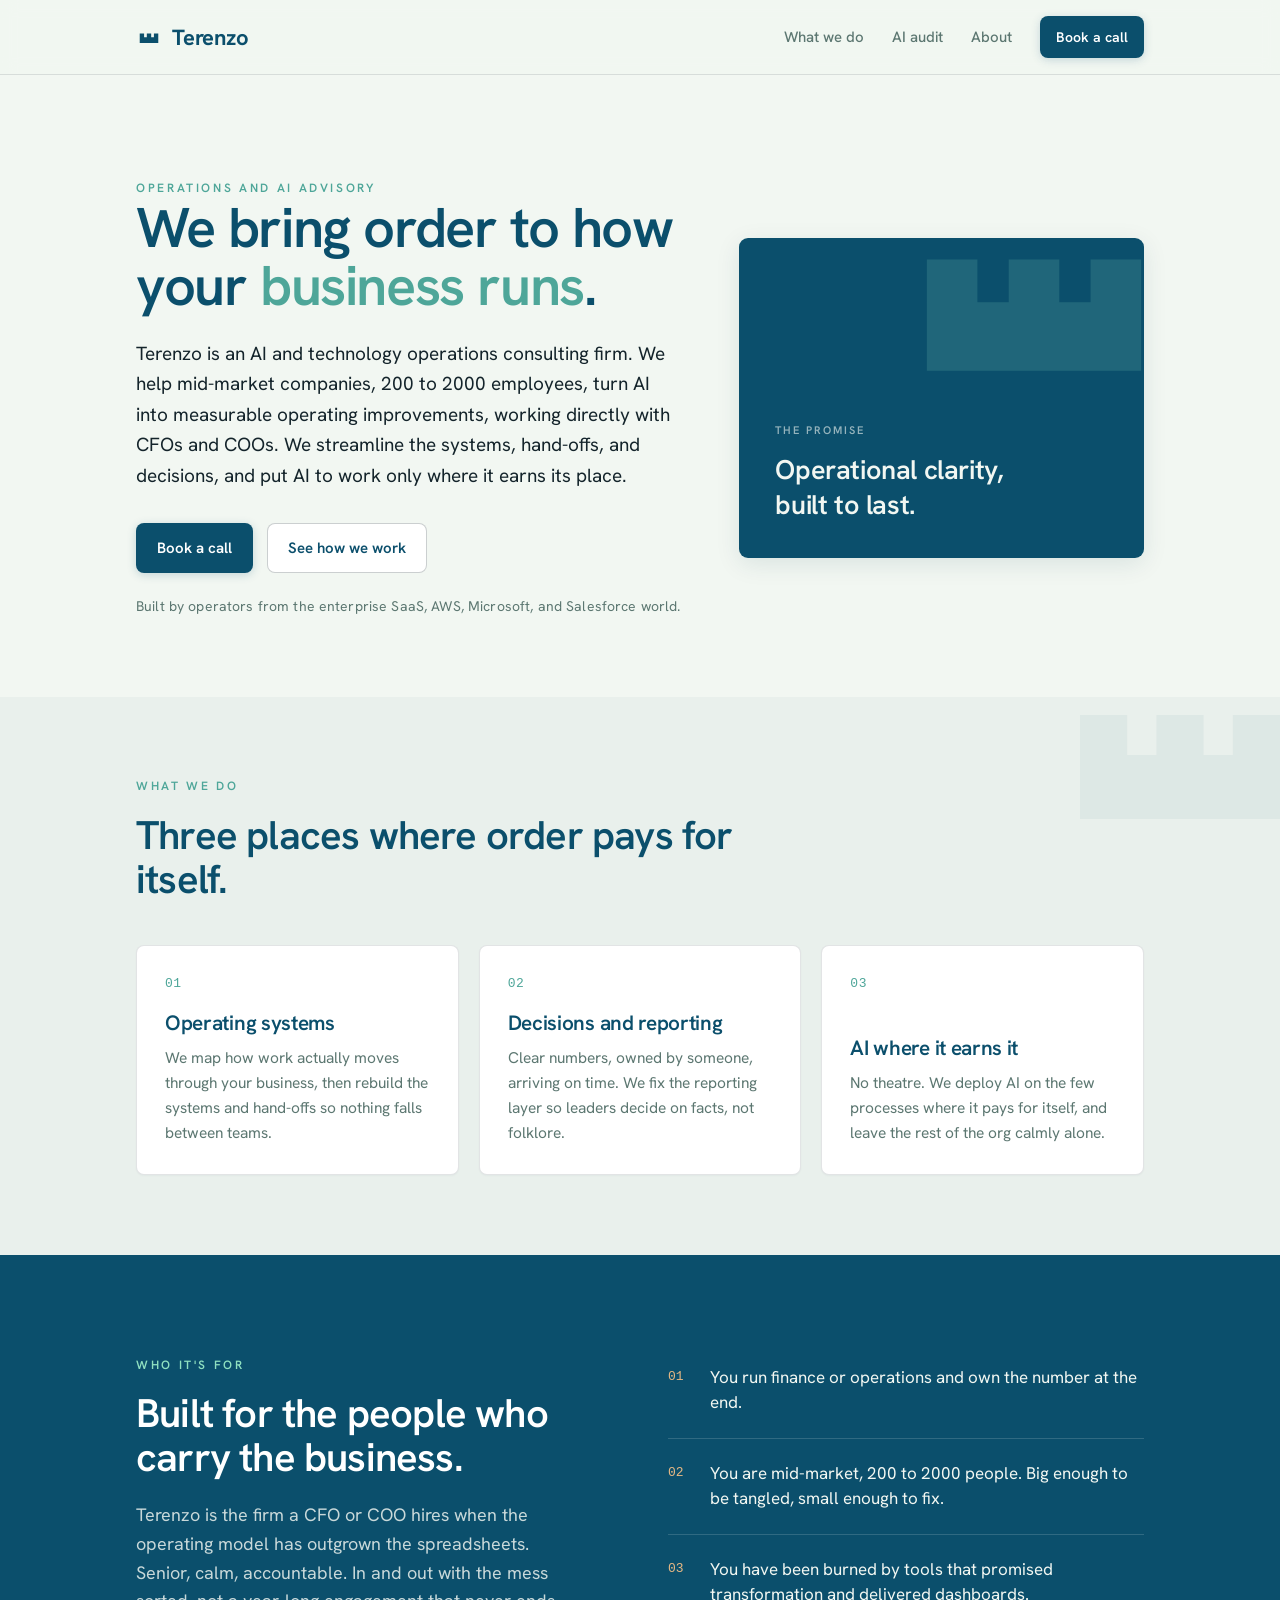
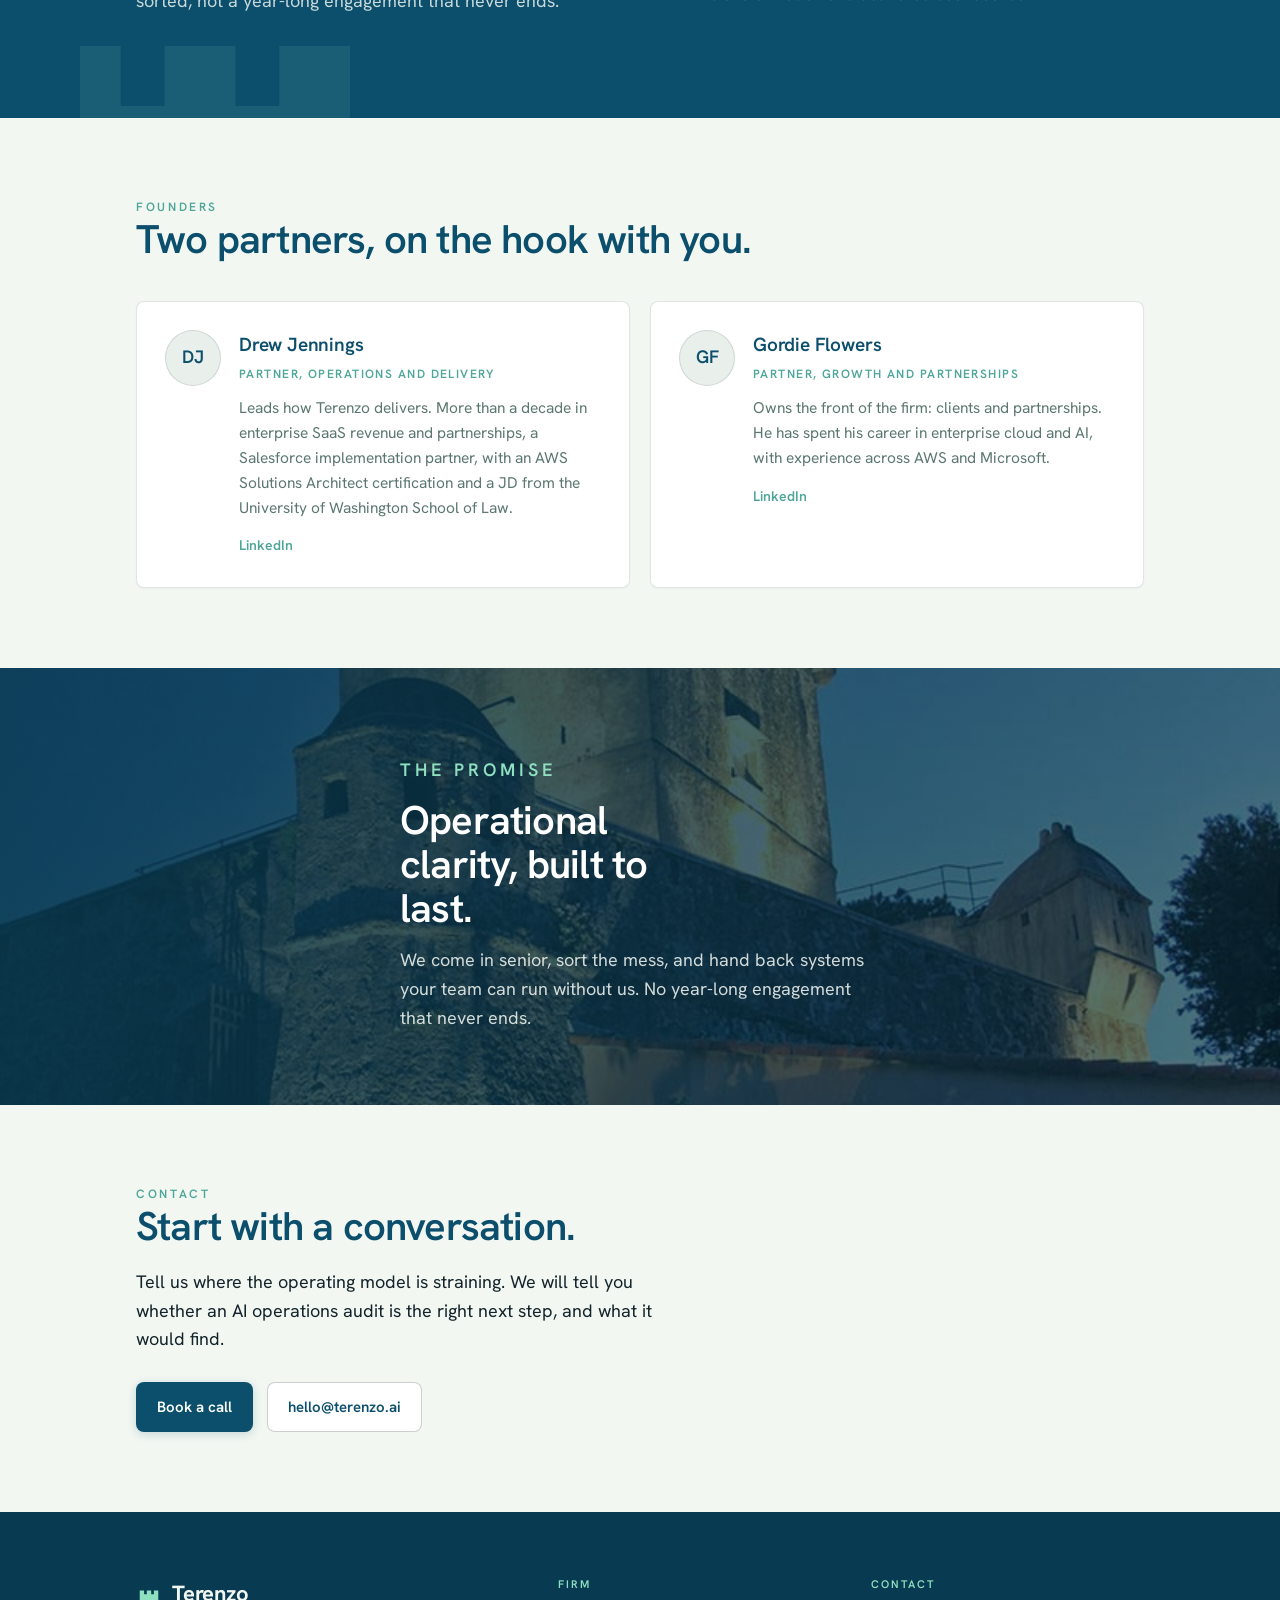
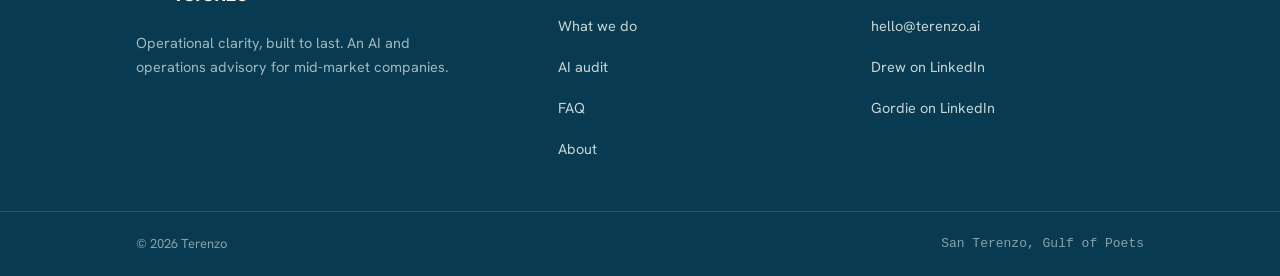
<file: index.html>
<!DOCTYPE html>
<html lang="en">
<head>
<meta charset="UTF-8" />
<meta name="viewport" content="width=device-width, initial-scale=1" />
<title>Terenzo | AI and operations consulting for mid-market companies</title>
<meta name="description" content="Terenzo is an AI and technology operations consulting firm that helps mid-market companies (200 to 2000 employees) turn AI tools into measurable operating improvements, working directly with CFOs and COOs." />
<link rel="canonical" href="https://terenzo.ai/" />
<link rel="icon" type="image/svg+xml" href="assets/terenzo-mark.svg" />
<meta property="og:type" content="website" />
<meta property="og:title" content="Terenzo | AI and operations consulting for mid-market companies" />
<meta property="og:description" content="An AI and operations advisory for mid-market companies. We bring order to how your business runs." />
<meta property="og:url" content="https://terenzo.ai/" />
<meta property="og:image" content="https://terenzo.ai/assets/castello-san-terenzo-best.jpg" />
<link rel="stylesheet" href="styles.css" />
<script type="application/ld+json">
{
  "@context": "https://schema.org",
  "@type": "ProfessionalService",
  "name": "Terenzo",
  "url": "https://terenzo.ai",
  "description": "Terenzo is an AI and technology operations consulting firm that helps mid-market companies (200 to 2000 employees) turn AI tools into measurable operating improvements, working directly with CFOs and COOs.",
  "areaServed": { "@type": "Country", "name": "United States" },
  "founder": [
    { "@type": "Person", "name": "Drew Jennings", "sameAs": ["https://www.linkedin.com/in/drewje/"] },
    { "@type": "Person", "name": "Gordie Flowers", "sameAs": ["https://www.linkedin.com/in/gordieflowers/"] }
  ],
  "serviceType": ["AI operations consulting", "AI audit", "Operations advisory"],
  "knowsAbout": ["AI operations", "operations consulting", "AI audit", "mid-market operations", "CFO", "COO"]
}
</script>
</head>
<body>

<header class="nav">
  <div class="wrap">
    <a class="brand" href="#top" aria-label="Terenzo home">
      <svg class="mark" viewBox="0 0 70 44" fill="currentColor" aria-hidden="true"><path d="M10 38 L10 12 L21.79 12 L21.79 22 L29.10 22 L29.10 12 L40.90 12 L40.90 22 L48.21 22 L48.21 12 L60 12 L60 38 Z"></path></svg>
      <span class="wordmark">Terenzo</span>
    </a>
    <nav>
      <a href="#what">What we do</a>
      <a href="ai-audit.html">AI audit</a>
      <a href="about.html">About</a>
      <a class="btn btn-primary btn-sm" href="#contact">Book a call</a>
    </nav>
  </div>
</header>

<main>
  <!-- Hero -->
  <section id="top" class="wrap hero">
    <div>
      <p class="eyebrow">Operations and AI advisory</p>
      <h1>We bring order to how your <span class="hl">business runs</span>.</h1>
      <p class="lead">Terenzo is an AI and technology operations consulting firm. We help
        mid-market companies, 200 to 2000 employees, turn AI into measurable operating
        improvements, working directly with CFOs and COOs. We streamline the systems,
        hand-offs, and decisions, and put AI to work only where it earns its place.</p>
      <div class="actions">
        <a class="btn btn-primary" href="#contact">Book a call</a>
        <a class="btn btn-secondary" href="#what">See how we work</a>
      </div>
      <p class="cred">Built by operators from the enterprise SaaS, AWS, Microsoft, and Salesforce world.</p>
    </div>
    <aside class="promise">
      <svg class="watermark" viewBox="0 0 70 44" fill="currentColor" aria-hidden="true"><path d="M10 38 L10 12 L21.79 12 L21.79 22 L29.10 22 L29.10 12 L40.90 12 L40.90 22 L48.21 22 L48.21 12 L60 12 L60 38 Z"></path></svg>
      <p class="kicker">The promise</p>
      <p class="line">Operational clarity,<br />built to last.</p>
    </aside>
  </section>

  <!-- What we do -->
  <section id="what" class="tint relative">
    <svg class="wm" style="top:-30px;right:-40px" viewBox="0 0 70 44" fill="currentColor" aria-hidden="true"><path d="M10 38 L10 12 L21.79 12 L21.79 22 L29.10 22 L29.10 12 L40.90 12 L40.90 22 L48.21 22 L48.21 12 L60 12 L60 38 Z"></path></svg>
    <div class="wrap">
      <div class="section-head">
        <p class="eyebrow">What we do</p>
        <h2>Three places where order pays for itself.</h2>
      </div>
      <div class="cards">
        <article class="card">
          <p class="num">01</p>
          <h3>Operating systems</h3>
          <p>We map how work actually moves through your business, then rebuild the systems
            and hand-offs so nothing falls between teams.</p>
        </article>
        <article class="card">
          <p class="num">02</p>
          <h3>Decisions and reporting</h3>
          <p>Clear numbers, owned by someone, arriving on time. We fix the reporting layer so
            leaders decide on facts, not folklore.</p>
        </article>
        <article class="card">
          <p class="num">03</p>
          <h3>AI where it earns it</h3>
          <p>No theatre. We deploy AI on the few processes where it pays for itself, and leave
            the rest of the org calmly alone.</p>
        </article>
      </div>
    </div>
  </section>

  <!-- Who it's for -->
  <section id="who" class="band">
    <div class="wrap inner">
      <svg class="watermark" viewBox="0 0 70 44" fill="currentColor" aria-hidden="true"><path d="M10 38 L10 12 L21.79 12 L21.79 22 L29.10 22 L29.10 12 L40.90 12 L40.90 22 L48.21 22 L48.21 12 L60 12 L60 38 Z"></path></svg>
      <div>
        <p class="eyebrow">Who it's for</p>
        <h2>Built for the people who carry the business.</h2>
        <p class="lead">Terenzo is the firm a CFO or COO hires when the operating model has
          outgrown the spreadsheets. Senior, calm, accountable. In and out with the mess
          sorted, not a year-long engagement that never ends.</p>
      </div>
      <ul class="fits">
        <li><span class="n">01</span><span class="t">You run finance or operations and own the number at the end.</span></li>
        <li><span class="n">02</span><span class="t">You are mid-market, 200 to 2000 people. Big enough to be tangled, small enough to fix.</span></li>
        <li><span class="n">03</span><span class="t">You have been burned by tools that promised transformation and delivered dashboards.</span></li>
      </ul>
    </div>
  </section>

  <!-- Founders -->
  <section id="founders" class="wrap">
    <p class="eyebrow">Founders</p>
    <h2>Two partners, on the hook with you.</h2>
    <div class="people">
      <article class="person">
        <div class="avatar">DJ</div>
        <div>
          <p class="name">Drew Jennings</p>
          <p class="role">Partner, operations and delivery</p>
          <p>Leads how Terenzo delivers. More than a decade in enterprise SaaS revenue and
            partnerships, a Salesforce implementation partner, with an AWS Solutions Architect
            certification and a JD from the University of Washington School of Law.</p>
          <a class="social" href="https://www.linkedin.com/in/drewje/" target="_blank" rel="noopener">LinkedIn</a>
        </div>
      </article>
      <article class="person">
        <div class="avatar">GF</div>
        <div>
          <p class="name">Gordie Flowers</p>
          <p class="role">Partner, growth and partnerships</p>
          <p>Owns the front of the firm: clients and partnerships. He has spent his career in
            enterprise cloud and AI, with experience across AWS and Microsoft.</p>
          <a class="social" href="https://www.linkedin.com/in/gordieflowers/" target="_blank" rel="noopener">LinkedIn</a>
        </div>
      </article>
    </div>
  </section>

  <!-- Photo band: the promise over the San Terenzo castello -->
  <section class="photo-band">
    <img src="assets/castello-san-terenzo-best.jpg" alt="The San Terenzo castello at dusk on the Ligurian coast" />
    <div class="overlay"></div>
    <div class="wrap content">
      <p class="eyebrow">The promise</p>
      <h2>Operational clarity, built to last.</h2>
      <p>We come in senior, sort the mess, and hand back systems your team can run without
        us. No year-long engagement that never ends.</p>
    </div>
  </section>

  <!-- Contact -->
  <section id="contact" class="wrap">
    <div class="contact-inner">
      <p class="eyebrow">Contact</p>
      <h2>Start with a conversation.</h2>
      <p class="lead">Tell us where the operating model is straining. We will tell you whether
        an AI operations audit is the right next step, and what it would find.</p>
      <div class="actions">
        <a class="btn btn-primary" href="mailto:hello@terenzo.ai">Book a call</a>
        <a class="btn btn-secondary" href="mailto:hello@terenzo.ai">hello@terenzo.ai</a>
      </div>
    </div>
  </section>
</main>

<footer class="foot">
  <div class="wrap top">
    <div>
      <a class="brand" href="#top" aria-label="Terenzo home" style="color:var(--paper-100)">
        <svg class="mark" viewBox="0 0 70 44" fill="currentColor" aria-hidden="true" style="color:var(--brand-accent)"><path d="M10 38 L10 12 L21.79 12 L21.79 22 L29.10 22 L29.10 12 L40.90 12 L40.90 22 L48.21 22 L48.21 12 L60 12 L60 38 Z"></path></svg>
        <span class="wordmark">Terenzo</span>
      </a>
      <p class="blurb">Operational clarity, built to last. An AI and operations advisory for
        mid-market companies.</p>
    </div>
    <div>
      <h4>Firm</h4>
      <ul>
        <li><a href="#what">What we do</a></li>
        <li><a href="ai-audit.html">AI audit</a></li>
        <li><a href="faq.html">FAQ</a></li>
        <li><a href="about.html">About</a></li>
      </ul>
    </div>
    <div>
      <h4>Contact</h4>
      <ul>
        <li><a href="mailto:hello@terenzo.ai">hello@terenzo.ai</a></li>
        <li><a href="https://www.linkedin.com/in/drewje/" target="_blank" rel="noopener">Drew on LinkedIn</a></li>
        <li><a href="https://www.linkedin.com/in/gordieflowers/" target="_blank" rel="noopener">Gordie on LinkedIn</a></li>
      </ul>
    </div>
  </div>
  <div class="legal">
    <div class="wrap">
      <span>© 2026 Terenzo</span>
      <span class="mono">San Terenzo, Gulf of Poets</span>
    </div>
  </div>
</footer>

</body>
</html>
</file>
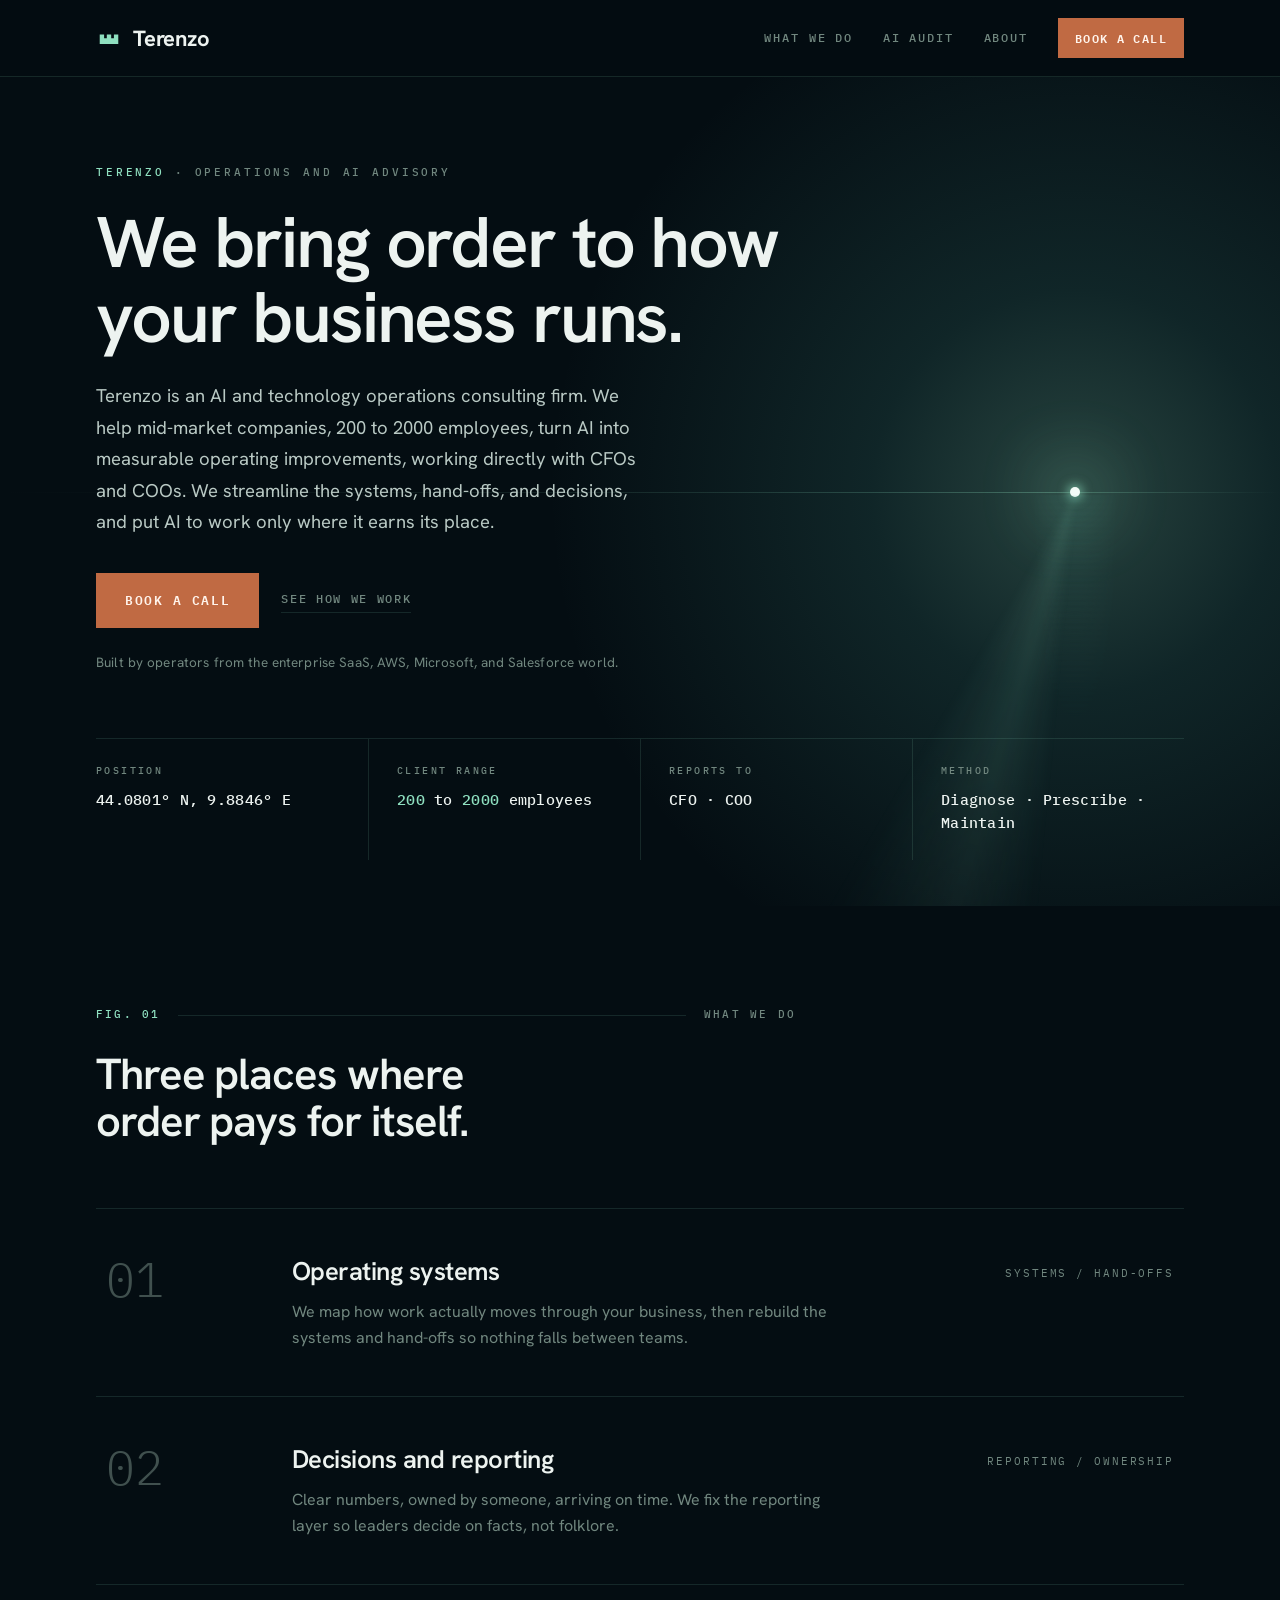
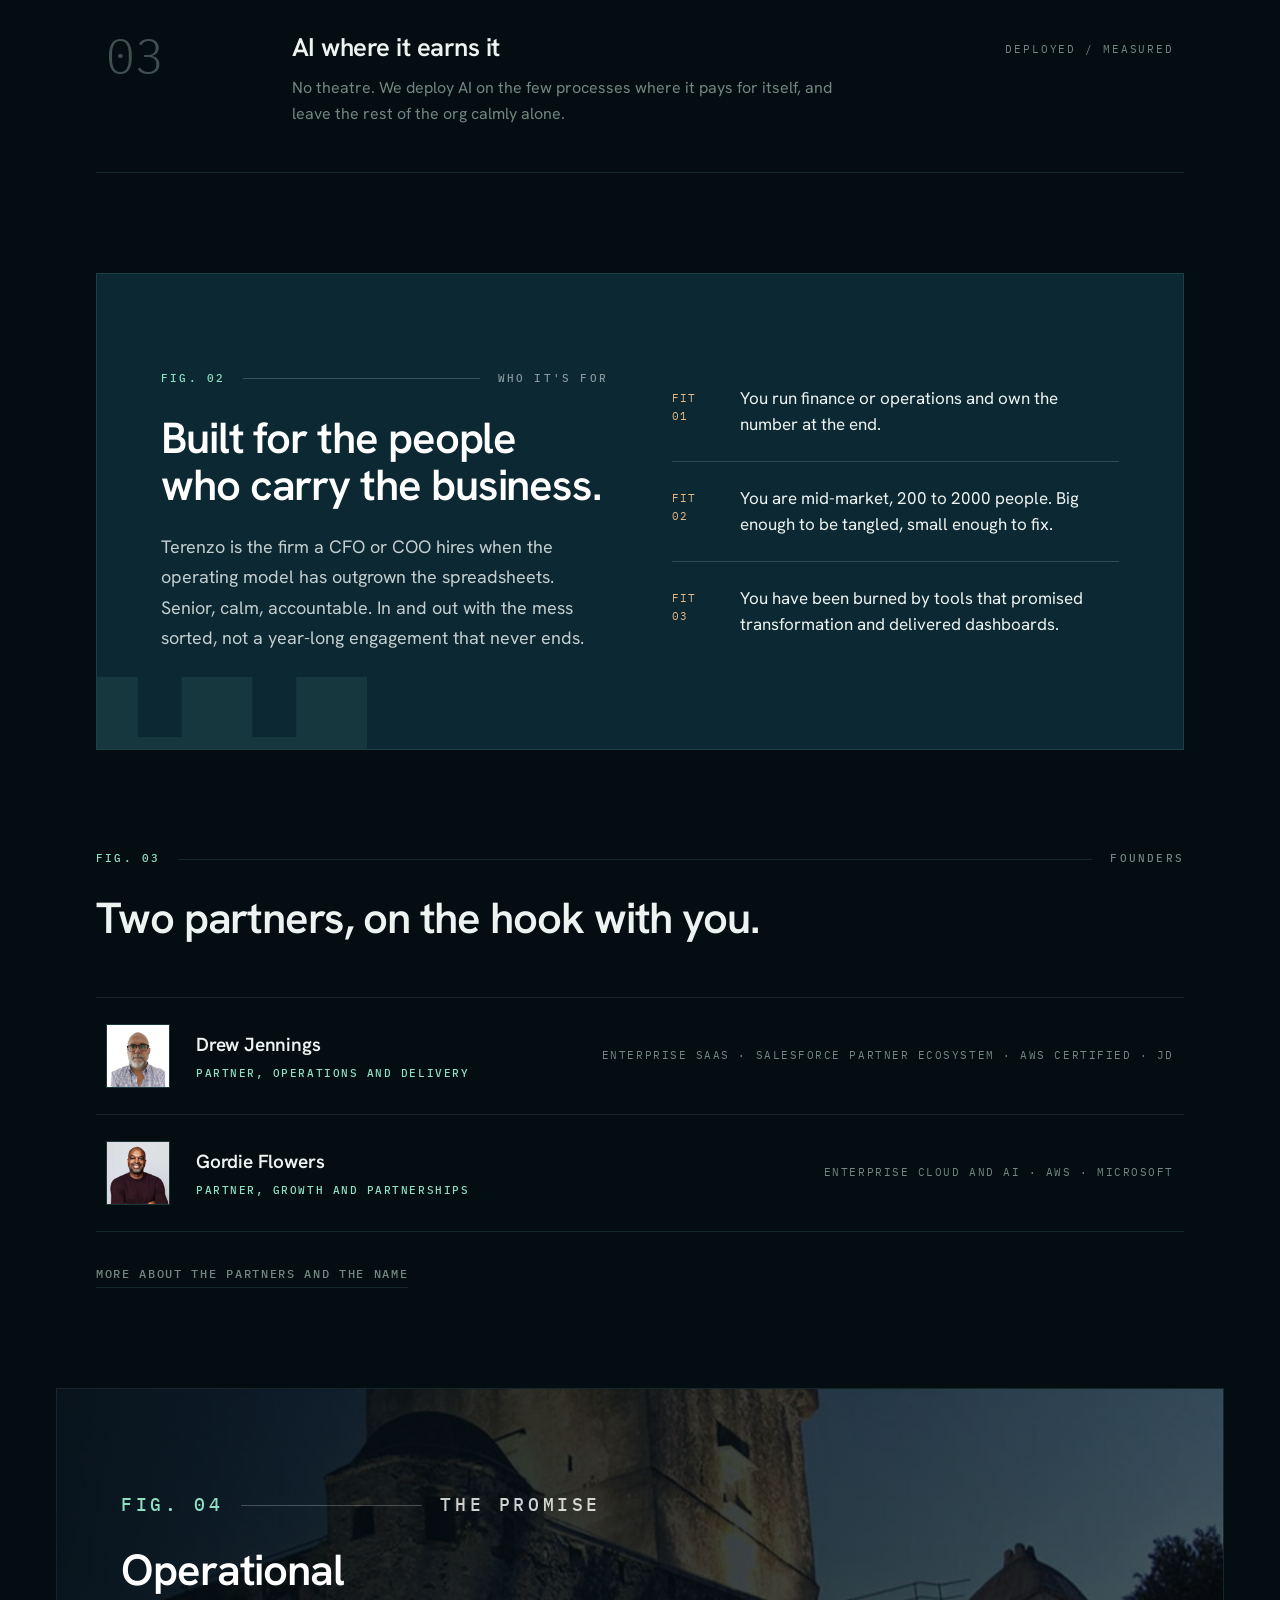
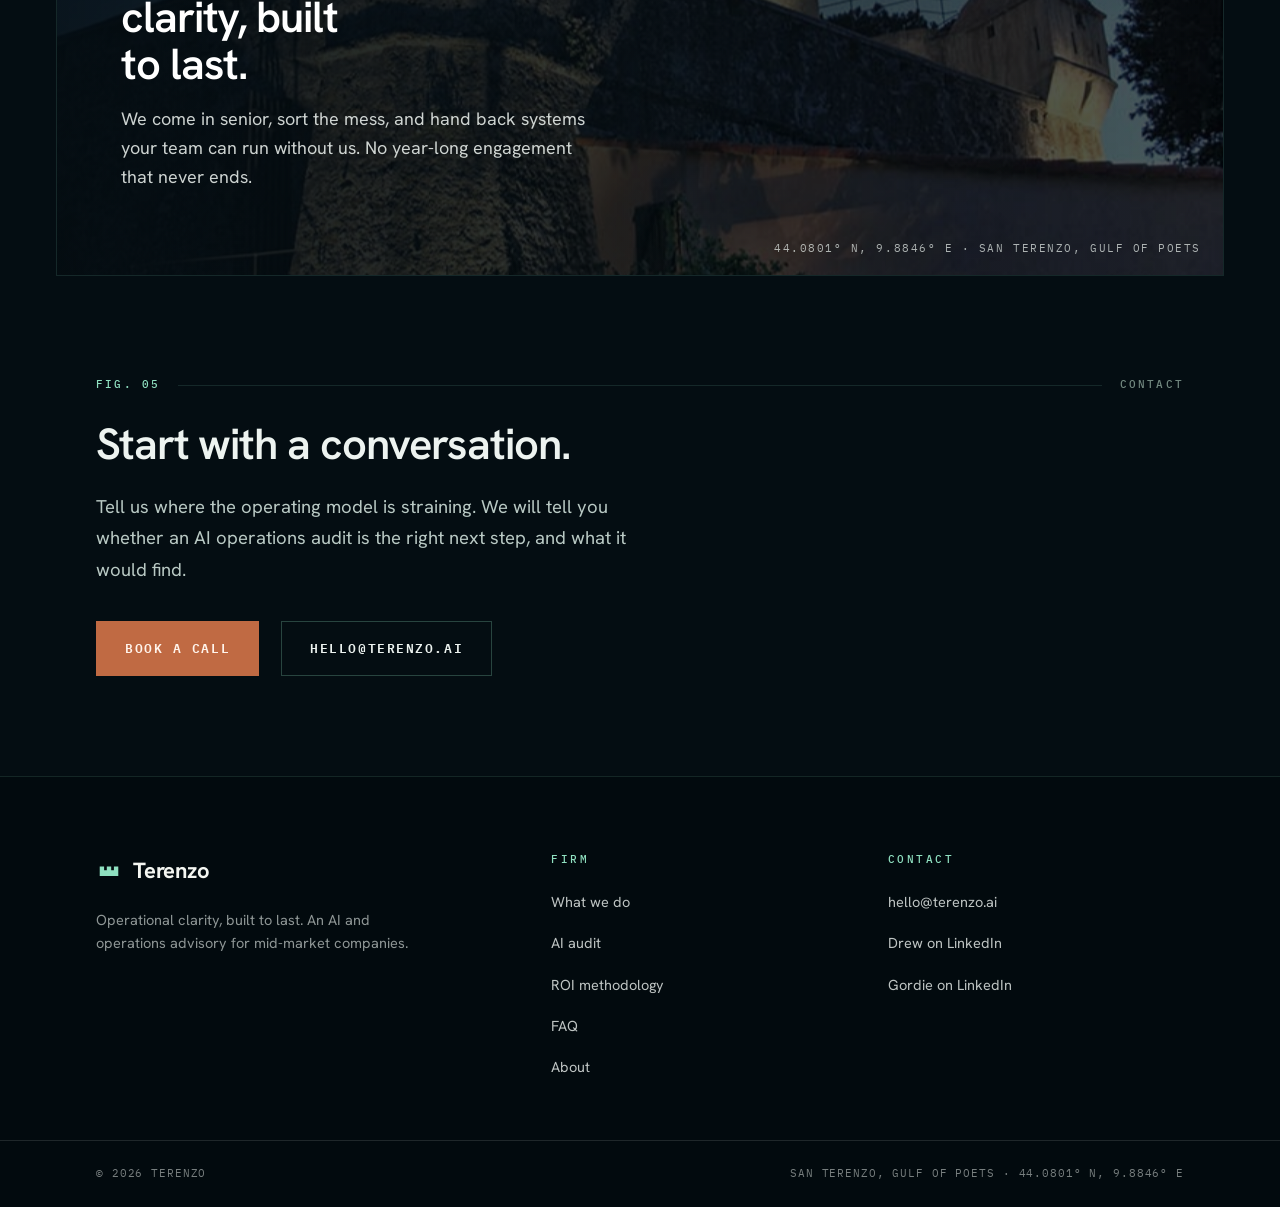
<file: public/index.html>
<!DOCTYPE html>
<html lang="en">
<head>
<meta charset="UTF-8" />
<meta name="viewport" content="width=device-width, initial-scale=1" />
<title>Terenzo | AI and operations consulting for mid-market companies</title>
<meta name="description" content="Terenzo is an AI and technology operations consulting firm for mid-market companies, 200 to 2000 employees, working directly with CFOs and COOs." />
<link rel="canonical" href="https://terenzo.ai/" />
<link rel="icon" type="image/svg+xml" href="assets/terenzo-mark.svg" />
<meta property="og:type" content="website" />
<meta property="og:title" content="Terenzo | AI and operations consulting for mid-market companies" />
<meta property="og:description" content="An AI and operations advisory for mid-market companies. We bring order to how your business runs." />
<meta property="og:url" content="https://terenzo.ai/" />
<meta property="og:image" content="https://terenzo.ai/assets/og-card.png" />
<meta property="og:image:width" content="1200" />
<meta property="og:image:height" content="630" />
<meta name="twitter:card" content="summary_large_image" />
<link rel="preconnect" href="https://fonts.googleapis.com" />
<link rel="preconnect" href="https://fonts.gstatic.com" crossorigin />
<link rel="stylesheet" href="https://fonts.googleapis.com/css2?family=Hanken+Grotesk:wght@400;500;600;700&family=IBM+Plex+Mono:wght@400;500;600&display=swap" />
<link rel="stylesheet" href="styles.css" />
<script type="application/ld+json">
{
  "@context": "https://schema.org",
  "@type": "ProfessionalService",
  "@id": "https://terenzo.ai/#org",
  "name": "Terenzo",
  "url": "https://terenzo.ai",
  "description": "Terenzo is an AI and technology operations consulting firm that helps mid-market companies (200 to 2000 employees) turn AI tools into measurable operating improvements, working directly with CFOs and COOs.",
  "areaServed": { "@type": "Country", "name": "United States" },
  "founder": [
    { "@type": "Person", "name": "Drew Jennings", "sameAs": ["https://www.linkedin.com/in/drewje/"] },
    { "@type": "Person", "name": "Gordie Flowers", "sameAs": ["https://www.linkedin.com/in/gordieflowers/"] }
  ],
  "sameAs": ["https://www.linkedin.com/company/terenzo-ai/"],
  "serviceType": ["AI operations consulting", "AI audit", "Operations advisory"],
  "knowsAbout": ["AI operations", "operations consulting", "AI audit", "mid-market operations", "CFO", "COO"]
}
</script>
<script src="site.js" defer></script>
</head>
<body>

<header class="nav">
  <div class="wrap">
    <a class="brand" href="#top" aria-label="Terenzo home">
      <svg class="mark" viewBox="0 0 70 44" fill="currentColor" aria-hidden="true"><path d="M10 38 L10 12 L21.79 12 L21.79 22 L29.10 22 L29.10 12 L40.90 12 L40.90 22 L48.21 22 L48.21 12 L60 12 L60 38 Z"></path></svg>
      <span class="wordmark">Terenzo</span>
    </a>
    <nav>
      <a href="#what">What we do</a>
      <a href="/ai-audit">AI audit</a>
      <a href="/about">About</a>
      <a class="btn btn-primary btn-sm" href="https://calendly.com/terenzo/30min" target="_blank" rel="noopener">Book a call</a>
    </nav>
  </div>
  <span class="nav-progress" aria-hidden="true"></span>
</header>

<main>
  <!-- Hero: one light in the dark -->
  <section id="top" class="hero">
    <div class="beacon" aria-hidden="true">
      <div class="horizon"></div>
      <div class="lamp">
        <div class="glow"></div>
        <div class="sweep"></div>
        <div class="core"></div>
        <div class="reflection"></div>
      </div>
    </div>
    <div class="content wrap">
      <p class="kicker reveal"><b>Terenzo</b> &middot; Operations and AI advisory</p>
      <h1 class="reveal d1">We bring order to how your business runs.</h1>
      <p class="lead reveal d2">Terenzo is an AI and technology operations consulting firm. We help
        mid-market companies, 200 to 2000 employees, turn AI into measurable operating
        improvements, working directly with CFOs and COOs. We streamline the systems,
        hand-offs, and decisions, and put AI to work only where it earns its place.</p>
      <div class="actions reveal d3">
        <a class="btn btn-primary" href="https://calendly.com/terenzo/30min" target="_blank" rel="noopener">Book a call</a>
        <a class="link-quiet" href="#what">See how we work</a>
      </div>
      <p class="cred reveal d3">Built by operators from the enterprise SaaS, AWS, Microsoft, and Salesforce world.</p>
      <div class="readout reveal d3" role="presentation">
        <div><span class="k">Position</span><span class="v">44.0801&deg; N, 9.8846&deg; E</span></div>
        <div><span class="k">Client range</span><span class="v"><span class="count">200</span> to <span class="count">2000</span> employees</span></div>
        <div><span class="k">Reports to</span><span class="v">CFO &middot; COO</span></div>
        <div><span class="k">Method</span><span class="v">Diagnose &middot; Prescribe &middot; Maintain</span></div>
      </div>
    </div>
  </section>

  <!-- What we do: the ledger -->
  <section id="what">
    <div class="wrap">
      <div class="section-head">
        <p class="station reveal"><span class="no">Fig. 01</span><span class="rule"></span>What we do</p>
        <h2 class="reveal d1">Three places where order pays for itself.</h2>
      </div>
      <ol class="ledger">
        <li class="reveal">
          <span class="ix" aria-hidden="true">01</span>
          <div>
            <h3>Operating systems</h3>
            <p>We map how work actually moves through your business, then rebuild the systems
              and hand-offs so nothing falls between teams.</p>
          </div>
          <span class="coord tag" aria-hidden="true">Systems / Hand-offs</span>
        </li>
        <li class="reveal d1">
          <span class="ix" aria-hidden="true">02</span>
          <div>
            <h3>Decisions and reporting</h3>
            <p>Clear numbers, owned by someone, arriving on time. We fix the reporting layer so
              leaders decide on facts, not folklore.</p>
          </div>
          <span class="coord tag" aria-hidden="true">Reporting / Ownership</span>
        </li>
        <li class="reveal d2">
          <span class="ix" aria-hidden="true">03</span>
          <div>
            <h3>AI where it earns it</h3>
            <p>No theatre. We deploy AI on the few processes where it pays for itself, and leave
              the rest of the org calmly alone.</p>
          </div>
          <span class="coord tag" aria-hidden="true">Deployed / Measured</span>
        </li>
      </ol>
    </div>
  </section>

  <!-- Who it's for: the chart panel -->
  <section id="who" class="panel-dark">
    <div class="wrap">
      <div class="inner reveal">
        <svg class="watermark" viewBox="0 0 70 44" fill="currentColor" aria-hidden="true"><path d="M10 38 L10 12 L21.79 12 L21.79 22 L29.10 22 L29.10 12 L40.90 12 L40.90 22 L48.21 22 L48.21 12 L60 12 L60 38 Z"></path></svg>
        <div>
          <p class="station"><span class="no">Fig. 02</span><span class="rule"></span>Who it's for</p>
          <h2>Built for the people who carry the business.</h2>
          <p class="lead">Terenzo is the firm a CFO or COO hires when the operating model has
            outgrown the spreadsheets. Senior, calm, accountable. In and out with the mess
            sorted, not a year-long engagement that never ends.</p>
        </div>
        <ul class="fits">
          <li><span class="n">FIT 01</span><span class="t">You run finance or operations and own the number at the end.</span></li>
          <li><span class="n">FIT 02</span><span class="t">You are mid-market, 200 to 2000 people. Big enough to be tangled, small enough to fix.</span></li>
          <li><span class="n">FIT 03</span><span class="t">You have been burned by tools that promised transformation and delivered dashboards.</span></li>
        </ul>
      </div>
    </div>
  </section>

  <!-- Founders: compressed roster; full bios live on the About page -->
  <section id="founders">
    <div class="wrap">
      <p class="station reveal"><span class="no">Fig. 03</span><span class="rule"></span>Founders</p>
      <h2 class="reveal d1">Two partners, on the hook with you.</h2>
      <ul class="founders">
        <li class="reveal">
          <img class="avatar" src="assets/drew-jennings.jpg" width="64" height="64" alt="Drew Jennings" />
          <div>
            <p class="name">Drew Jennings</p>
            <p class="role">Partner, operations and delivery</p>
          </div>
          <p class="coord creds">Enterprise SaaS &middot; Salesforce partner ecosystem &middot; AWS certified &middot; JD</p>
        </li>
        <li class="reveal d1">
          <img class="avatar" src="assets/gordie-flowers.jpg" width="64" height="64" alt="Gordie Flowers" />
          <div>
            <p class="name">Gordie Flowers</p>
            <p class="role">Partner, growth and partnerships</p>
          </div>
          <p class="coord creds">Enterprise cloud and AI &middot; AWS &middot; Microsoft</p>
        </li>
      </ul>
      <a class="link-quiet founders-more reveal d2" href="/about">More about the partners and the name</a>
    </div>
  </section>

  <!-- Photo band: the promise over the San Terenzo castello -->
  <section class="photo-band reveal">
    <img src="assets/castello-san-terenzo-best.jpg" data-parallax alt="The San Terenzo castello at dusk on the Ligurian coast" />
    <div class="overlay" aria-hidden="true"></div>
    <div class="content">
      <p class="station"><span class="no">Fig. 04</span><span class="rule"></span>The promise</p>
      <h2>Operational clarity, built to last.</h2>
      <p>We come in senior, sort the mess, and hand back systems your team can run without
        us. No year-long engagement that never ends.</p>
    </div>
    <p class="coord caption" aria-hidden="true">44.0801&deg; N, 9.8846&deg; E &middot; San Terenzo, Gulf of Poets</p>
  </section>

  <!-- Contact -->
  <section id="contact">
    <div class="wrap">
      <div class="contact-inner">
        <p class="station reveal"><span class="no">Fig. 05</span><span class="rule"></span>Contact</p>
        <h2 class="reveal d1">Start with a conversation.</h2>
        <p class="lead reveal d2">Tell us where the operating model is straining. We will tell you whether
          an AI operations audit is the right next step, and what it would find.</p>
        <div class="actions reveal d3">
          <a class="btn btn-primary" href="https://calendly.com/terenzo/30min" target="_blank" rel="noopener">Book a call</a>
          <a class="btn btn-secondary" href="mailto:hello@terenzo.ai">hello@terenzo.ai</a>
        </div>
      </div>
    </div>
  </section>
</main>

<footer class="foot">
  <div class="wrap top">
    <div>
      <a class="brand" href="#top" aria-label="Terenzo home" style="color:var(--paper-100)">
        <svg class="mark" viewBox="0 0 70 44" fill="currentColor" aria-hidden="true" style="color:var(--brand-accent)"><path d="M10 38 L10 12 L21.79 12 L21.79 22 L29.10 22 L29.10 12 L40.90 12 L40.90 22 L48.21 22 L48.21 12 L60 12 L60 38 Z"></path></svg>
        <span class="wordmark">Terenzo</span>
      </a>
      <p class="blurb">Operational clarity, built to last. An AI and operations advisory for
        mid-market companies.</p>
    </div>
    <div>
      <h3>Firm</h3>
      <ul>
        <li><a href="#what">What we do</a></li>
        <li><a href="/ai-audit">AI audit</a></li>
        <li><a href="/roi-methodology">ROI methodology</a></li>
        <li><a href="/faq">FAQ</a></li>
        <li><a href="/about">About</a></li>
      </ul>
    </div>
    <div>
      <h3>Contact</h3>
      <ul>
        <li><a href="mailto:hello@terenzo.ai">hello@terenzo.ai</a></li>
        <li><a href="https://www.linkedin.com/in/drewje/" target="_blank" rel="noopener">Drew on LinkedIn</a></li>
        <li><a href="https://www.linkedin.com/in/gordieflowers/" target="_blank" rel="noopener">Gordie on LinkedIn</a></li>
      </ul>
    </div>
  </div>
  <div class="legal">
    <div class="wrap">
      <span>&copy; 2026 Terenzo</span>
      <span>San Terenzo, Gulf of Poets &middot; 44.0801&deg; N, 9.8846&deg; E</span>
    </div>
  </div>
</footer>

</body>
</html>
</file>
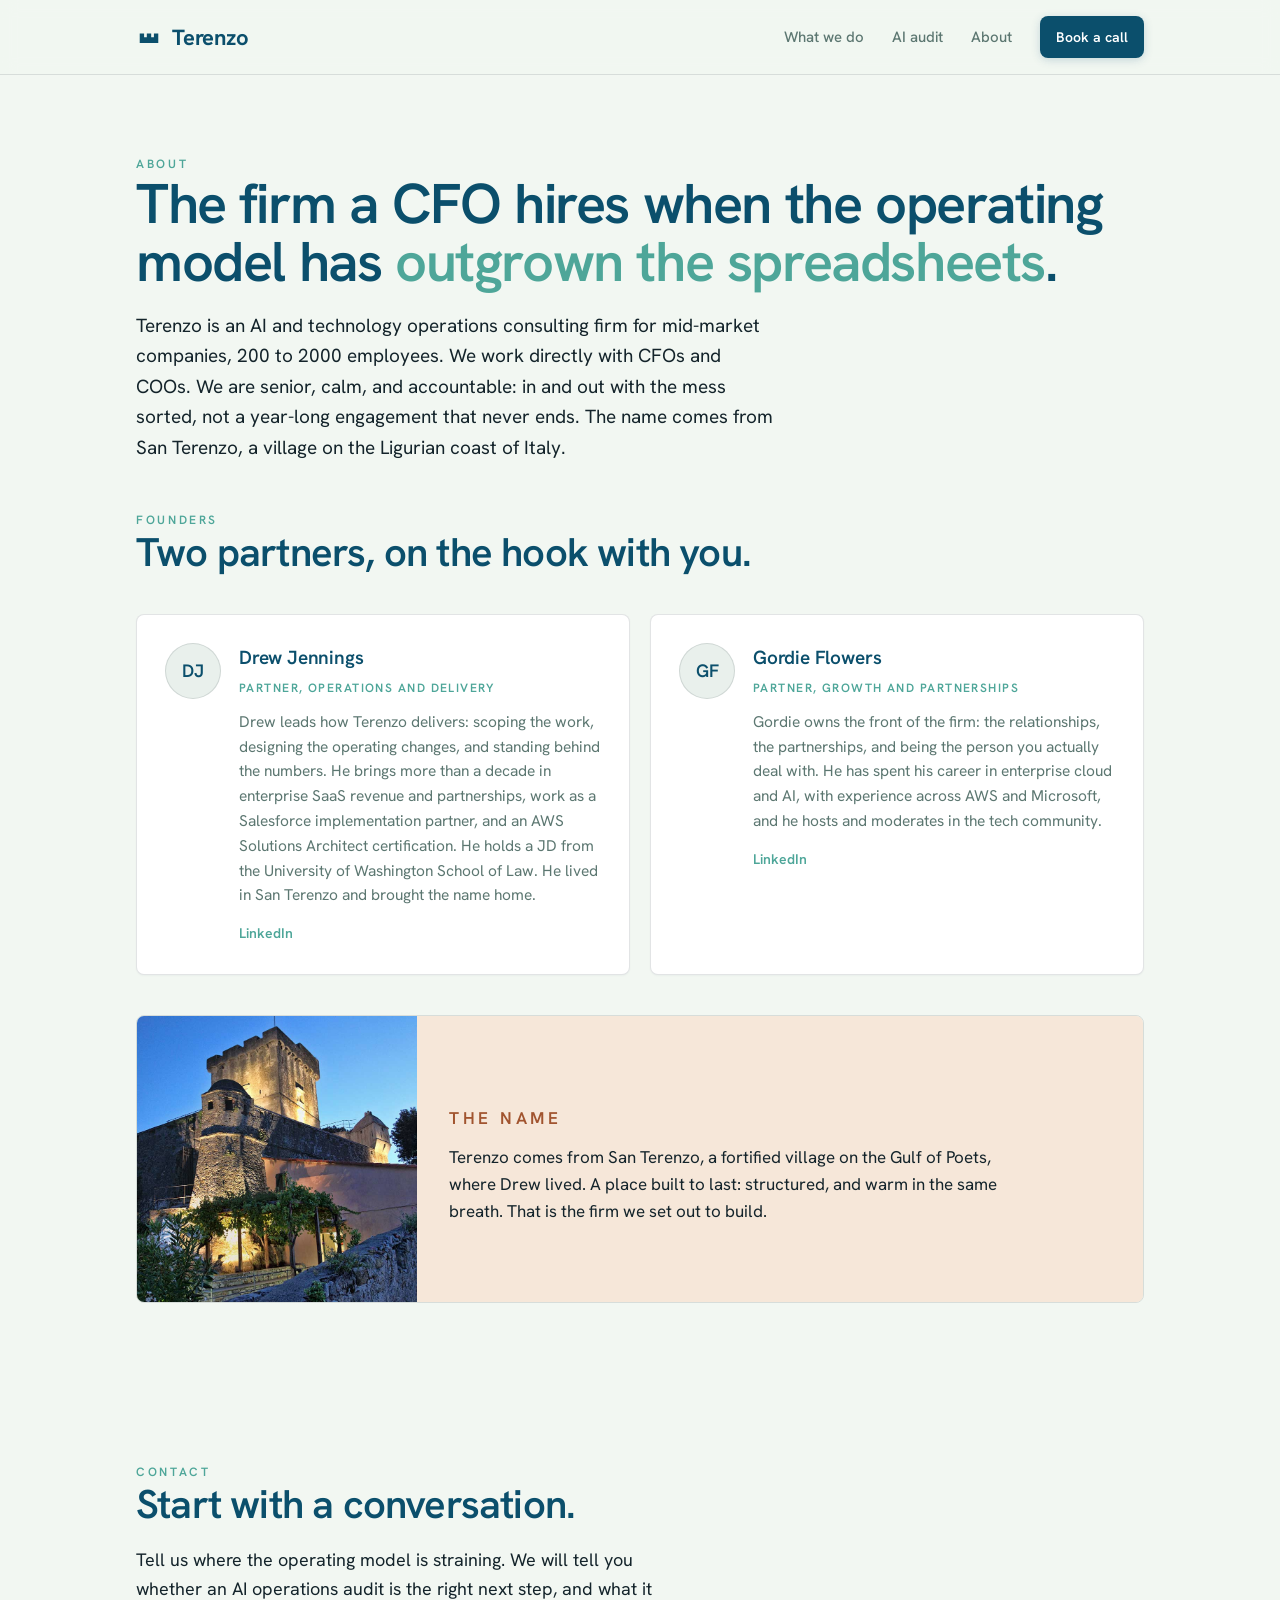
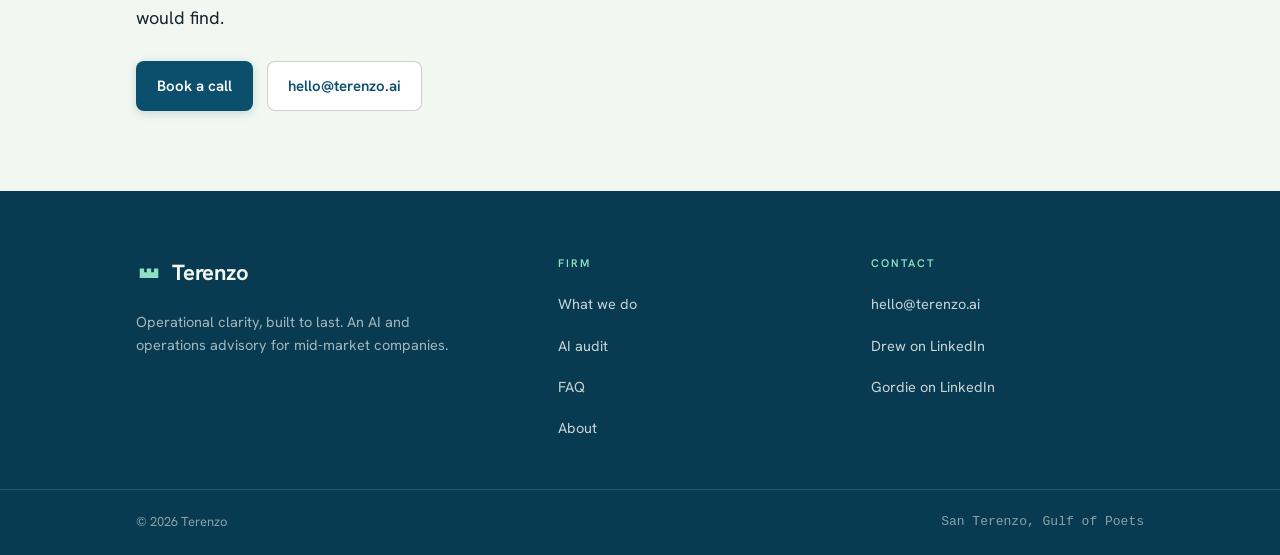
<file: about.html>
<!DOCTYPE html>
<html lang="en">
<head>
<meta charset="UTF-8" />
<meta name="viewport" content="width=device-width, initial-scale=1" />
<title>About Terenzo | Two partners in AI and operations advisory</title>
<meta name="description" content="Terenzo is an AI and operations advisory for mid-market companies, founded by Drew Jennings and Gordie Flowers. The firm a CFO or COO hires when the operating model has outgrown the spreadsheets." />
<link rel="canonical" href="https://terenzo.ai/about.html" />
<link rel="icon" type="image/svg+xml" href="assets/terenzo-mark.svg" />
<meta property="og:type" content="website" />
<meta property="og:title" content="About Terenzo" />
<meta property="og:description" content="Two partners in AI and operations advisory for mid-market companies." />
<meta property="og:url" content="https://terenzo.ai/about.html" />
<meta property="og:image" content="https://terenzo.ai/assets/san-terenzo-castello.jpg" />
<link rel="stylesheet" href="styles.css" />
<script type="application/ld+json">
{
  "@context": "https://schema.org",
  "@graph": [
    {
      "@type": "ProfessionalService",
      "@id": "https://terenzo.ai/#org",
      "name": "Terenzo",
      "url": "https://terenzo.ai",
      "description": "AI and technology operations consulting for mid-market companies (200 to 2000 employees), working directly with CFOs and COOs."
    },
    {
      "@type": "Person",
      "name": "Drew Jennings",
      "jobTitle": "Partner, operations and delivery",
      "worksFor": { "@id": "https://terenzo.ai/#org" },
      "alumniOf": "University of Washington School of Law",
      "sameAs": ["https://www.linkedin.com/in/drewje/"]
    },
    {
      "@type": "Person",
      "name": "Gordie Flowers",
      "jobTitle": "Partner, growth and partnerships",
      "worksFor": { "@id": "https://terenzo.ai/#org" },
      "sameAs": ["https://www.linkedin.com/in/gordieflowers/"]
    }
  ]
}
</script>
</head>
<body>

<header class="nav">
  <div class="wrap">
    <a class="brand" href="index.html" aria-label="Terenzo home">
      <svg class="mark" viewBox="0 0 70 44" fill="currentColor" aria-hidden="true"><path d="M10 38 L10 12 L21.79 12 L21.79 22 L29.10 22 L29.10 12 L40.90 12 L40.90 22 L48.21 22 L48.21 12 L60 12 L60 38 Z"></path></svg>
      <span class="wordmark">Terenzo</span>
    </a>
    <nav>
      <a href="index.html#what">What we do</a>
      <a href="ai-audit.html">AI audit</a>
      <a href="about.html">About</a>
      <a class="btn btn-primary btn-sm" href="index.html#contact">Book a call</a>
    </nav>
  </div>
</header>

<main>
  <section class="wrap page-hero">
    <p class="eyebrow">About</p>
    <h1>The firm a CFO hires when the operating model has <span class="hl">outgrown the spreadsheets</span>.</h1>
    <p class="lead">Terenzo is an AI and technology operations consulting firm for mid-market
      companies, 200 to 2000 employees. We work directly with CFOs and COOs. We are senior,
      calm, and accountable: in and out with the mess sorted, not a year-long engagement that
      never ends. The name comes from San Terenzo, a village on the Ligurian coast of Italy.</p>
  </section>

  <section class="wrap" style="padding-top:24px">
    <p class="eyebrow">Founders</p>
    <h2>Two partners, on the hook with you.</h2>
    <div class="people">
      <article class="person">
        <div class="avatar">DJ</div>
        <div>
          <p class="name">Drew Jennings</p>
          <p class="role">Partner, operations and delivery</p>
          <p>Drew leads how Terenzo delivers: scoping the work, designing the operating
            changes, and standing behind the numbers. He brings more than a decade in
            enterprise SaaS revenue and partnerships, work as a Salesforce implementation
            partner, and an AWS Solutions Architect certification. He holds a JD from the
            University of Washington School of Law. He lived in San Terenzo and brought the
            name home.</p>
          <a class="social" href="https://www.linkedin.com/in/drewje/" target="_blank" rel="noopener">LinkedIn</a>
        </div>
      </article>
      <article class="person">
        <div class="avatar">GF</div>
        <div>
          <p class="name">Gordie Flowers</p>
          <p class="role">Partner, growth and partnerships</p>
          <p>Gordie owns the front of the firm: the relationships, the partnerships, and
            being the person you actually deal with. He has spent his career in enterprise
            cloud and AI, with experience across AWS and Microsoft, and he hosts and moderates
            in the tech community.</p>
          <a class="social" href="https://www.linkedin.com/in/gordieflowers/" target="_blank" rel="noopener">LinkedIn</a>
        </div>
      </article>
    </div>
    <div class="origin">
      <img src="assets/castello-san-terenzo-best.jpg" alt="The San Terenzo castello at dusk on the Ligurian coast" />
      <div class="note">
        <p class="eyebrow">The name</p>
        <p>Terenzo comes from San Terenzo, a fortified village on the Gulf of Poets, where
          Drew lived. A place built to last: structured, and warm in the same breath. That is
          the firm we set out to build.</p>
      </div>
    </div>
  </section>

  <section class="wrap">
    <div class="contact-inner">
      <p class="eyebrow">Contact</p>
      <h2>Start with a conversation.</h2>
      <p class="lead">Tell us where the operating model is straining. We will tell you whether
        an AI operations audit is the right next step, and what it would find.</p>
      <div class="actions">
        <a class="btn btn-primary" href="mailto:hello@terenzo.ai">Book a call</a>
        <a class="btn btn-secondary" href="mailto:hello@terenzo.ai">hello@terenzo.ai</a>
      </div>
    </div>
  </section>
</main>

<footer class="foot">
  <div class="wrap top">
    <div>
      <a class="brand" href="index.html" aria-label="Terenzo home" style="color:var(--paper-100)">
        <svg class="mark" viewBox="0 0 70 44" fill="currentColor" aria-hidden="true" style="color:var(--brand-accent)"><path d="M10 38 L10 12 L21.79 12 L21.79 22 L29.10 22 L29.10 12 L40.90 12 L40.90 22 L48.21 22 L48.21 12 L60 12 L60 38 Z"></path></svg>
        <span class="wordmark">Terenzo</span>
      </a>
      <p class="blurb">Operational clarity, built to last. An AI and operations advisory for
        mid-market companies.</p>
    </div>
    <div>
      <h4>Firm</h4>
      <ul>
        <li><a href="index.html#what">What we do</a></li>
        <li><a href="ai-audit.html">AI audit</a></li>
        <li><a href="faq.html">FAQ</a></li>
        <li><a href="about.html">About</a></li>
      </ul>
    </div>
    <div>
      <h4>Contact</h4>
      <ul>
        <li><a href="mailto:hello@terenzo.ai">hello@terenzo.ai</a></li>
        <li><a href="https://www.linkedin.com/in/drewje/" target="_blank" rel="noopener">Drew on LinkedIn</a></li>
        <li><a href="https://www.linkedin.com/in/gordieflowers/" target="_blank" rel="noopener">Gordie on LinkedIn</a></li>
      </ul>
    </div>
  </div>
  <div class="legal">
    <div class="wrap">
      <span>© 2026 Terenzo</span>
      <span class="mono">San Terenzo, Gulf of Poets</span>
    </div>
  </div>
</footer>

</body>
</html>
</file>
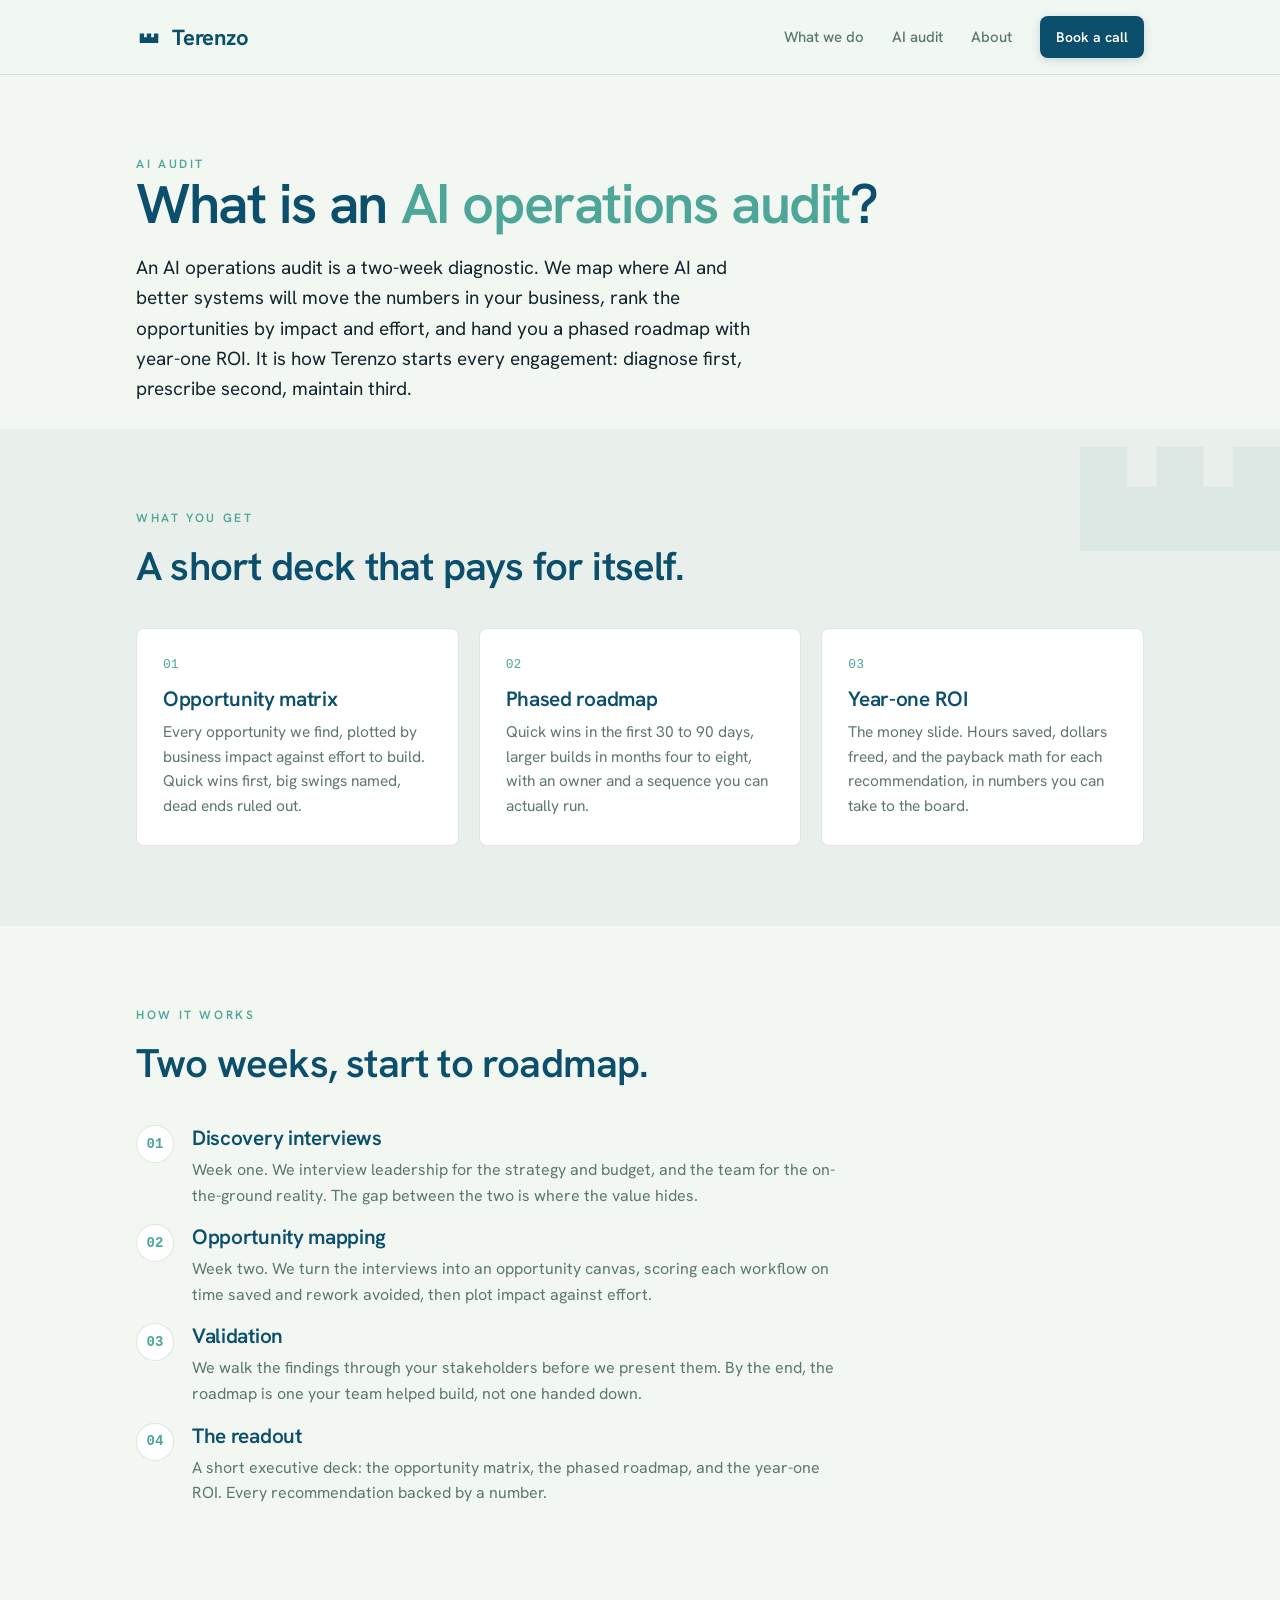
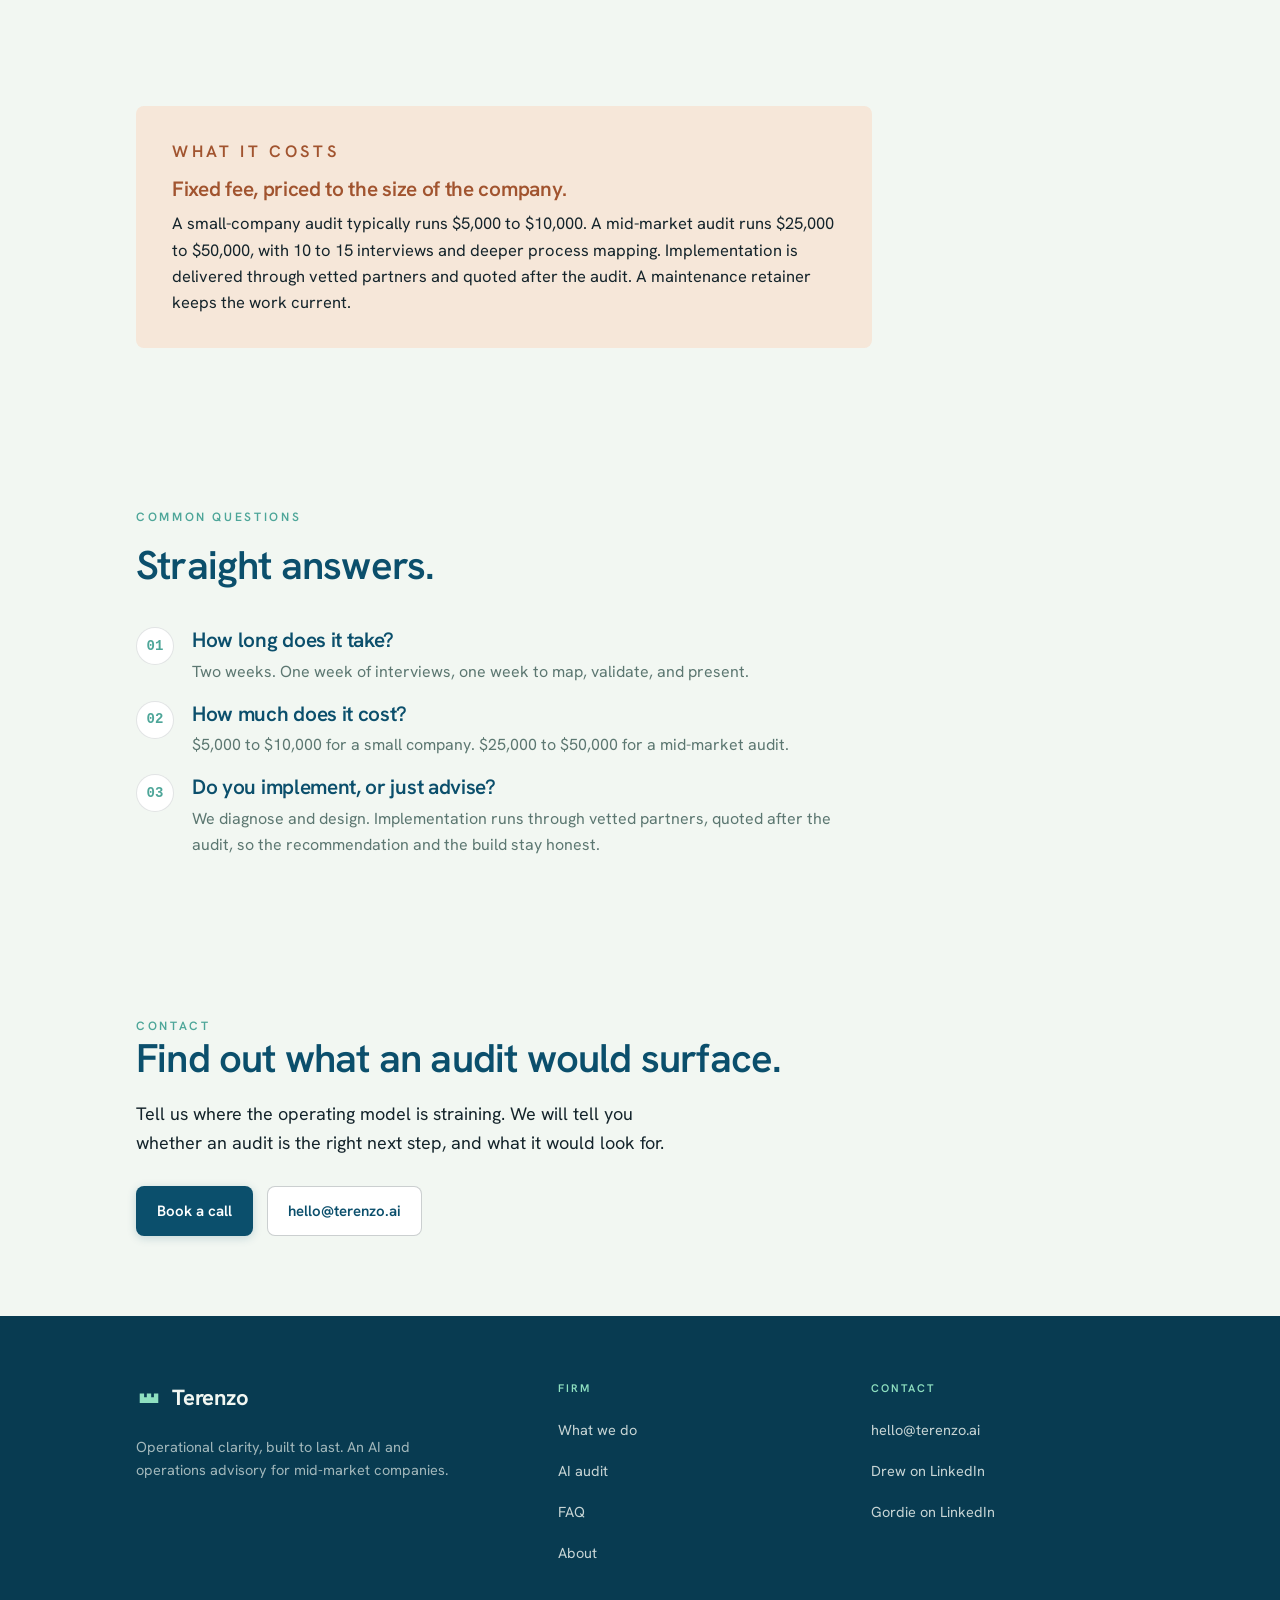
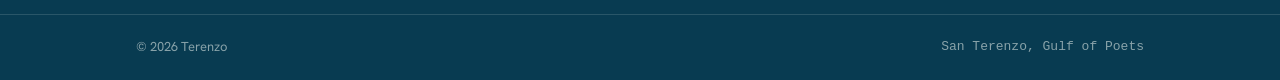
<file: ai-audit.html>
<!DOCTYPE html>
<html lang="en">
<head>
<meta charset="UTF-8" />
<meta name="viewport" content="width=device-width, initial-scale=1" />
<title>What is an AI operations audit? | Terenzo</title>
<meta name="description" content="An AI operations audit is a two-week diagnostic that maps where AI and better systems will move the numbers, ranks the opportunities by impact and effort, and hands you a phased roadmap with year-one ROI. Terenzo runs it for mid-market companies." />
<link rel="canonical" href="https://terenzo.ai/ai-audit.html" />
<link rel="icon" type="image/svg+xml" href="assets/terenzo-mark.svg" />
<meta property="og:type" content="website" />
<meta property="og:title" content="What is an AI operations audit? | Terenzo" />
<meta property="og:description" content="A two-week diagnostic that ranks AI and systems opportunities by impact and effort, with a phased roadmap and year-one ROI." />
<meta property="og:url" content="https://terenzo.ai/ai-audit.html" />
<meta property="og:image" content="https://terenzo.ai/assets/castello-san-terenzo-best.jpg" />
<link rel="stylesheet" href="styles.css" />
<script type="application/ld+json">
{
  "@context": "https://schema.org",
  "@type": "Service",
  "serviceType": "AI operations audit",
  "name": "AI operations audit",
  "provider": { "@type": "ProfessionalService", "name": "Terenzo", "url": "https://terenzo.ai" },
  "areaServed": { "@type": "Country", "name": "United States" },
  "description": "A two-week diagnostic that maps where AI and better systems will move the numbers in a mid-market company, ranks the opportunities by impact and effort, and delivers a phased roadmap with year-one ROI.",
  "offers": { "@type": "Offer", "priceCurrency": "USD", "priceSpecification": { "@type": "PriceSpecification", "minPrice": 5000, "maxPrice": 50000, "priceCurrency": "USD" } }
}
</script>
<script type="application/ld+json">
{
  "@context": "https://schema.org",
  "@type": "FAQPage",
  "mainEntity": [
    {
      "@type": "Question",
      "name": "How long does an AI operations audit take?",
      "acceptedAnswer": { "@type": "Answer", "text": "Two weeks. One week of interviews, then one week to map the opportunities, validate them with your team, and present the roadmap." }
    },
    {
      "@type": "Question",
      "name": "How much does an AI operations audit cost?",
      "acceptedAnswer": { "@type": "Answer", "text": "A small-company audit typically runs 5,000 to 10,000 dollars. A mid-market audit runs 25,000 to 50,000 dollars, with 10 to 15 interviews and deeper process mapping." }
    },
    {
      "@type": "Question",
      "name": "What do we get at the end of the audit?",
      "acceptedAnswer": { "@type": "Answer", "text": "A short executive deck: an opportunity matrix ranked by impact and effort, a phased roadmap, and a year-one ROI summary. Implementation is delivered through vetted partners." }
    }
  ]
}
</script>
</head>
<body>

<header class="nav">
  <div class="wrap">
    <a class="brand" href="index.html" aria-label="Terenzo home">
      <svg class="mark" viewBox="0 0 70 44" fill="currentColor" aria-hidden="true"><path d="M10 38 L10 12 L21.79 12 L21.79 22 L29.10 22 L29.10 12 L40.90 12 L40.90 22 L48.21 22 L48.21 12 L60 12 L60 38 Z"></path></svg>
      <span class="wordmark">Terenzo</span>
    </a>
    <nav>
      <a href="index.html#what">What we do</a>
      <a href="ai-audit.html">AI audit</a>
      <a href="about.html">About</a>
      <a class="btn btn-primary btn-sm" href="index.html#contact">Book a call</a>
    </nav>
  </div>
</header>

<main>
  <section class="wrap page-hero">
    <p class="eyebrow">AI audit</p>
    <h1>What is an <span class="hl">AI operations audit</span>?</h1>
    <p class="lead">An AI operations audit is a two-week diagnostic. We map where AI and better
      systems will move the numbers in your business, rank the opportunities by impact and
      effort, and hand you a phased roadmap with year-one ROI. It is how Terenzo starts every
      engagement: diagnose first, prescribe second, maintain third.</p>
  </section>

  <section id="deliver" class="tint relative">
    <svg class="wm" style="top:-30px;right:-40px" viewBox="0 0 70 44" fill="currentColor" aria-hidden="true"><path d="M10 38 L10 12 L21.79 12 L21.79 22 L29.10 22 L29.10 12 L40.90 12 L40.90 22 L48.21 22 L48.21 12 L60 12 L60 38 Z"></path></svg>
    <div class="wrap">
      <div class="section-head">
        <p class="eyebrow">What you get</p>
        <h2>A short deck that pays for itself.</h2>
      </div>
      <div class="features">
        <div class="feature">
          <p class="num">01</p>
          <h3>Opportunity matrix</h3>
          <p>Every opportunity we find, plotted by business impact against effort to build.
            Quick wins first, big swings named, dead ends ruled out.</p>
        </div>
        <div class="feature">
          <p class="num">02</p>
          <h3>Phased roadmap</h3>
          <p>Quick wins in the first 30 to 90 days, larger builds in months four to eight,
            with an owner and a sequence you can actually run.</p>
        </div>
        <div class="feature">
          <p class="num">03</p>
          <h3>Year-one ROI</h3>
          <p>The money slide. Hours saved, dollars freed, and the payback math for each
            recommendation, in numbers you can take to the board.</p>
        </div>
      </div>
    </div>
  </section>

  <section class="wrap">
    <div class="section-head">
      <p class="eyebrow">How it works</p>
      <h2>Two weeks, start to roadmap.</h2>
    </div>
    <ol class="steps">
      <li>
        <h3>Discovery interviews</h3>
        <p>Week one. We interview leadership for the strategy and budget, and the team for
          the on-the-ground reality. The gap between the two is where the value hides.</p>
      </li>
      <li>
        <h3>Opportunity mapping</h3>
        <p>Week two. We turn the interviews into an opportunity canvas, scoring each workflow
          on time saved and rework avoided, then plot impact against effort.</p>
      </li>
      <li>
        <h3>Validation</h3>
        <p>We walk the findings through your stakeholders before we present them. By the end,
          the roadmap is one your team helped build, not one handed down.</p>
      </li>
      <li>
        <h3>The readout</h3>
        <p>A short executive deck: the opportunity matrix, the phased roadmap, and the
          year-one ROI. Every recommendation backed by a number.</p>
      </li>
    </ol>
  </section>

  <section class="wrap">
    <div class="aside-warm">
      <p class="eyebrow">What it costs</p>
      <h3>Fixed fee, priced to the size of the company.</h3>
      <p>A small-company audit typically runs $5,000 to $10,000. A mid-market audit runs
        $25,000 to $50,000, with 10 to 15 interviews and deeper process mapping.
        Implementation is delivered through vetted partners and quoted after the audit. A
        maintenance retainer keeps the work current.</p>
    </div>
  </section>

  <section class="wrap">
    <div class="section-head">
      <p class="eyebrow">Common questions</p>
      <h2>Straight answers.</h2>
    </div>
    <ol class="steps">
      <li>
        <h3>How long does it take?</h3>
        <p>Two weeks. One week of interviews, one week to map, validate, and present.</p>
      </li>
      <li>
        <h3>How much does it cost?</h3>
        <p>$5,000 to $10,000 for a small company. $25,000 to $50,000 for a mid-market audit.</p>
      </li>
      <li>
        <h3>Do you implement, or just advise?</h3>
        <p>We diagnose and design. Implementation runs through vetted partners, quoted after
          the audit, so the recommendation and the build stay honest.</p>
      </li>
    </ol>
  </section>

  <section class="wrap">
    <div class="contact-inner">
      <p class="eyebrow">Contact</p>
      <h2>Find out what an audit would surface.</h2>
      <p class="lead">Tell us where the operating model is straining. We will tell you whether
        an audit is the right next step, and what it would look for.</p>
      <div class="actions">
        <a class="btn btn-primary" href="mailto:hello@terenzo.ai">Book a call</a>
        <a class="btn btn-secondary" href="mailto:hello@terenzo.ai">hello@terenzo.ai</a>
      </div>
    </div>
  </section>
</main>

<footer class="foot">
  <div class="wrap top">
    <div>
      <a class="brand" href="index.html" aria-label="Terenzo home" style="color:var(--paper-100)">
        <svg class="mark" viewBox="0 0 70 44" fill="currentColor" aria-hidden="true" style="color:var(--brand-accent)"><path d="M10 38 L10 12 L21.79 12 L21.79 22 L29.10 22 L29.10 12 L40.90 12 L40.90 22 L48.21 22 L48.21 12 L60 12 L60 38 Z"></path></svg>
        <span class="wordmark">Terenzo</span>
      </a>
      <p class="blurb">Operational clarity, built to last. An AI and operations advisory for
        mid-market companies.</p>
    </div>
    <div>
      <h4>Firm</h4>
      <ul>
        <li><a href="index.html#what">What we do</a></li>
        <li><a href="ai-audit.html">AI audit</a></li>
        <li><a href="faq.html">FAQ</a></li>
        <li><a href="about.html">About</a></li>
      </ul>
    </div>
    <div>
      <h4>Contact</h4>
      <ul>
        <li><a href="mailto:hello@terenzo.ai">hello@terenzo.ai</a></li>
        <li><a href="https://www.linkedin.com/in/drewje/" target="_blank" rel="noopener">Drew on LinkedIn</a></li>
        <li><a href="https://www.linkedin.com/in/gordieflowers/" target="_blank" rel="noopener">Gordie on LinkedIn</a></li>
      </ul>
    </div>
  </div>
  <div class="legal">
    <div class="wrap">
      <span>© 2026 Terenzo</span>
      <span class="mono">San Terenzo, Gulf of Poets</span>
    </div>
  </div>
</footer>

</body>
</html>
</file>
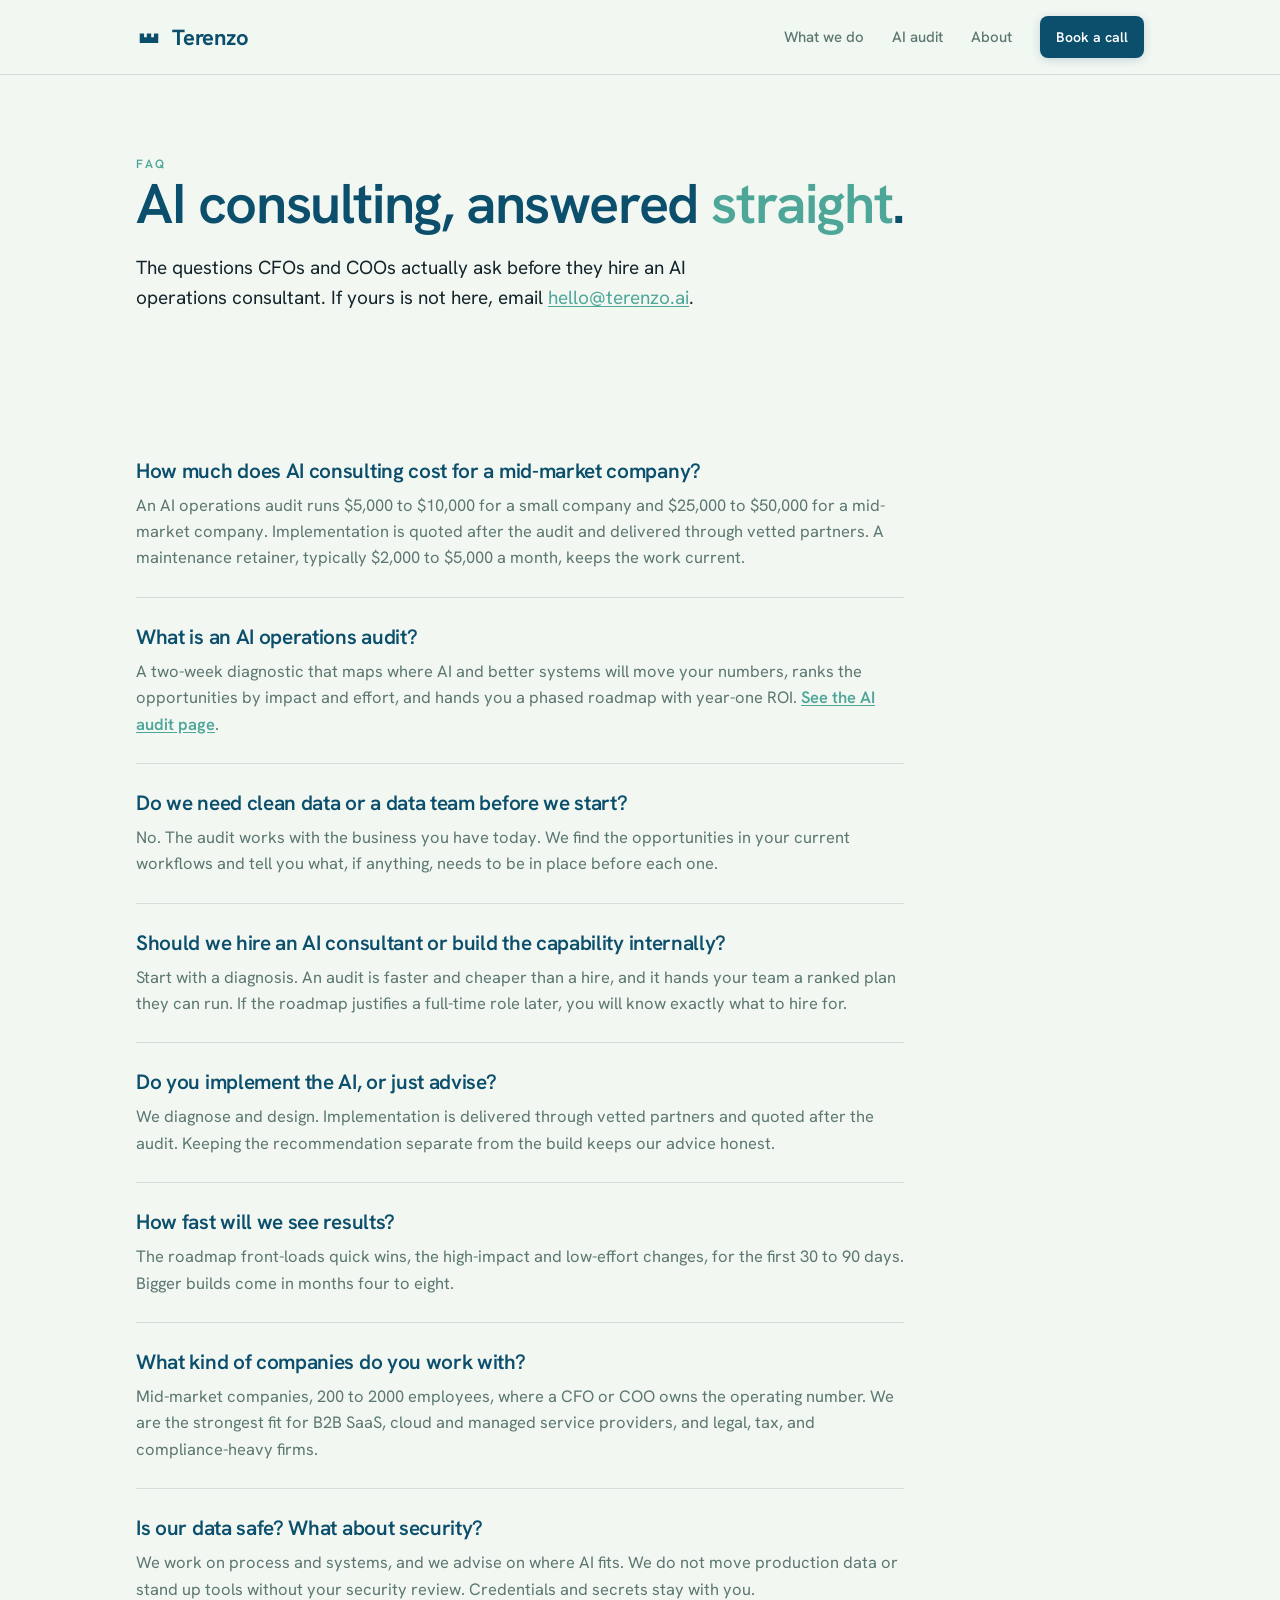
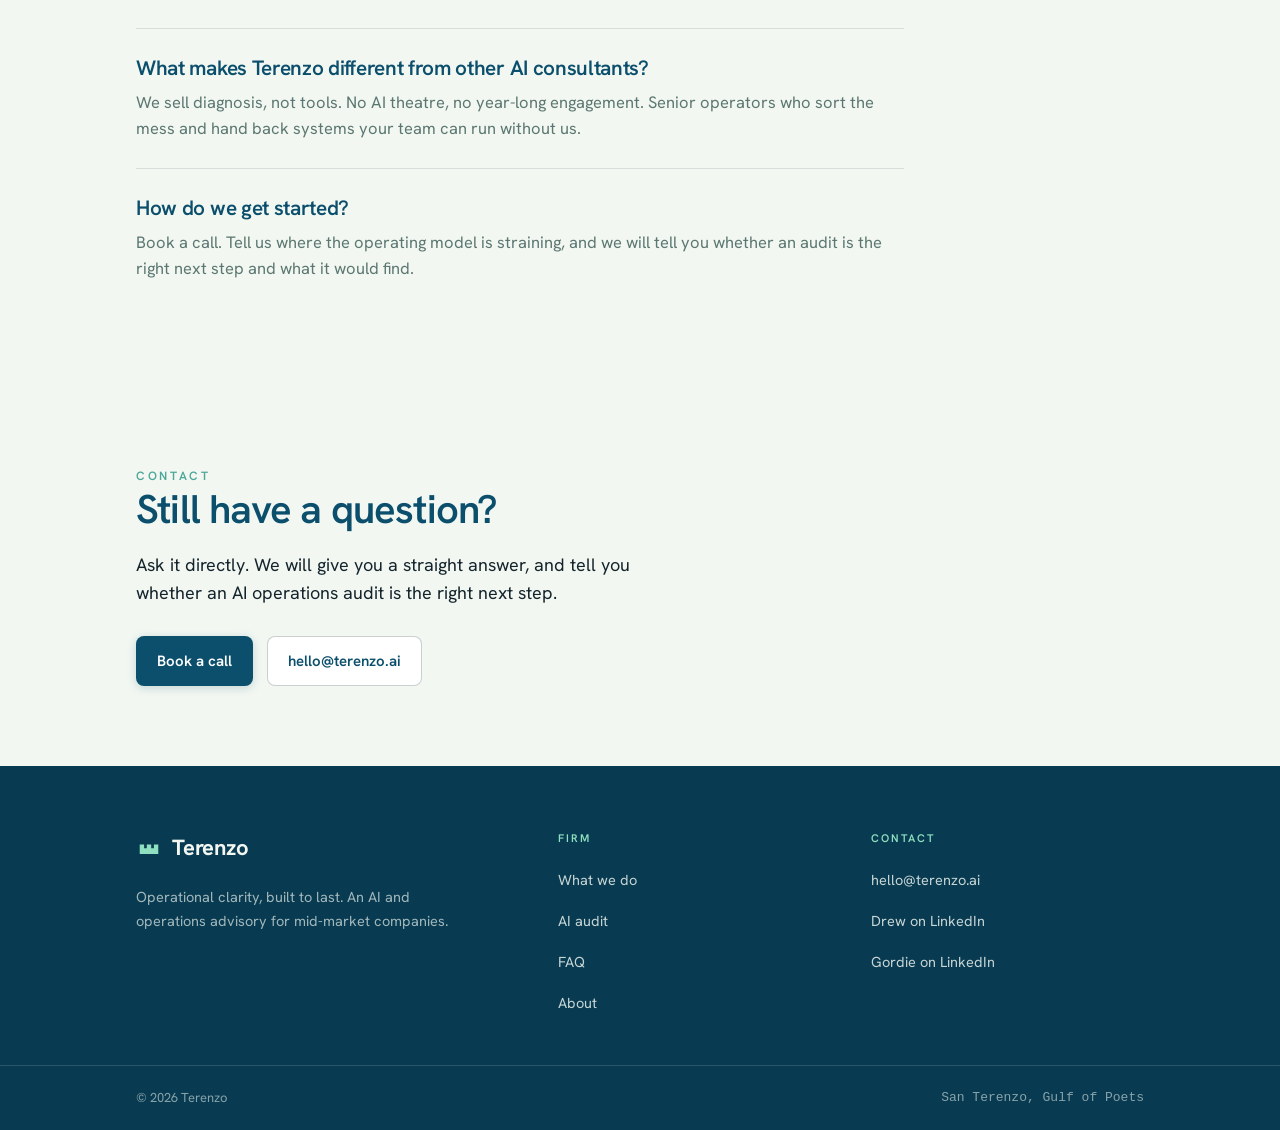
<file: faq.html>
<!DOCTYPE html>
<html lang="en">
<head>
<meta charset="UTF-8" />
<meta name="viewport" content="width=device-width, initial-scale=1" />
<title>AI consulting FAQ | Terenzo</title>
<meta name="description" content="Straight answers on AI operations consulting for mid-market companies: what an AI audit costs, whether you need a data team first, consultant versus hiring internally, and how Terenzo works." />
<link rel="canonical" href="https://terenzo.ai/faq.html" />
<link rel="icon" type="image/svg+xml" href="assets/terenzo-mark.svg" />
<meta property="og:type" content="website" />
<meta property="og:title" content="AI consulting FAQ | Terenzo" />
<meta property="og:description" content="Straight answers on AI operations consulting for mid-market companies." />
<meta property="og:url" content="https://terenzo.ai/faq.html" />
<meta property="og:image" content="https://terenzo.ai/assets/castello-san-terenzo-best.jpg" />
<link rel="stylesheet" href="styles.css" />
<script type="application/ld+json">
{
  "@context": "https://schema.org",
  "@type": "FAQPage",
  "mainEntity": [
    {
      "@type": "Question",
      "name": "How much does AI consulting cost for a mid-market company?",
      "acceptedAnswer": { "@type": "Answer", "text": "An AI operations audit runs 5,000 to 10,000 dollars for a small company and 25,000 to 50,000 dollars for a mid-market company. Implementation is quoted after the audit and delivered through vetted partners. A maintenance retainer, typically 2,000 to 5,000 dollars a month, keeps the work current." }
    },
    {
      "@type": "Question",
      "name": "What is an AI operations audit?",
      "acceptedAnswer": { "@type": "Answer", "text": "A two-week diagnostic that maps where AI and better systems will move your numbers, ranks the opportunities by impact and effort, and hands you a phased roadmap with year-one ROI." }
    },
    {
      "@type": "Question",
      "name": "Do we need clean data or a data team before we start?",
      "acceptedAnswer": { "@type": "Answer", "text": "No. The audit works with the business you have today. We find the opportunities in your current workflows and tell you what, if anything, needs to be in place before each one." }
    },
    {
      "@type": "Question",
      "name": "Should we hire an AI consultant or build the capability internally?",
      "acceptedAnswer": { "@type": "Answer", "text": "Start with a diagnosis. An audit is faster and cheaper than a hire, and it hands your team a ranked plan they can run. If the roadmap justifies a full-time role later, you will know exactly what to hire for." }
    },
    {
      "@type": "Question",
      "name": "Do you implement the AI, or just advise?",
      "acceptedAnswer": { "@type": "Answer", "text": "We diagnose and design. Implementation is delivered through vetted partners and quoted after the audit. Keeping the recommendation separate from the build keeps our advice honest." }
    },
    {
      "@type": "Question",
      "name": "How fast will we see results?",
      "acceptedAnswer": { "@type": "Answer", "text": "The roadmap front-loads quick wins, the high-impact and low-effort changes, for the first 30 to 90 days. Bigger builds come in months four to eight." }
    },
    {
      "@type": "Question",
      "name": "What kind of companies do you work with?",
      "acceptedAnswer": { "@type": "Answer", "text": "Mid-market companies, 200 to 2000 employees, where a CFO or COO owns the operating number. We are the strongest fit for B2B SaaS, cloud and managed service providers, and legal, tax, and compliance-heavy firms." }
    },
    {
      "@type": "Question",
      "name": "Is our data safe? What about security?",
      "acceptedAnswer": { "@type": "Answer", "text": "We work on process and systems, and we advise on where AI fits. We do not move production data or stand up tools without your security review. Credentials and secrets stay with you." }
    },
    {
      "@type": "Question",
      "name": "What makes Terenzo different from other AI consultants?",
      "acceptedAnswer": { "@type": "Answer", "text": "We sell diagnosis, not tools. No AI theatre, no year-long engagement. Senior operators who sort the mess and hand back systems your team can run without us." }
    },
    {
      "@type": "Question",
      "name": "How do we get started?",
      "acceptedAnswer": { "@type": "Answer", "text": "Book a call. Tell us where the operating model is straining, and we will tell you whether an audit is the right next step and what it would find." }
    }
  ]
}
</script>
</head>
<body>

<header class="nav">
  <div class="wrap">
    <a class="brand" href="index.html" aria-label="Terenzo home">
      <svg class="mark" viewBox="0 0 70 44" fill="currentColor" aria-hidden="true"><path d="M10 38 L10 12 L21.79 12 L21.79 22 L29.10 22 L29.10 12 L40.90 12 L40.90 22 L48.21 22 L48.21 12 L60 12 L60 38 Z"></path></svg>
      <span class="wordmark">Terenzo</span>
    </a>
    <nav>
      <a href="index.html#what">What we do</a>
      <a href="ai-audit.html">AI audit</a>
      <a href="about.html">About</a>
      <a class="btn btn-primary btn-sm" href="index.html#contact">Book a call</a>
    </nav>
  </div>
</header>

<main>
  <section class="wrap page-hero">
    <p class="eyebrow">FAQ</p>
    <h1>AI consulting, answered <span class="hl">straight</span>.</h1>
    <p class="lead">The questions CFOs and COOs actually ask before they hire an AI operations
      consultant. If yours is not here, email <a href="mailto:hello@terenzo.ai">hello@terenzo.ai</a>.</p>
  </section>

  <section class="wrap">
    <div class="faq">
      <div class="qa">
        <h3>How much does AI consulting cost for a mid-market company?</h3>
        <p>An AI operations audit runs $5,000 to $10,000 for a small company and $25,000 to
          $50,000 for a mid-market company. Implementation is quoted after the audit and
          delivered through vetted partners. A maintenance retainer, typically $2,000 to
          $5,000 a month, keeps the work current.</p>
      </div>
      <div class="qa">
        <h3>What is an AI operations audit?</h3>
        <p>A two-week diagnostic that maps where AI and better systems will move your numbers,
          ranks the opportunities by impact and effort, and hands you a phased roadmap with
          year-one ROI. <a href="ai-audit.html">See the AI audit page</a>.</p>
      </div>
      <div class="qa">
        <h3>Do we need clean data or a data team before we start?</h3>
        <p>No. The audit works with the business you have today. We find the opportunities in
          your current workflows and tell you what, if anything, needs to be in place before
          each one.</p>
      </div>
      <div class="qa">
        <h3>Should we hire an AI consultant or build the capability internally?</h3>
        <p>Start with a diagnosis. An audit is faster and cheaper than a hire, and it hands
          your team a ranked plan they can run. If the roadmap justifies a full-time role
          later, you will know exactly what to hire for.</p>
      </div>
      <div class="qa">
        <h3>Do you implement the AI, or just advise?</h3>
        <p>We diagnose and design. Implementation is delivered through vetted partners and
          quoted after the audit. Keeping the recommendation separate from the build keeps our
          advice honest.</p>
      </div>
      <div class="qa">
        <h3>How fast will we see results?</h3>
        <p>The roadmap front-loads quick wins, the high-impact and low-effort changes, for the
          first 30 to 90 days. Bigger builds come in months four to eight.</p>
      </div>
      <div class="qa">
        <h3>What kind of companies do you work with?</h3>
        <p>Mid-market companies, 200 to 2000 employees, where a CFO or COO owns the operating
          number. We are the strongest fit for B2B SaaS, cloud and managed service providers,
          and legal, tax, and compliance-heavy firms.</p>
      </div>
      <div class="qa">
        <h3>Is our data safe? What about security?</h3>
        <p>We work on process and systems, and we advise on where AI fits. We do not move
          production data or stand up tools without your security review. Credentials and
          secrets stay with you.</p>
      </div>
      <div class="qa">
        <h3>What makes Terenzo different from other AI consultants?</h3>
        <p>We sell diagnosis, not tools. No AI theatre, no year-long engagement. Senior
          operators who sort the mess and hand back systems your team can run without us.</p>
      </div>
      <div class="qa">
        <h3>How do we get started?</h3>
        <p>Book a call. Tell us where the operating model is straining, and we will tell you
          whether an audit is the right next step and what it would find.</p>
      </div>
    </div>
  </section>

  <section class="wrap">
    <div class="contact-inner">
      <p class="eyebrow">Contact</p>
      <h2>Still have a question?</h2>
      <p class="lead">Ask it directly. We will give you a straight answer, and tell you
        whether an AI operations audit is the right next step.</p>
      <div class="actions">
        <a class="btn btn-primary" href="mailto:hello@terenzo.ai">Book a call</a>
        <a class="btn btn-secondary" href="mailto:hello@terenzo.ai">hello@terenzo.ai</a>
      </div>
    </div>
  </section>
</main>

<footer class="foot">
  <div class="wrap top">
    <div>
      <a class="brand" href="index.html" aria-label="Terenzo home" style="color:var(--paper-100)">
        <svg class="mark" viewBox="0 0 70 44" fill="currentColor" aria-hidden="true" style="color:var(--brand-accent)"><path d="M10 38 L10 12 L21.79 12 L21.79 22 L29.10 22 L29.10 12 L40.90 12 L40.90 22 L48.21 22 L48.21 12 L60 12 L60 38 Z"></path></svg>
        <span class="wordmark">Terenzo</span>
      </a>
      <p class="blurb">Operational clarity, built to last. An AI and operations advisory for
        mid-market companies.</p>
    </div>
    <div>
      <h4>Firm</h4>
      <ul>
        <li><a href="index.html#what">What we do</a></li>
        <li><a href="ai-audit.html">AI audit</a></li>
        <li><a href="faq.html">FAQ</a></li>
        <li><a href="about.html">About</a></li>
      </ul>
    </div>
    <div>
      <h4>Contact</h4>
      <ul>
        <li><a href="mailto:hello@terenzo.ai">hello@terenzo.ai</a></li>
        <li><a href="https://www.linkedin.com/in/drewje/" target="_blank" rel="noopener">Drew on LinkedIn</a></li>
        <li><a href="https://www.linkedin.com/in/gordieflowers/" target="_blank" rel="noopener">Gordie on LinkedIn</a></li>
      </ul>
    </div>
  </div>
  <div class="legal">
    <div class="wrap">
      <span>© 2026 Terenzo</span>
      <span class="mono">San Terenzo, Gulf of Poets</span>
    </div>
  </div>
</footer>

</body>
</html>
</file>
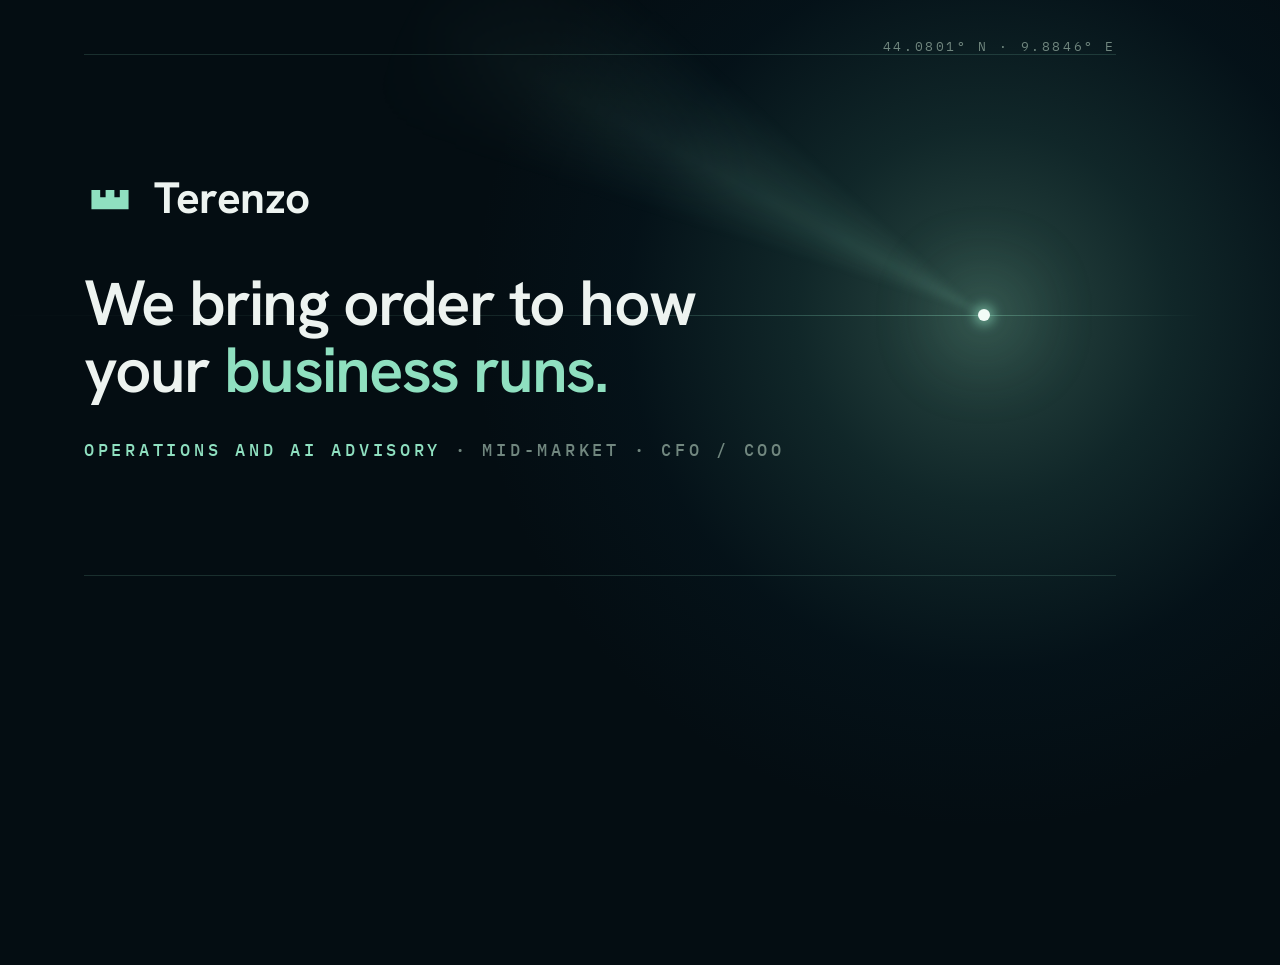
<file: og-card-source.html>
﻿<!DOCTYPE html>
<html lang="en">
<head>
<meta charset="UTF-8" />
<link rel="preconnect" href="https://fonts.googleapis.com" />
<link rel="preconnect" href="https://fonts.gstatic.com" crossorigin />
<link rel="stylesheet" href="https://fonts.googleapis.com/css2?family=Hanken+Grotesk:wght@600;700&family=IBM+Plex+Mono:wght@500&display=swap" />
<style>
* { margin:0; box-sizing:border-box; }
body { width:1200px; height:630px; background:#040D12; overflow:hidden; position:relative;
  font-family:"Hanken Grotesk",sans-serif; -webkit-font-smoothing:antialiased; }

/* Beacon: every layer hangs off one anchor so the beam originates at the dot. */
.lamp { position:absolute; right:216px; top:50%; width:0; height:0; }
.glow { position:absolute; width:1100px; height:1100px; left:-550px; top:-550px; border-radius:50%;
  background:radial-gradient(circle at center, rgba(143,224,192,0.28) 0%, rgba(78,166,153,0.17) 24%, rgba(11,79,108,0.07) 46%, transparent 66%); }
.beam { position:absolute; width:1300px; height:1300px; left:-650px; top:-650px;
  border-radius:50%; filter:blur(3px);
  /* beam centerline at compass 300 (conic 0 = up, clockwise): 287 + 13 = 300 */
  background:conic-gradient(from 287deg, transparent 0deg, rgba(143,224,192,0.13) 11deg, transparent 26deg, transparent 360deg);
  -webkit-mask-image:radial-gradient(circle, rgba(0,0,0,1) 0%, rgba(0,0,0,0.9) 30%, transparent 72%); }
.core { position:absolute; width:12px; height:12px; left:-6px; top:-6px;
  border-radius:50%; background:#F2FBF7;
  box-shadow:0 0 12px 4px rgba(143,224,192,0.6), 0 0 80px 30px rgba(143,224,192,0.22); }
.horizon { position:absolute; left:0; right:0; top:50%; height:1px;
  background:linear-gradient(90deg, transparent 0%, rgba(143,224,192,0.13) 45%, rgba(143,224,192,0.34) 82%, transparent 100%); }

.content { position:absolute; left:84px; top:0; bottom:0; display:flex; flex-direction:column; justify-content:center; }
.brand { display:flex; align-items:center; gap:18px; }
.brand svg { width:52px; color:#8FE0C0; }
.brand b { font-size:44px; font-weight:700; color:#EDF3F0; letter-spacing:-0.01em; }
h1 { margin-top:44px; font-size:64px; line-height:1.04; letter-spacing:-0.03em; font-weight:600;
  color:#EDF3F0; max-width:11.5em; }
h1 .hl { color:#8FE0C0; }
.sub { margin-top:36px; font-family:"IBM Plex Mono",monospace; font-size:17px; font-weight:500;
  letter-spacing:0.22em; text-transform:uppercase; color:#71877F; }
.sub b { color:#8FE0C0; font-weight:500; }
/* top and bottom hairlines for the instrument frame */
.frame-t, .frame-b { position:absolute; left:84px; right:84px; height:1px; background:rgba(143,224,192,0.16); }
.frame-t { top:54px; } .frame-b { bottom:54px; }
.frame-label { position:absolute; right:84px; top:38px; font-family:"IBM Plex Mono",monospace;
  font-size:13px; letter-spacing:0.2em; text-transform:uppercase; color:#71877F; }
</style>
</head>
<body>
  <div class="horizon"></div>
  <div class="lamp">
    <div class="glow"></div>
    <div class="beam"></div>
    <div class="core"></div>
  </div>
  <div class="frame-t"></div>
  <div class="frame-b"></div>
  <p class="frame-label">44.0801&deg; N &middot; 9.8846&deg; E</p>
  <div class="content">
    <div class="brand">
      <svg viewBox="0 0 70 44" fill="currentColor"><path d="M10 38 L10 12 L21.79 12 L21.79 22 L29.10 22 L29.10 12 L40.90 12 L40.90 22 L48.21 22 L48.21 12 L60 12 L60 38 Z"></path></svg>
      <b>Terenzo</b>
    </div>
    <h1>We bring order to how your <span class="hl">business runs.</span></h1>
    <p class="sub"><b>Operations and AI advisory</b> &middot; Mid-market &middot; CFO / COO</p>
  </div>
</body>
</html>
</file>
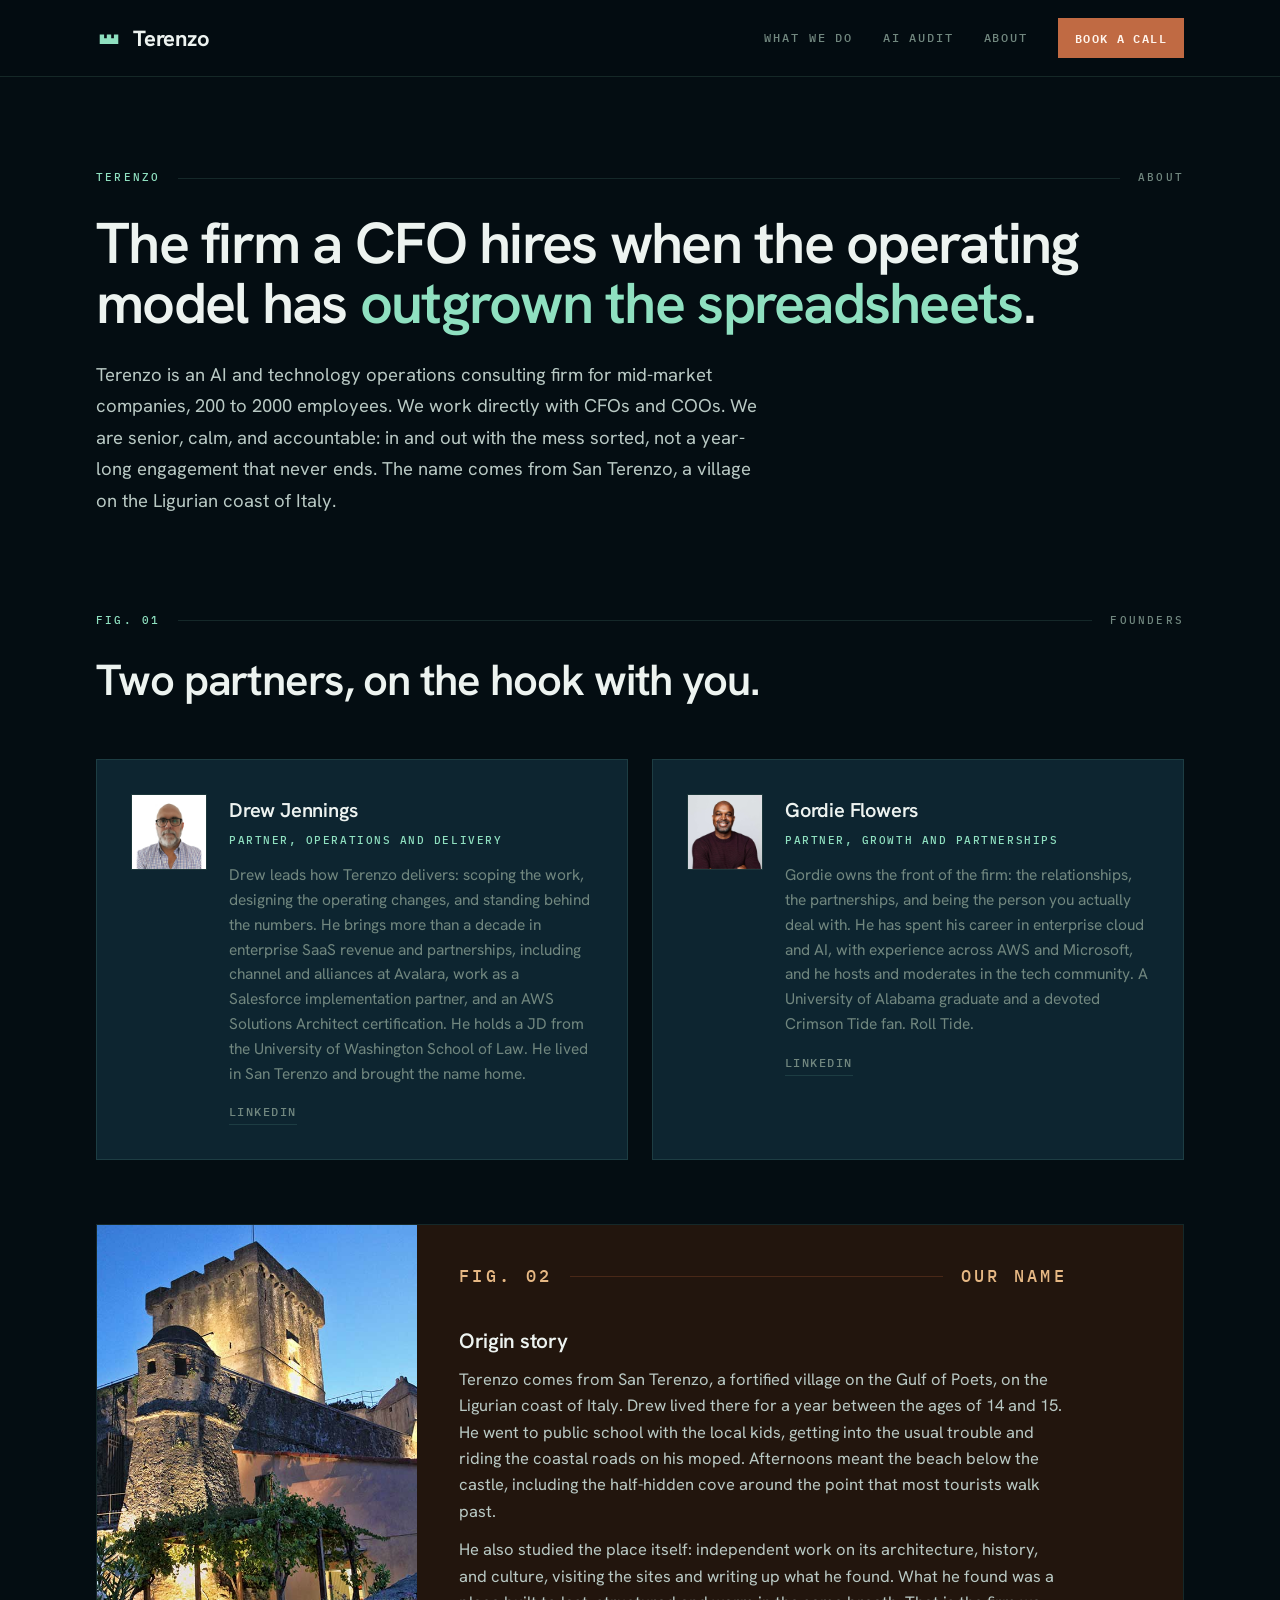
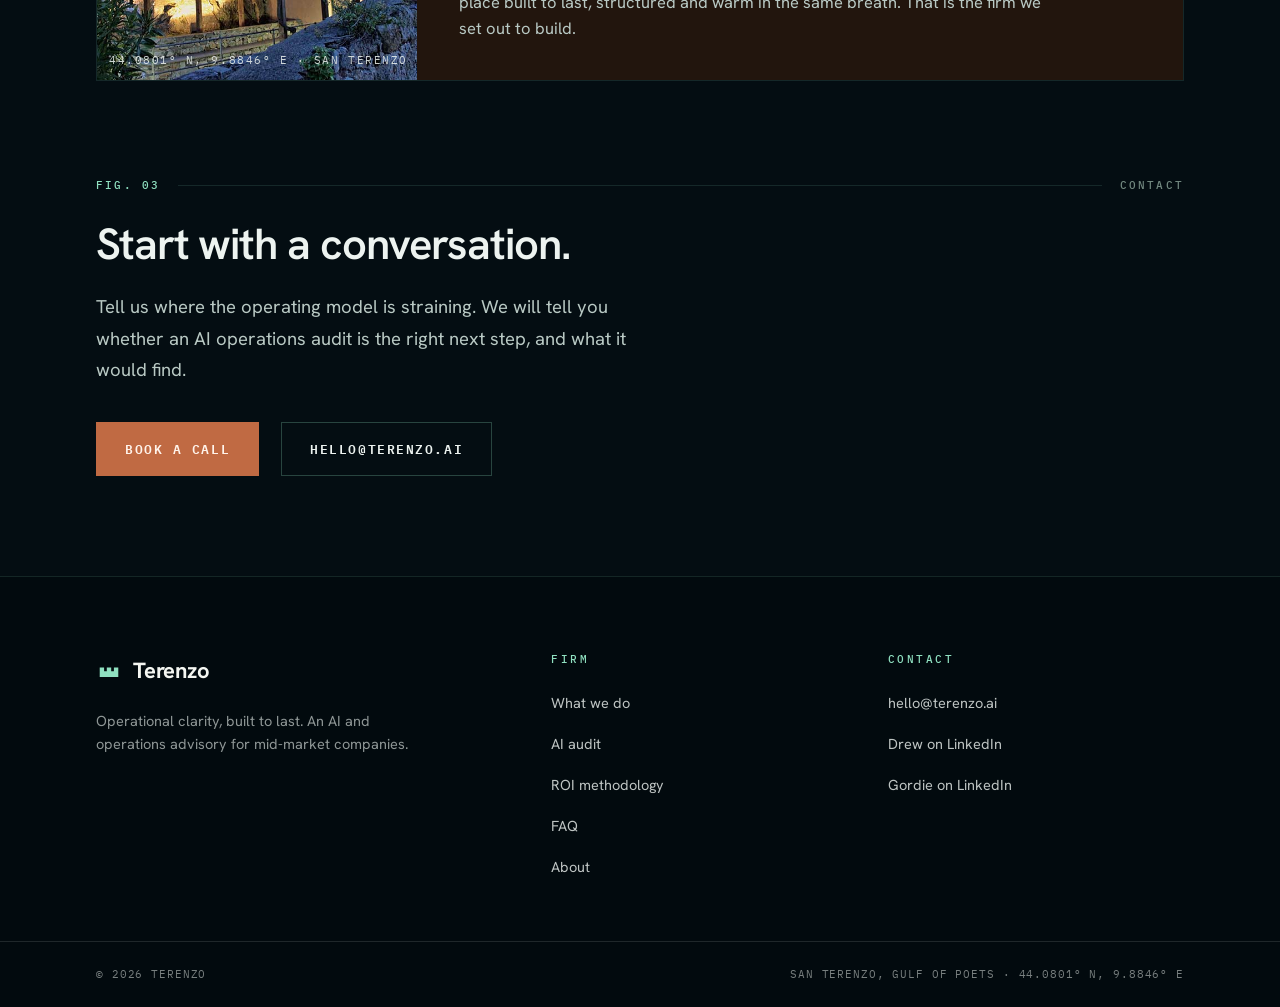
<file: public/about.html>
<!DOCTYPE html>
<html lang="en">
<head>
<meta charset="UTF-8" />
<meta name="viewport" content="width=device-width, initial-scale=1" />
<title>About Terenzo | Two partners in AI and operations advisory</title>
<meta name="description" content="The AI and operations advisory a CFO hires when the operating model has outgrown the spreadsheets. Founded by Drew Jennings and Gordie Flowers." />
<link rel="canonical" href="https://terenzo.ai/about" />
<link rel="icon" type="image/svg+xml" href="assets/terenzo-mark.svg" />
<meta property="og:type" content="website" />
<meta property="og:title" content="About Terenzo" />
<meta property="og:description" content="Two partners in AI and operations advisory for mid-market companies." />
<meta property="og:url" content="https://terenzo.ai/about" />
<meta property="og:image" content="https://terenzo.ai/assets/og-card.png" />
<meta property="og:image:width" content="1200" />
<meta property="og:image:height" content="630" />
<meta name="twitter:card" content="summary_large_image" />
<link rel="preconnect" href="https://fonts.googleapis.com" />
<link rel="preconnect" href="https://fonts.gstatic.com" crossorigin />
<link rel="stylesheet" href="https://fonts.googleapis.com/css2?family=Hanken+Grotesk:wght@400;500;600;700&family=IBM+Plex+Mono:wght@400;500;600&display=swap" />
<link rel="stylesheet" href="styles.css" />
<script type="application/ld+json">
{
  "@context": "https://schema.org",
  "@graph": [
    {
      "@type": "ProfessionalService",
      "@id": "https://terenzo.ai/#org",
      "name": "Terenzo",
      "url": "https://terenzo.ai"
    },
    {
      "@type": "Person",
      "name": "Drew Jennings",
      "jobTitle": "Partner, operations and delivery",
      "worksFor": { "@id": "https://terenzo.ai/#org" },
      "alumniOf": "University of Washington School of Law",
      "sameAs": ["https://www.linkedin.com/in/drewje/"]
    },
    {
      "@type": "Person",
      "name": "Gordie Flowers",
      "jobTitle": "Partner, growth and partnerships",
      "worksFor": { "@id": "https://terenzo.ai/#org" },
      "alumniOf": "University of Alabama",
      "sameAs": ["https://www.linkedin.com/in/gordieflowers/"]
    }
  ]
}
</script>
<script src="site.js" defer></script>
</head>
<body>

<header class="nav">
  <div class="wrap">
    <a class="brand" href="/" aria-label="Terenzo home">
      <svg class="mark" viewBox="0 0 70 44" fill="currentColor" aria-hidden="true"><path d="M10 38 L10 12 L21.79 12 L21.79 22 L29.10 22 L29.10 12 L40.90 12 L40.90 22 L48.21 22 L48.21 12 L60 12 L60 38 Z"></path></svg>
      <span class="wordmark">Terenzo</span>
    </a>
    <nav>
      <a href="/#what">What we do</a>
      <a href="/ai-audit">AI audit</a>
      <a href="/about">About</a>
      <a class="btn btn-primary btn-sm" href="https://calendly.com/terenzo/30min" target="_blank" rel="noopener">Book a call</a>
    </nav>
  </div>
  <span class="nav-progress" aria-hidden="true"></span>
</header>

<main class="even-stack">
  <section class="wrap page-hero">
    <p class="station reveal"><span class="no">Terenzo</span><span class="rule"></span>About</p>
    <h1>The firm a CFO hires when the operating model has <span class="hl">outgrown the spreadsheets</span>.</h1>
    <p class="lead reveal d1">Terenzo is an AI and technology operations consulting firm for mid-market
      companies, 200 to 2000 employees. We work directly with CFOs and COOs. We are senior,
      calm, and accountable: in and out with the mess sorted, not a year-long engagement that
      never ends. The name comes from San Terenzo, a village on the Ligurian coast of Italy.</p>
  </section>

  <section class="wrap">
    <p class="station reveal"><span class="no">Fig. 01</span><span class="rule"></span>Founders</p>
    <h2 class="reveal d1">Two partners, on the hook with you.</h2>
    <div class="people">
      <article class="person reveal">
        <img class="avatar" src="assets/drew-jennings.jpg" width="76" height="76" alt="Drew Jennings" />
        <div>
          <p class="name">Drew Jennings</p>
          <p class="role">Partner, operations and delivery</p>
          <p>Drew leads how Terenzo delivers: scoping the work, designing the operating
            changes, and standing behind the numbers. He brings more than a decade in
            enterprise SaaS revenue and partnerships, including channel and alliances at
            Avalara, work as a Salesforce implementation partner, and an AWS Solutions
            Architect certification. He holds a JD from the University of Washington School
            of Law. He lived in San Terenzo and brought the name home.</p>
          <a class="social" href="https://www.linkedin.com/in/drewje/" target="_blank" rel="noopener">LinkedIn</a>
        </div>
      </article>
      <article class="person reveal d1">
        <img class="avatar" src="assets/gordie-flowers.jpg" width="76" height="76" alt="Gordie Flowers" />
        <div>
          <p class="name">Gordie Flowers</p>
          <p class="role">Partner, growth and partnerships</p>
          <p>Gordie owns the front of the firm: the relationships, the partnerships, and
            being the person you actually deal with. He has spent his career in enterprise
            cloud and AI, with experience across AWS and Microsoft, and he hosts and moderates
            in the tech community. A University of Alabama graduate and a devoted Crimson Tide
            fan. Roll Tide.</p>
          <a class="social" href="https://www.linkedin.com/in/gordieflowers/" target="_blank" rel="noopener">LinkedIn</a>
        </div>
      </article>
    </div>
    <div class="origin reveal">
      <div class="photo">
        <img src="assets/castello-san-terenzo-best.jpg" alt="The San Terenzo castello at dusk on the Ligurian coast" />
        <p class="coord caption" aria-hidden="true">44.0801&deg; N, 9.8846&deg; E &middot; San Terenzo</p>
      </div>
      <div class="note">
        <p class="station"><span class="no">Fig. 02</span><span class="rule"></span>Our name</p>
        <h3>Origin story</h3>
        <p>Terenzo comes from San Terenzo, a fortified village on the Gulf of Poets, on the
          Ligurian coast of Italy. Drew lived there for a year between the ages of 14 and 15. He
          went to public school with the local kids, getting into the usual trouble and riding the
          coastal roads on his moped. Afternoons meant the beach below the castle, including the
          half-hidden cove around the point that most tourists walk past.</p>
        <p>He also studied the place itself: independent work on its architecture, history, and
          culture, visiting the sites and writing up what he found. What he found was a place
          built to last, structured and warm in the same breath. That is the firm we set out to
          build.</p>
      </div>
    </div>
  </section>

  <section class="wrap">
    <div class="contact-inner">
      <p class="station reveal"><span class="no">Fig. 03</span><span class="rule"></span>Contact</p>
      <h2 class="reveal d1">Start with a conversation.</h2>
      <p class="lead reveal d2">Tell us where the operating model is straining. We will tell you whether
        an AI operations audit is the right next step, and what it would find.</p>
      <div class="actions reveal d3">
        <a class="btn btn-primary" href="https://calendly.com/terenzo/30min" target="_blank" rel="noopener">Book a call</a>
        <a class="btn btn-secondary" href="mailto:hello@terenzo.ai">hello@terenzo.ai</a>
      </div>
    </div>
  </section>
</main>

<footer class="foot">
  <div class="wrap top">
    <div>
      <a class="brand" href="/" aria-label="Terenzo home" style="color:var(--paper-100)">
        <svg class="mark" viewBox="0 0 70 44" fill="currentColor" aria-hidden="true" style="color:var(--brand-accent)"><path d="M10 38 L10 12 L21.79 12 L21.79 22 L29.10 22 L29.10 12 L40.90 12 L40.90 22 L48.21 22 L48.21 12 L60 12 L60 38 Z"></path></svg>
        <span class="wordmark">Terenzo</span>
      </a>
      <p class="blurb">Operational clarity, built to last. An AI and operations advisory for
        mid-market companies.</p>
    </div>
    <div>
      <h3>Firm</h3>
      <ul>
        <li><a href="/#what">What we do</a></li>
        <li><a href="/ai-audit">AI audit</a></li>
        <li><a href="/roi-methodology">ROI methodology</a></li>
        <li><a href="/faq">FAQ</a></li>
        <li><a href="/about">About</a></li>
      </ul>
    </div>
    <div>
      <h3>Contact</h3>
      <ul>
        <li><a href="mailto:hello@terenzo.ai">hello@terenzo.ai</a></li>
        <li><a href="https://www.linkedin.com/in/drewje/" target="_blank" rel="noopener">Drew on LinkedIn</a></li>
        <li><a href="https://www.linkedin.com/in/gordieflowers/" target="_blank" rel="noopener">Gordie on LinkedIn</a></li>
      </ul>
    </div>
  </div>
  <div class="legal">
    <div class="wrap">
      <span>&copy; 2026 Terenzo</span>
      <span>San Terenzo, Gulf of Poets &middot; 44.0801&deg; N, 9.8846&deg; E</span>
    </div>
  </div>
</footer>

</body>
</html>
</file>
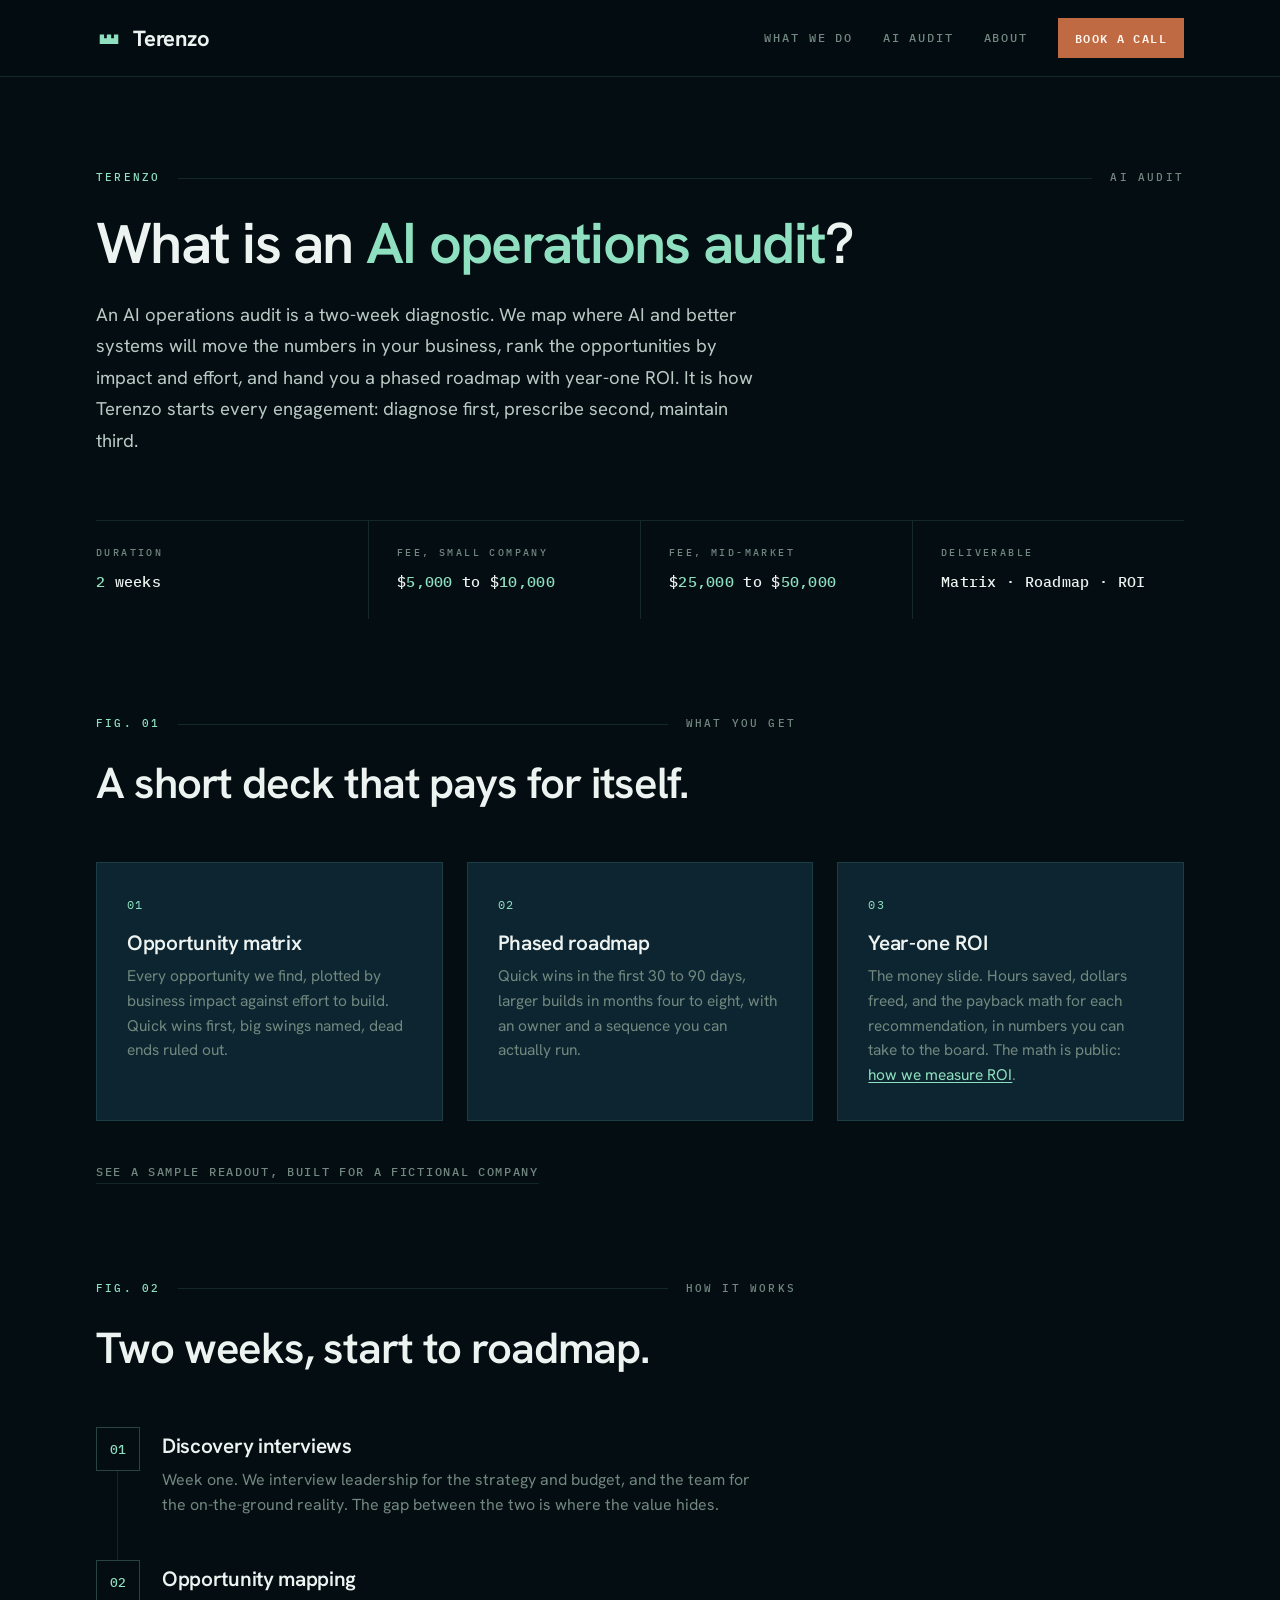
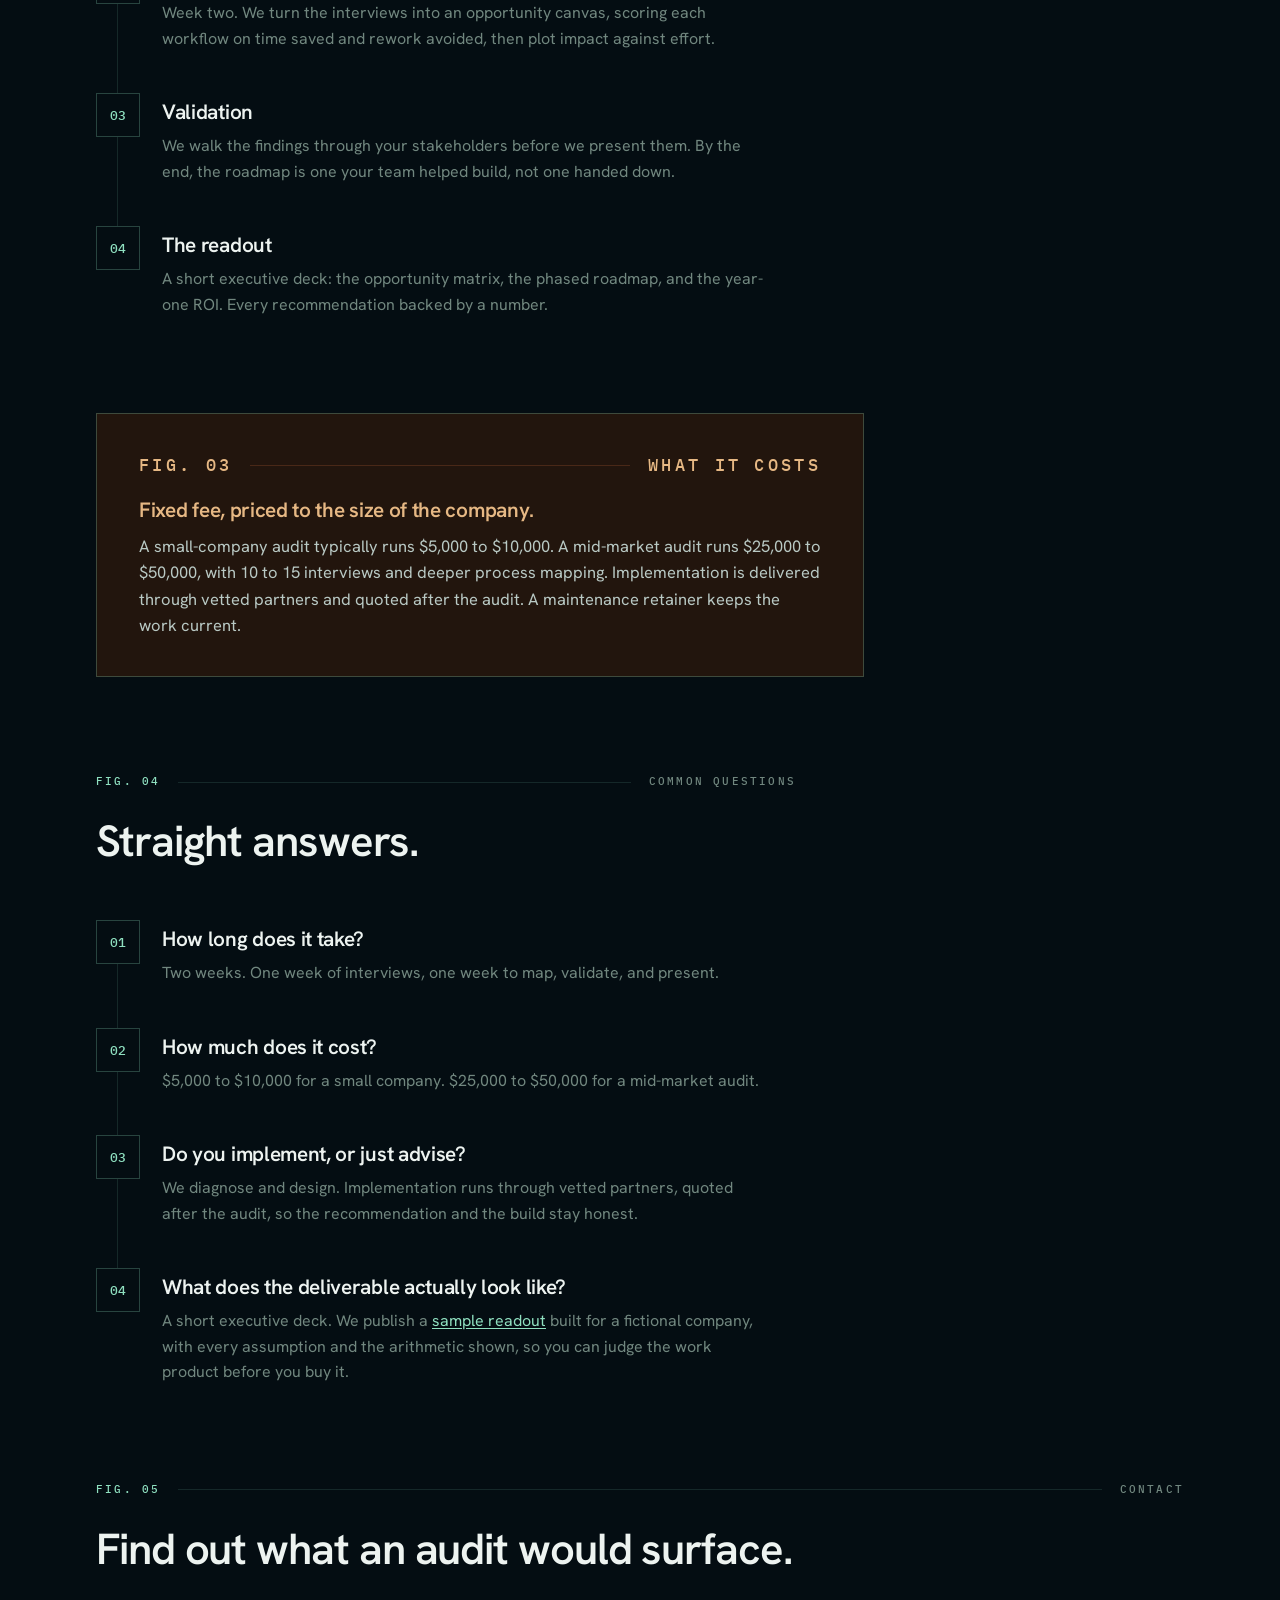
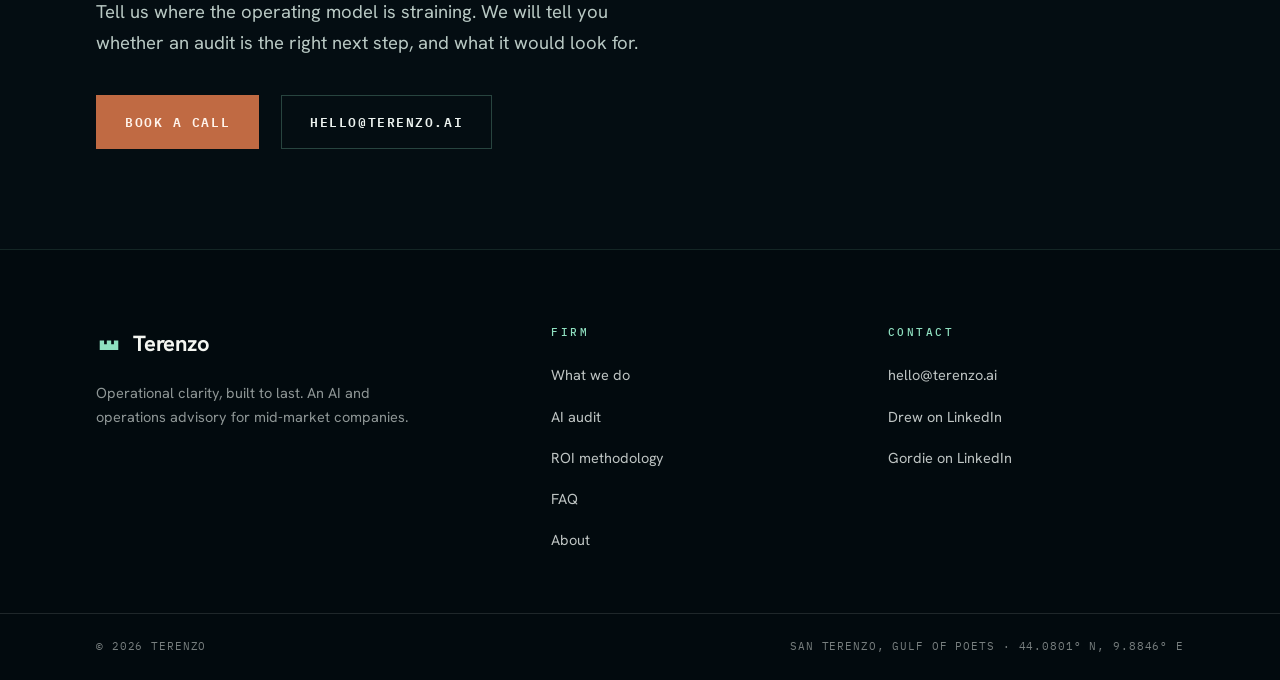
<file: public/ai-audit.html>
<!DOCTYPE html>
<html lang="en">
<head>
<meta charset="UTF-8" />
<meta name="viewport" content="width=device-width, initial-scale=1" />
<title>What is an AI operations audit? | Terenzo</title>
<meta name="description" content="An AI operations audit is a two-week diagnostic that ranks AI opportunities by impact and effort and hands you a phased roadmap with year-one ROI." />
<link rel="canonical" href="https://terenzo.ai/ai-audit" />
<link rel="icon" type="image/svg+xml" href="assets/terenzo-mark.svg" />
<meta property="og:type" content="website" />
<meta property="og:title" content="What is an AI operations audit? | Terenzo" />
<meta property="og:description" content="A two-week diagnostic that ranks AI and systems opportunities by impact and effort, with a phased roadmap and year-one ROI." />
<meta property="og:url" content="https://terenzo.ai/ai-audit" />
<meta property="og:image" content="https://terenzo.ai/assets/og-card.png" />
<meta property="og:image:width" content="1200" />
<meta property="og:image:height" content="630" />
<meta name="twitter:card" content="summary_large_image" />
<link rel="preconnect" href="https://fonts.googleapis.com" />
<link rel="preconnect" href="https://fonts.gstatic.com" crossorigin />
<link rel="stylesheet" href="https://fonts.googleapis.com/css2?family=Hanken+Grotesk:wght@400;500;600;700&family=IBM+Plex+Mono:wght@400;500;600&display=swap" />
<link rel="stylesheet" href="styles.css" />
<script type="application/ld+json">
{
  "@context": "https://schema.org",
  "@type": "Service",
  "serviceType": "AI operations audit",
  "name": "AI operations audit",
  "provider": { "@type": "ProfessionalService", "@id": "https://terenzo.ai/#org", "name": "Terenzo", "url": "https://terenzo.ai" },
  "areaServed": { "@type": "Country", "name": "United States" },
  "description": "A two-week diagnostic that maps where AI and better systems will move the numbers in a mid-market company, ranks the opportunities by impact and effort, and delivers a phased roadmap with year-one ROI.",
  "offers": { "@type": "Offer", "priceCurrency": "USD", "priceSpecification": { "@type": "PriceSpecification", "minPrice": 5000, "maxPrice": 50000, "priceCurrency": "USD" } }
}
</script>
<script type="application/ld+json">
{
  "@context": "https://schema.org",
  "@type": "FAQPage",
  "mainEntity": [
    {
      "@type": "Question",
      "name": "How long does an AI operations audit take?",
      "acceptedAnswer": { "@type": "Answer", "text": "Two weeks. One week of interviews, then one week to map the opportunities, validate them with your team, and present the roadmap." }
    },
    {
      "@type": "Question",
      "name": "How much does an AI operations audit cost?",
      "acceptedAnswer": { "@type": "Answer", "text": "A small-company audit typically runs 5,000 to 10,000 dollars. A mid-market audit runs 25,000 to 50,000 dollars, with 10 to 15 interviews and deeper process mapping." }
    },
    {
      "@type": "Question",
      "name": "What do we get at the end of the audit?",
      "acceptedAnswer": { "@type": "Answer", "text": "A short executive deck: an opportunity matrix ranked by impact and effort, a phased roadmap, and a year-one ROI summary. Implementation is delivered through vetted partners." }
    },
    {
      "@type": "Question",
      "name": "What does the deliverable actually look like?",
      "acceptedAnswer": { "@type": "Answer", "text": "A short executive deck. We publish a sample readout built for a fictional company, with every assumption and the arithmetic shown, so you can judge the work product before you buy it. The sample is at https://terenzo.ai/sample-audit-deliverable and the ROI methodology behind it is at https://terenzo.ai/roi-methodology." }
    }
  ]
}
</script>
<script src="site.js" defer></script>
</head>
<body>

<header class="nav">
  <div class="wrap">
    <a class="brand" href="/" aria-label="Terenzo home">
      <svg class="mark" viewBox="0 0 70 44" fill="currentColor" aria-hidden="true"><path d="M10 38 L10 12 L21.79 12 L21.79 22 L29.10 22 L29.10 12 L40.90 12 L40.90 22 L48.21 22 L48.21 12 L60 12 L60 38 Z"></path></svg>
      <span class="wordmark">Terenzo</span>
    </a>
    <nav>
      <a href="/#what">What we do</a>
      <a href="/ai-audit">AI audit</a>
      <a href="/about">About</a>
      <a class="btn btn-primary btn-sm" href="https://calendly.com/terenzo/30min" target="_blank" rel="noopener">Book a call</a>
    </nav>
  </div>
  <span class="nav-progress" aria-hidden="true"></span>
</header>

<main class="even-stack">
  <section class="wrap page-hero">
    <p class="station reveal"><span class="no">Terenzo</span><span class="rule"></span>AI audit</p>
    <h1>What is an <span class="hl">AI operations audit</span>?</h1>
    <p class="lead reveal d1">An AI operations audit is a two-week diagnostic. We map where AI and better
      systems will move the numbers in your business, rank the opportunities by impact and
      effort, and hand you a phased roadmap with year-one ROI. It is how Terenzo starts every
      engagement: diagnose first, prescribe second, maintain third.</p>
    <div class="readout reveal d2" role="presentation">
      <div><span class="k">Duration</span><span class="v"><span class="count">2</span> weeks</span></div>
      <div><span class="k">Fee, small company</span><span class="v">$<span class="count">5,000</span> to $<span class="count">10,000</span></span></div>
      <div><span class="k">Fee, mid-market</span><span class="v">$<span class="count">25,000</span> to $<span class="count">50,000</span></span></div>
      <div><span class="k">Deliverable</span><span class="v">Matrix &middot; Roadmap &middot; ROI</span></div>
    </div>
  </section>

  <section id="deliver">
    <div class="wrap">
      <div class="section-head">
        <p class="station reveal"><span class="no">Fig. 01</span><span class="rule"></span>What you get</p>
        <h2 class="reveal d1">A short deck that pays for itself.</h2>
      </div>
      <div class="features">
        <div class="feature reveal">
          <p class="num">01</p>
          <h3>Opportunity matrix</h3>
          <p>Every opportunity we find, plotted by business impact against effort to build.
            Quick wins first, big swings named, dead ends ruled out.</p>
        </div>
        <div class="feature reveal d1">
          <p class="num">02</p>
          <h3>Phased roadmap</h3>
          <p>Quick wins in the first 30 to 90 days, larger builds in months four to eight,
            with an owner and a sequence you can actually run.</p>
        </div>
        <div class="feature reveal d2">
          <p class="num">03</p>
          <h3>Year-one ROI</h3>
          <p>The money slide. Hours saved, dollars freed, and the payback math for each
            recommendation, in numbers you can take to the board. The math is public:
            <a href="/roi-methodology">how we measure ROI</a>.</p>
        </div>
      </div>
      <p class="reveal d3" style="margin-top:36px">
        <a class="link-quiet" href="/sample-audit-deliverable">See a sample readout, built for a fictional company</a>
      </p>
    </div>
  </section>

  <section class="wrap">
    <div class="section-head">
      <p class="station reveal"><span class="no">Fig. 02</span><span class="rule"></span>How it works</p>
      <h2 class="reveal d1">Two weeks, start to roadmap.</h2>
    </div>
    <ol class="steps">
      <li class="reveal">
        <h3>Discovery interviews</h3>
        <p>Week one. We interview leadership for the strategy and budget, and the team for
          the on-the-ground reality. The gap between the two is where the value hides.</p>
      </li>
      <li class="reveal">
        <h3>Opportunity mapping</h3>
        <p>Week two. We turn the interviews into an opportunity canvas, scoring each workflow
          on time saved and rework avoided, then plot impact against effort.</p>
      </li>
      <li class="reveal">
        <h3>Validation</h3>
        <p>We walk the findings through your stakeholders before we present them. By the end,
          the roadmap is one your team helped build, not one handed down.</p>
      </li>
      <li class="reveal">
        <h3>The readout</h3>
        <p>A short executive deck: the opportunity matrix, the phased roadmap, and the
          year-one ROI. Every recommendation backed by a number.</p>
      </li>
    </ol>
  </section>

  <section class="wrap">
    <div class="aside-warm reveal">
      <p class="station"><span class="no">Fig. 03</span><span class="rule"></span>What it costs</p>
      <h3>Fixed fee, priced to the size of the company.</h3>
      <p>A small-company audit typically runs $5,000 to $10,000. A mid-market audit runs
        $25,000 to $50,000, with 10 to 15 interviews and deeper process mapping.
        Implementation is delivered through vetted partners and quoted after the audit. A
        maintenance retainer keeps the work current.</p>
    </div>
  </section>

  <section class="wrap">
    <div class="section-head">
      <p class="station reveal"><span class="no">Fig. 04</span><span class="rule"></span>Common questions</p>
      <h2 class="reveal d1">Straight answers.</h2>
    </div>
    <ol class="steps">
      <li class="reveal">
        <h3>How long does it take?</h3>
        <p>Two weeks. One week of interviews, one week to map, validate, and present.</p>
      </li>
      <li class="reveal">
        <h3>How much does it cost?</h3>
        <p>$5,000 to $10,000 for a small company. $25,000 to $50,000 for a mid-market audit.</p>
      </li>
      <li class="reveal">
        <h3>Do you implement, or just advise?</h3>
        <p>We diagnose and design. Implementation runs through vetted partners, quoted after
          the audit, so the recommendation and the build stay honest.</p>
      </li>
      <li class="reveal">
        <h3>What does the deliverable actually look like?</h3>
        <p>A short executive deck. We publish a <a href="/sample-audit-deliverable">sample
          readout</a> built for a fictional company, with every assumption and the arithmetic
          shown, so you can judge the work product before you buy it.</p>
      </li>
    </ol>
  </section>

  <section class="wrap">
    <div class="contact-inner">
      <p class="station reveal"><span class="no">Fig. 05</span><span class="rule"></span>Contact</p>
      <h2 class="reveal d1">Find out what an audit would surface.</h2>
      <p class="lead reveal d2">Tell us where the operating model is straining. We will tell you whether
        an audit is the right next step, and what it would look for.</p>
      <div class="actions reveal d3">
        <a class="btn btn-primary" href="https://calendly.com/terenzo/30min" target="_blank" rel="noopener">Book a call</a>
        <a class="btn btn-secondary" href="mailto:hello@terenzo.ai">hello@terenzo.ai</a>
      </div>
    </div>
  </section>
</main>

<footer class="foot">
  <div class="wrap top">
    <div>
      <a class="brand" href="/" aria-label="Terenzo home" style="color:var(--paper-100)">
        <svg class="mark" viewBox="0 0 70 44" fill="currentColor" aria-hidden="true" style="color:var(--brand-accent)"><path d="M10 38 L10 12 L21.79 12 L21.79 22 L29.10 22 L29.10 12 L40.90 12 L40.90 22 L48.21 22 L48.21 12 L60 12 L60 38 Z"></path></svg>
        <span class="wordmark">Terenzo</span>
      </a>
      <p class="blurb">Operational clarity, built to last. An AI and operations advisory for
        mid-market companies.</p>
    </div>
    <div>
      <h3>Firm</h3>
      <ul>
        <li><a href="/#what">What we do</a></li>
        <li><a href="/ai-audit">AI audit</a></li>
        <li><a href="/roi-methodology">ROI methodology</a></li>
        <li><a href="/faq">FAQ</a></li>
        <li><a href="/about">About</a></li>
      </ul>
    </div>
    <div>
      <h3>Contact</h3>
      <ul>
        <li><a href="mailto:hello@terenzo.ai">hello@terenzo.ai</a></li>
        <li><a href="https://www.linkedin.com/in/drewje/" target="_blank" rel="noopener">Drew on LinkedIn</a></li>
        <li><a href="https://www.linkedin.com/in/gordieflowers/" target="_blank" rel="noopener">Gordie on LinkedIn</a></li>
      </ul>
    </div>
  </div>
  <div class="legal">
    <div class="wrap">
      <span>&copy; 2026 Terenzo</span>
      <span>San Terenzo, Gulf of Poets &middot; 44.0801&deg; N, 9.8846&deg; E</span>
    </div>
  </div>
</footer>

</body>
</html>
</file>
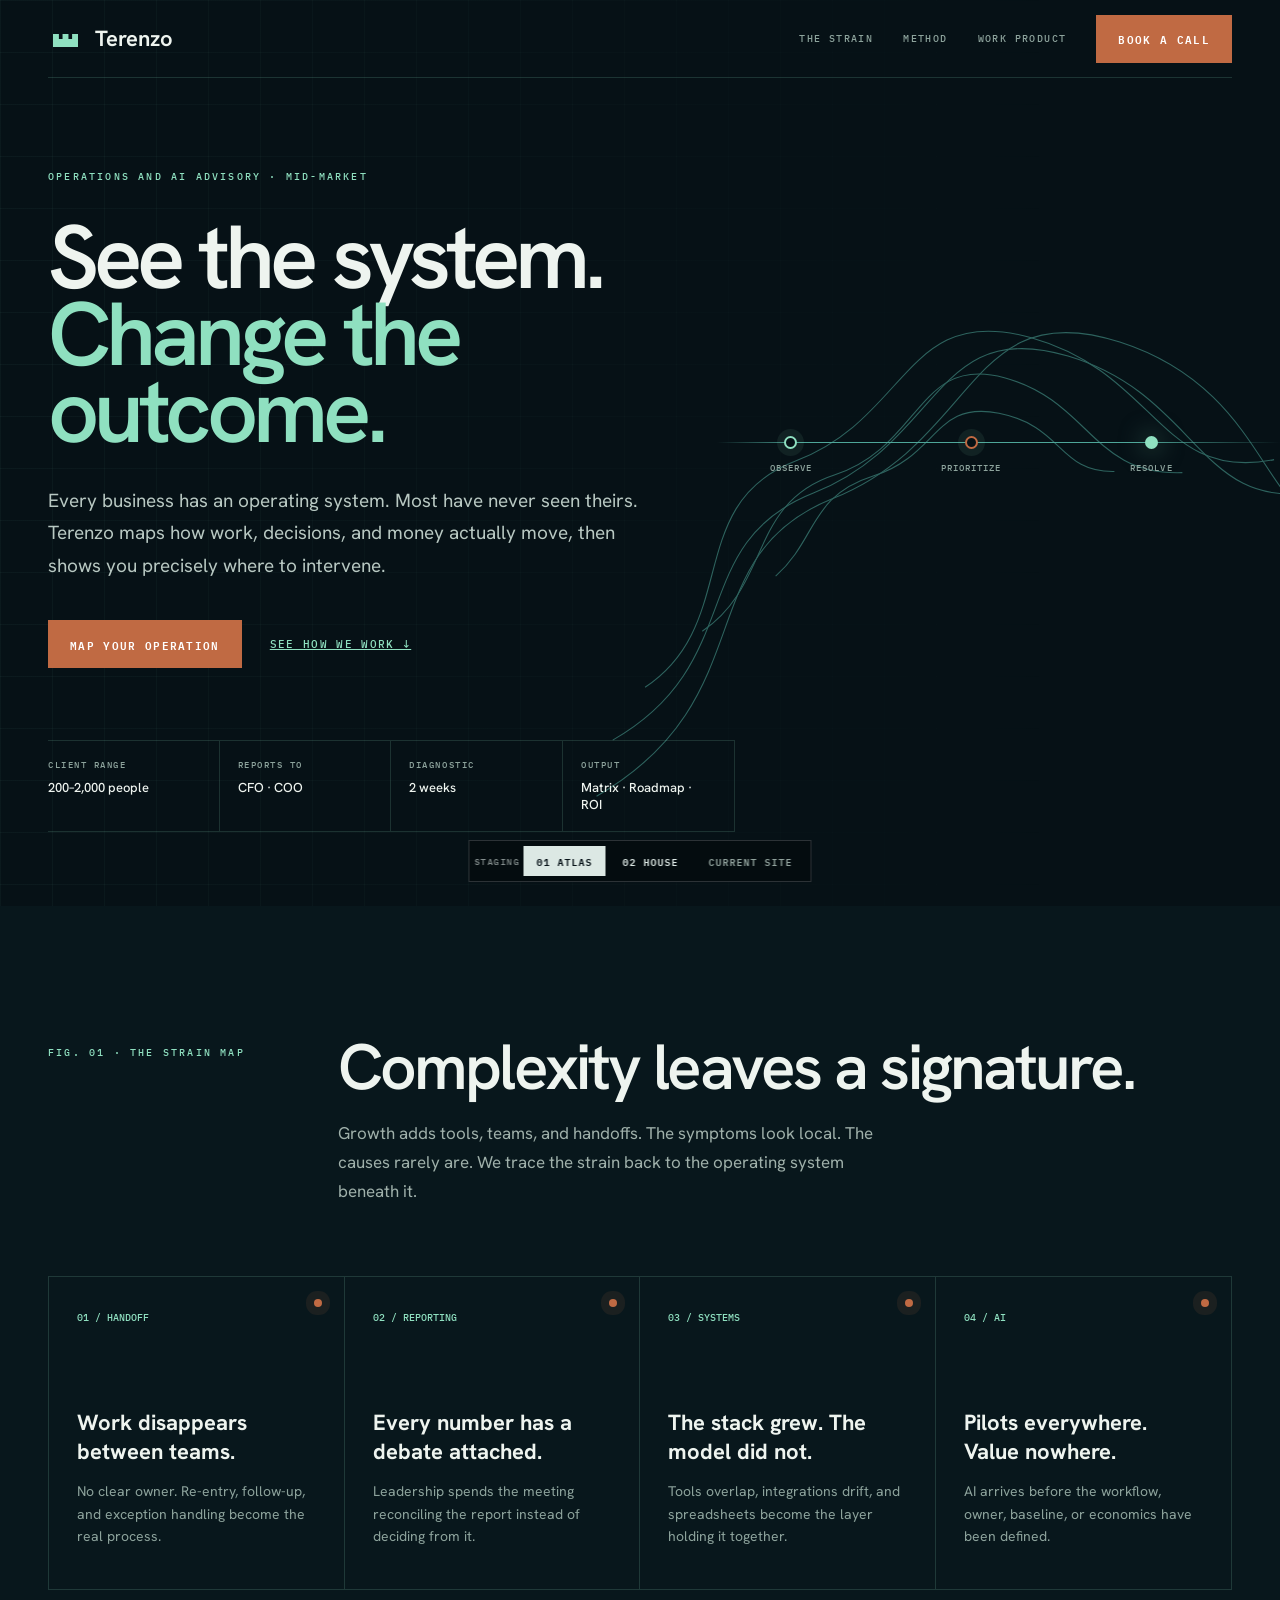
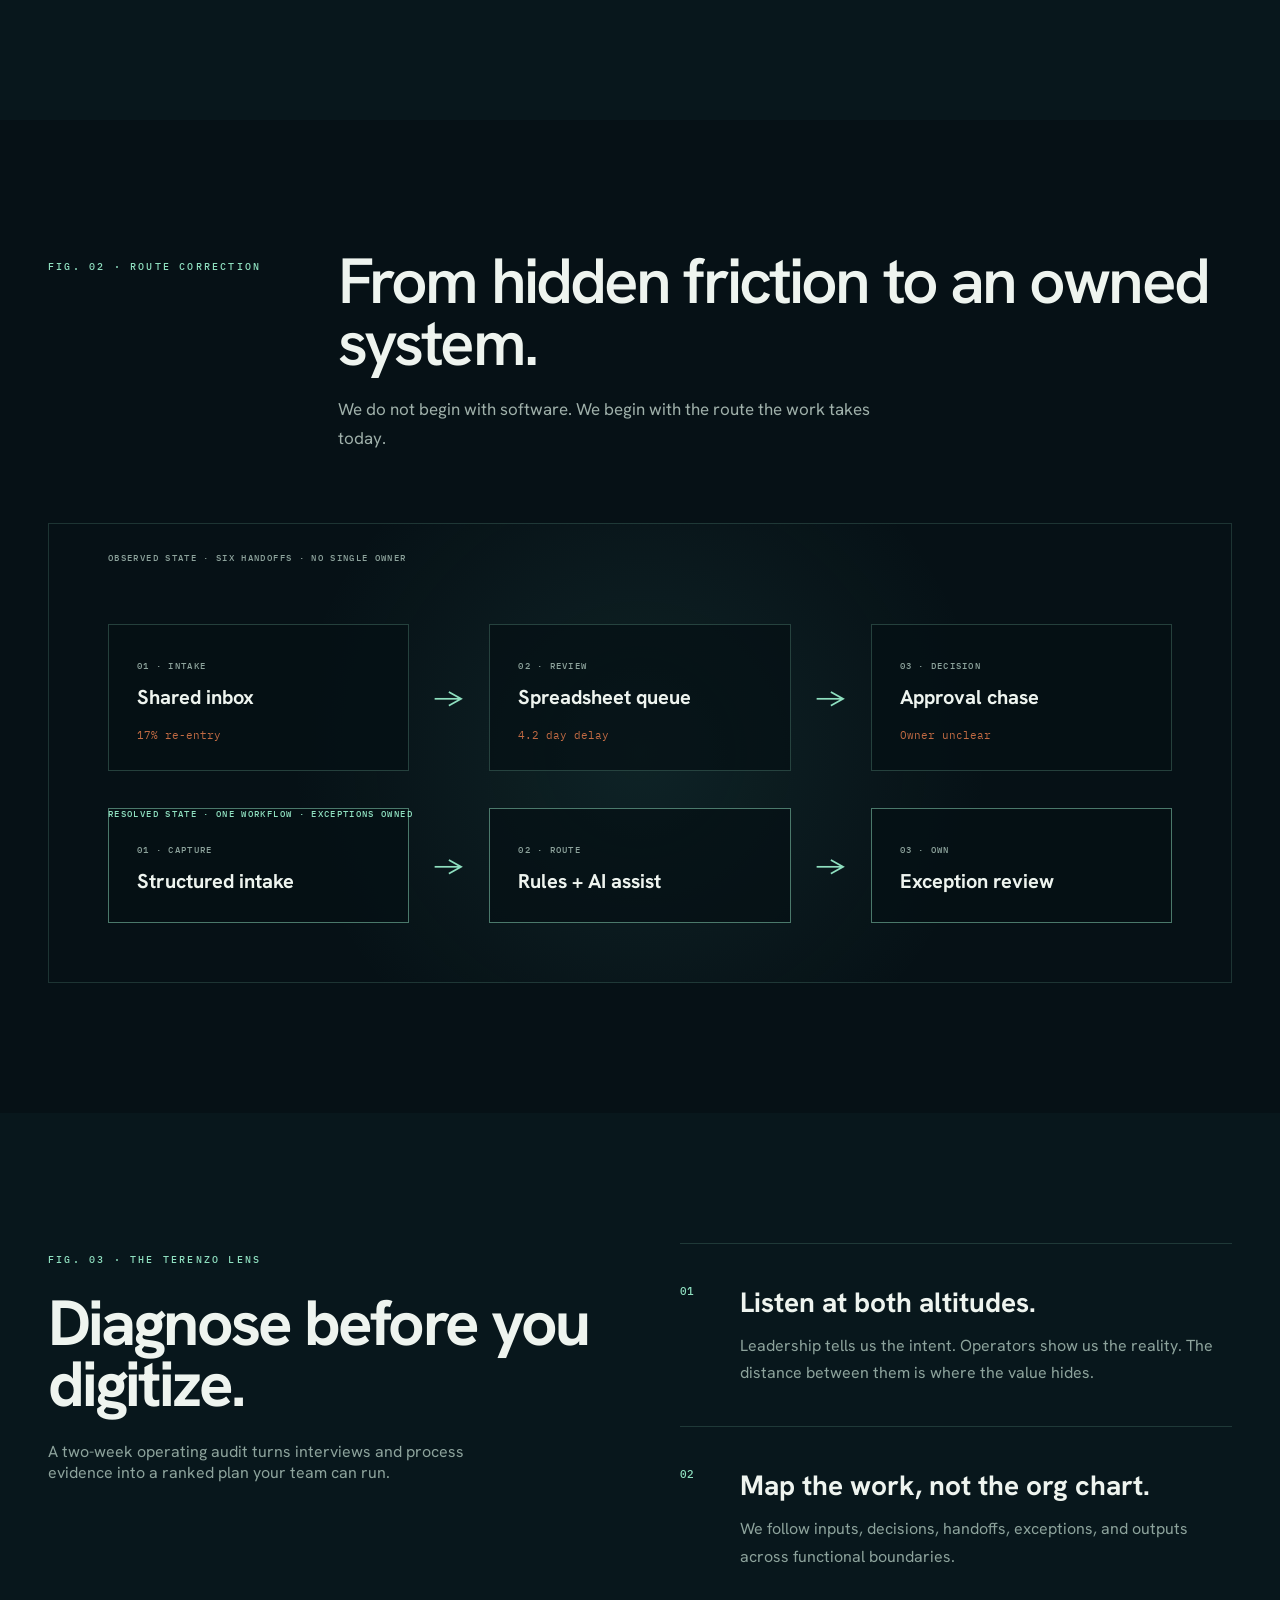
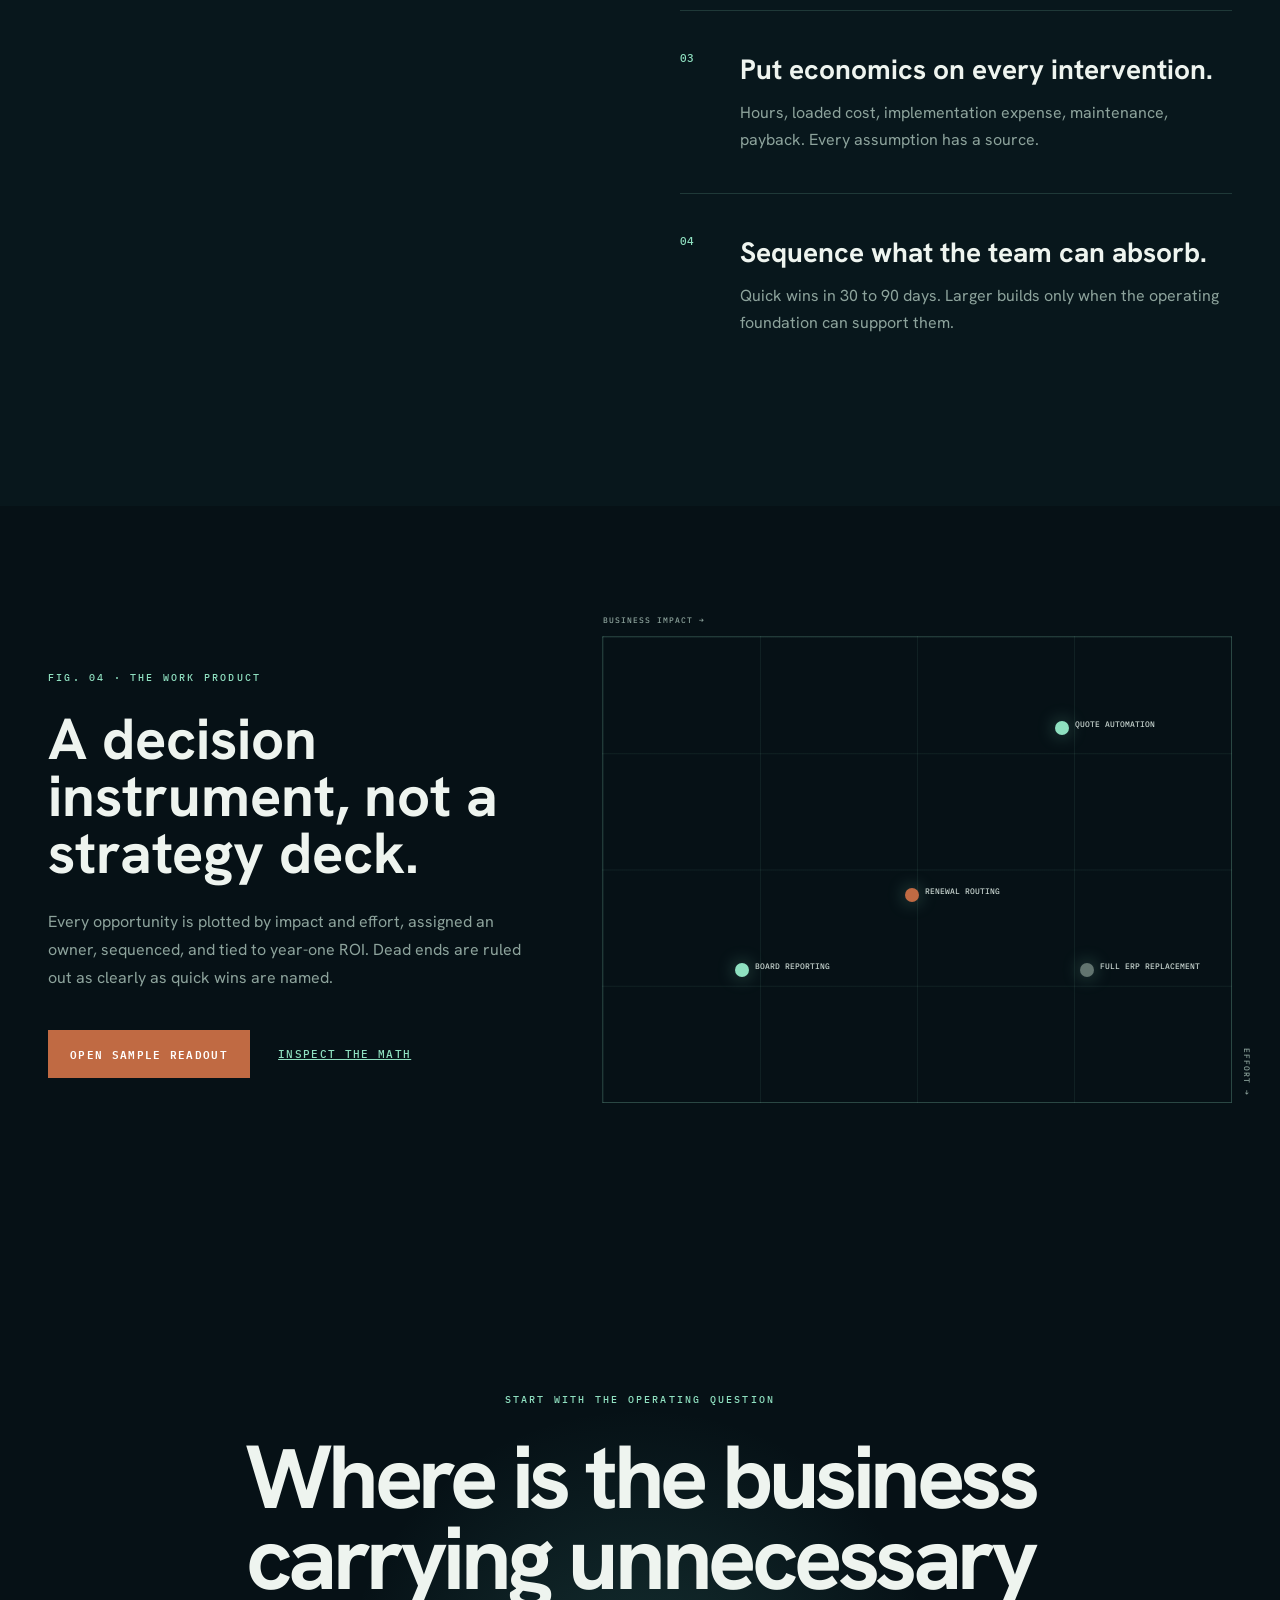
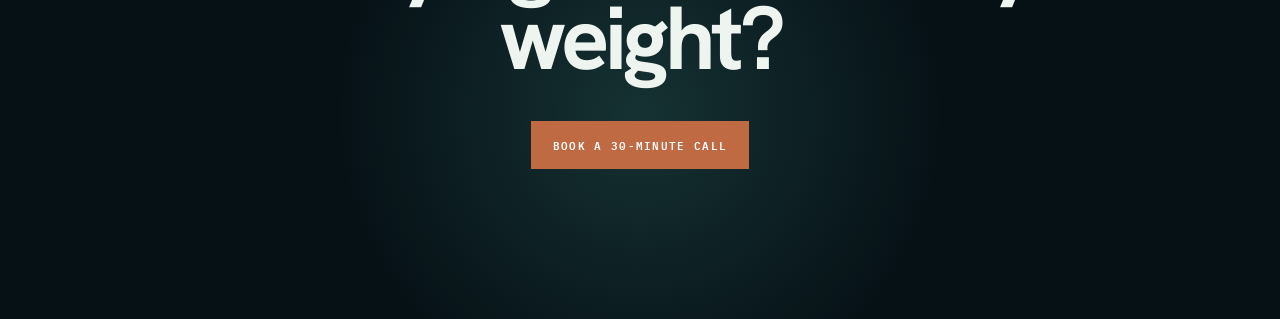
<file: public/concept-atlas.html>
<!doctype html><html lang="en"><head><meta charset="utf-8"><meta name="viewport" content="width=device-width,initial-scale=1"><title>Concept 01: The Operating Atlas | Terenzo</title><link rel="preconnect" href="https://fonts.googleapis.com"><link rel="preconnect" href="https://fonts.gstatic.com" crossorigin><link href="https://fonts.googleapis.com/css2?family=Hanken+Grotesk:wght@400;500;600;700&family=IBM+Plex+Mono:wght@400;500;600&display=swap" rel="stylesheet"><link rel="stylesheet" href="concepts.css"></head><body class="atlas">
<div class="concept-nav"><span class="concept-note">Staging</span><a class="active" href="/concept-atlas.html">01 Atlas</a><a href="/concept-house.html">02 House</a><a class="exit" href="/">Current site</a></div>
<header class="atlas-header"><div class="c-wrap"><a class="c-brand" href="#top"><svg viewBox="0 0 70 44" fill="currentColor"><path d="M10 38V12h11.79v10h7.31V12h11.8v10h7.31V12H60v26z"/></svg>Terenzo</a><nav><a href="#strain">The strain</a><a href="#method">Method</a><a href="#artifact">Work product</a><a class="c-btn" href="#contact">Book a call</a></nav></div></header>
<main><section id="top" class="atlas-hero"><div class="atlas-contours" aria-hidden="true"><svg viewBox="0 0 700 700" fill="none" stroke="#4ea699"><path d="M52 534C141 475 87 364 192 324s101-147 218-114 119 134 225 113"/><path d="M22 583c126-72 67-182 186-229s112-164 236-127 121 150 237 124"/><path d="M7 635c157-91 84-222 219-276s126-190 266-145 132 172 202 165"/><path d="M105 482c64-43 43-119 123-145s77-112 157-90 81 91 165 88"/><path d="M173 431c39-35 31-74 91-93s56-70 116-58 55 55 107 54"/></svg></div><div class="c-wrap"><div class="atlas-hero-copy"><p class="eyebrow">Operations and AI advisory · Mid-market</p><h1>See the system.<span>Change the outcome.</span></h1><p class="intro">Every business has an operating system. Most have never seen theirs. Terenzo maps how work, decisions, and money actually move, then shows you precisely where to intervene.</p><div class="atlas-actions"><a class="c-btn" href="#contact">Map your operation</a><a class="atlas-text-link" href="#strain">See how we work ↓</a></div><div class="atlas-index"><div><small>Client range</small><b>200–2,000 people</b></div><div><small>Reports to</small><b>CFO · COO</b></div><div><small>Diagnostic</small><b>2 weeks</b></div><div><small>Output</small><b>Matrix · Roadmap · ROI</b></div></div></div></div><div class="atlas-route" aria-hidden="true"><i class="route-line"></i><i class="route-node n1" data-label="Observe"></i><i class="route-node n2" data-label="Prioritize"></i><i class="route-node n3" data-label="Resolve"></i></div></section>
<section id="strain" class="atlas-section alt"><div class="c-wrap"><div class="atlas-heading"><p class="eyebrow">Fig. 01 · The strain map</p><div><h2>Complexity leaves a signature.</h2><p>Growth adds tools, teams, and handoffs. The symptoms look local. The causes rarely are. We trace the strain back to the operating system beneath it.</p></div></div><div class="atlas-symptoms"><article class="symptom"><span class="pulse"></span><span class="num">01 / HANDOFF</span><h3>Work disappears between teams.</h3><p>No clear owner. Re-entry, follow-up, and exception handling become the real process.</p></article><article class="symptom"><span class="pulse"></span><span class="num">02 / REPORTING</span><h3>Every number has a debate attached.</h3><p>Leadership spends the meeting reconciling the report instead of deciding from it.</p></article><article class="symptom"><span class="pulse"></span><span class="num">03 / SYSTEMS</span><h3>The stack grew. The model did not.</h3><p>Tools overlap, integrations drift, and spreadsheets become the layer holding it together.</p></article><article class="symptom"><span class="pulse"></span><span class="num">04 / AI</span><h3>Pilots everywhere. Value nowhere.</h3><p>AI arrives before the workflow, owner, baseline, or economics have been defined.</p></article></div></div></section>
<section class="atlas-section"><div class="c-wrap"><div class="atlas-heading"><p class="eyebrow">Fig. 02 · Route correction</p><div><h2>From hidden friction to an owned system.</h2><p>We do not begin with software. We begin with the route the work takes today.</p></div></div><div class="system-map"><span class="map-caption">Observed state · Six handoffs · No single owner</span><div class="flow"><div class="map-box"><small>01 · Intake</small><strong>Shared inbox</strong><em>17% re-entry</em></div><div class="map-arrow">→</div><div class="map-box"><small>02 · Review</small><strong>Spreadsheet queue</strong><em>4.2 day delay</em></div><div class="map-arrow">→</div><div class="map-box"><small>03 · Decision</small><strong>Approval chase</strong><em>Owner unclear</em></div></div><span class="map-caption after">Resolved state · One workflow · Exceptions owned</span><div class="flow after"><div class="map-box"><small>01 · Capture</small><strong>Structured intake</strong></div><div class="map-arrow">→</div><div class="map-box"><small>02 · Route</small><strong>Rules + AI assist</strong></div><div class="map-arrow">→</div><div class="map-box"><small>03 · Own</small><strong>Exception review</strong></div></div></div></div></section>
<section id="method" class="atlas-section alt"><div class="c-wrap atlas-method"><div class="method-sticky"><p class="eyebrow">Fig. 03 · The Terenzo lens</p><h2>Diagnose before you digitize.</h2><p>A two-week operating audit turns interviews and process evidence into a ranked plan your team can run.</p></div><div class="method-list"><article class="method-item"><div><h3>Listen at both altitudes.</h3><p>Leadership tells us the intent. Operators show us the reality. The distance between them is where the value hides.</p></div></article><article class="method-item"><div><h3>Map the work, not the org chart.</h3><p>We follow inputs, decisions, handoffs, exceptions, and outputs across functional boundaries.</p></div></article><article class="method-item"><div><h3>Put economics on every intervention.</h3><p>Hours, loaded cost, implementation expense, maintenance, payback. Every assumption has a source.</p></div></article><article class="method-item"><div><h3>Sequence what the team can absorb.</h3><p>Quick wins in 30 to 90 days. Larger builds only when the operating foundation can support them.</p></div></article></div></div></section>
<section id="artifact" class="atlas-section"><div class="c-wrap atlas-artifact"><div><p class="eyebrow">Fig. 04 · The work product</p><h2>A decision instrument, not a strategy deck.</h2><p style="color:var(--atlas-muted);line-height:1.75">Every opportunity is plotted by impact and effort, assigned an owner, sequenced, and tied to year-one ROI. Dead ends are ruled out as clearly as quick wins are named.</p><div class="atlas-actions"><a class="c-btn" href="/sample-audit-deliverable">Open sample readout</a><a class="atlas-text-link" href="/roi-methodology">Inspect the math</a></div></div><div class="matrix" aria-label="Example impact and effort matrix"><i class="dot d1" data-label="Quote automation"></i><i class="dot d2" data-label="Renewal routing"></i><i class="dot d3" data-label="Board reporting"></i><i class="dot d4" data-label="Full ERP replacement"></i></div></div></section>
<section id="contact" class="atlas-cta"><p class="eyebrow">Start with the operating question</p><h2>Where is the business carrying unnecessary weight?</h2><a class="c-btn" href="https://calendly.com/terenzo/30min">Book a 30-minute call</a></section></main></body></html>
</file>
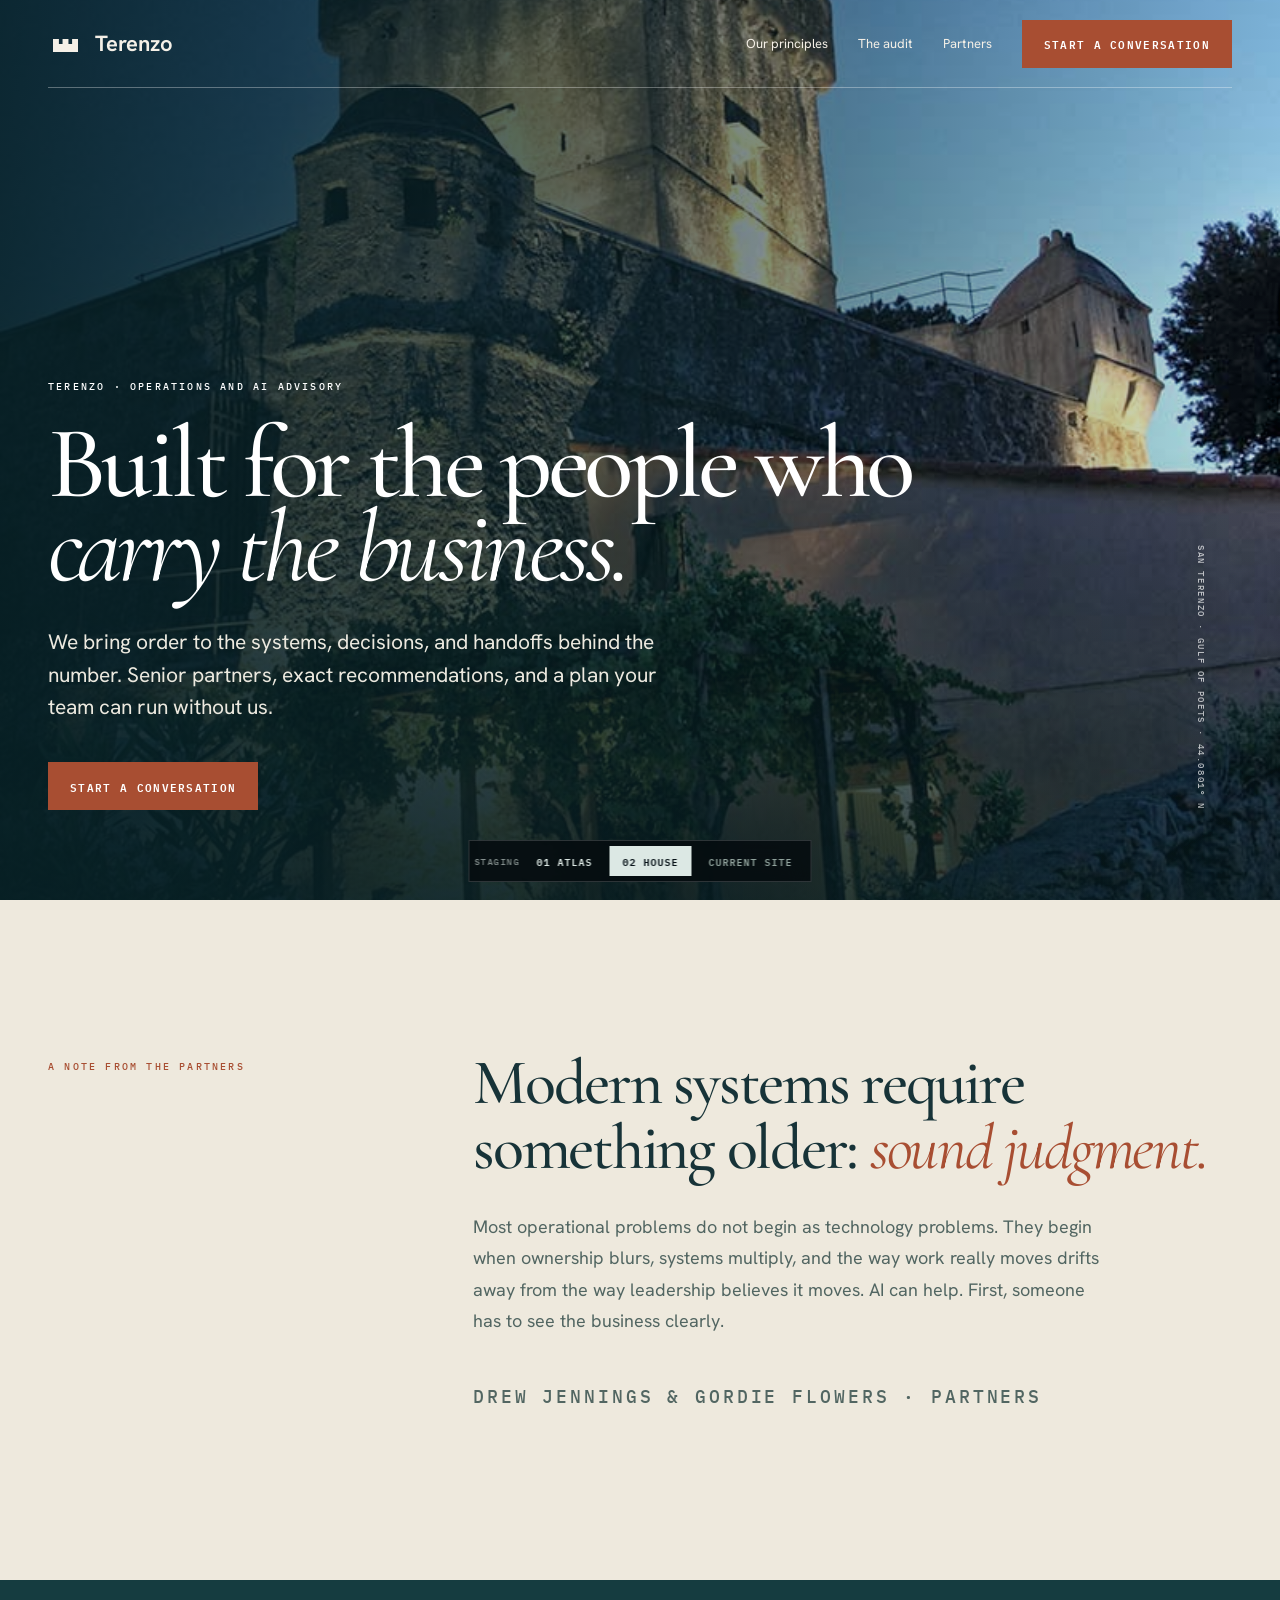
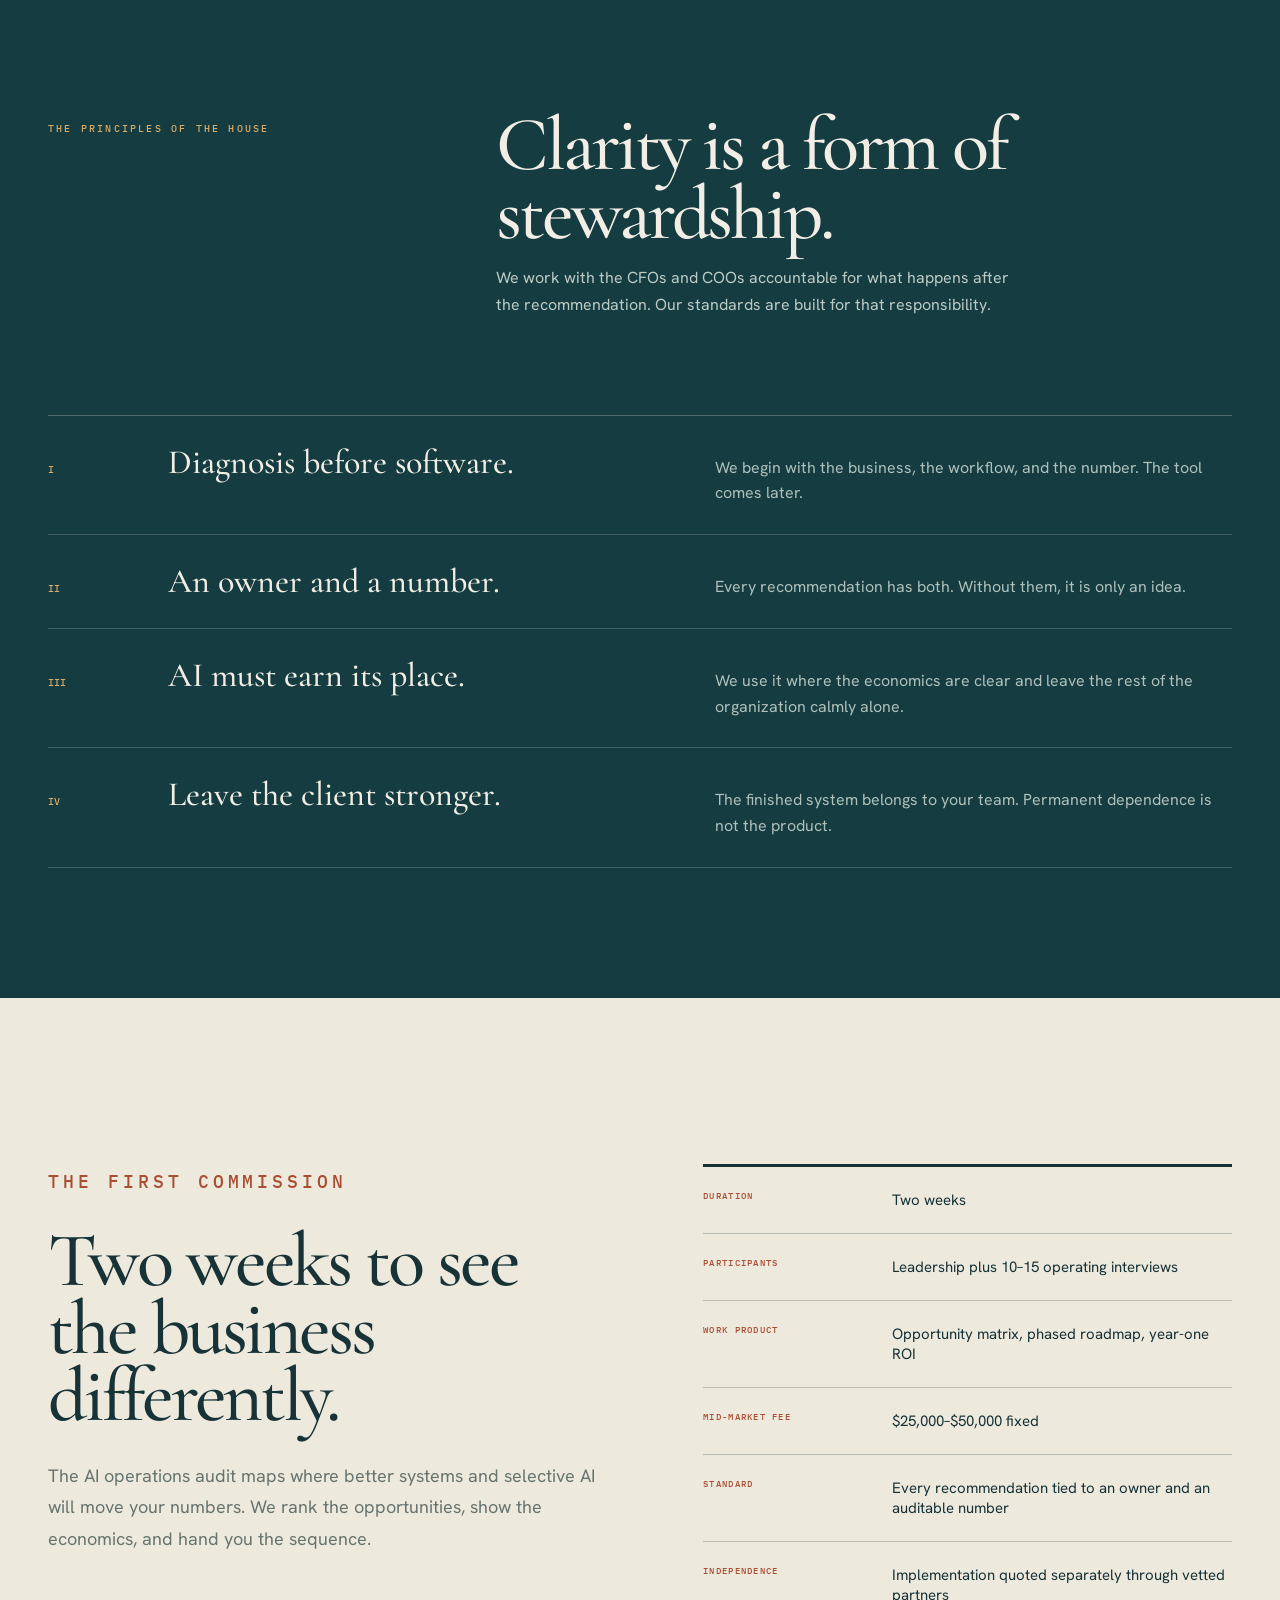
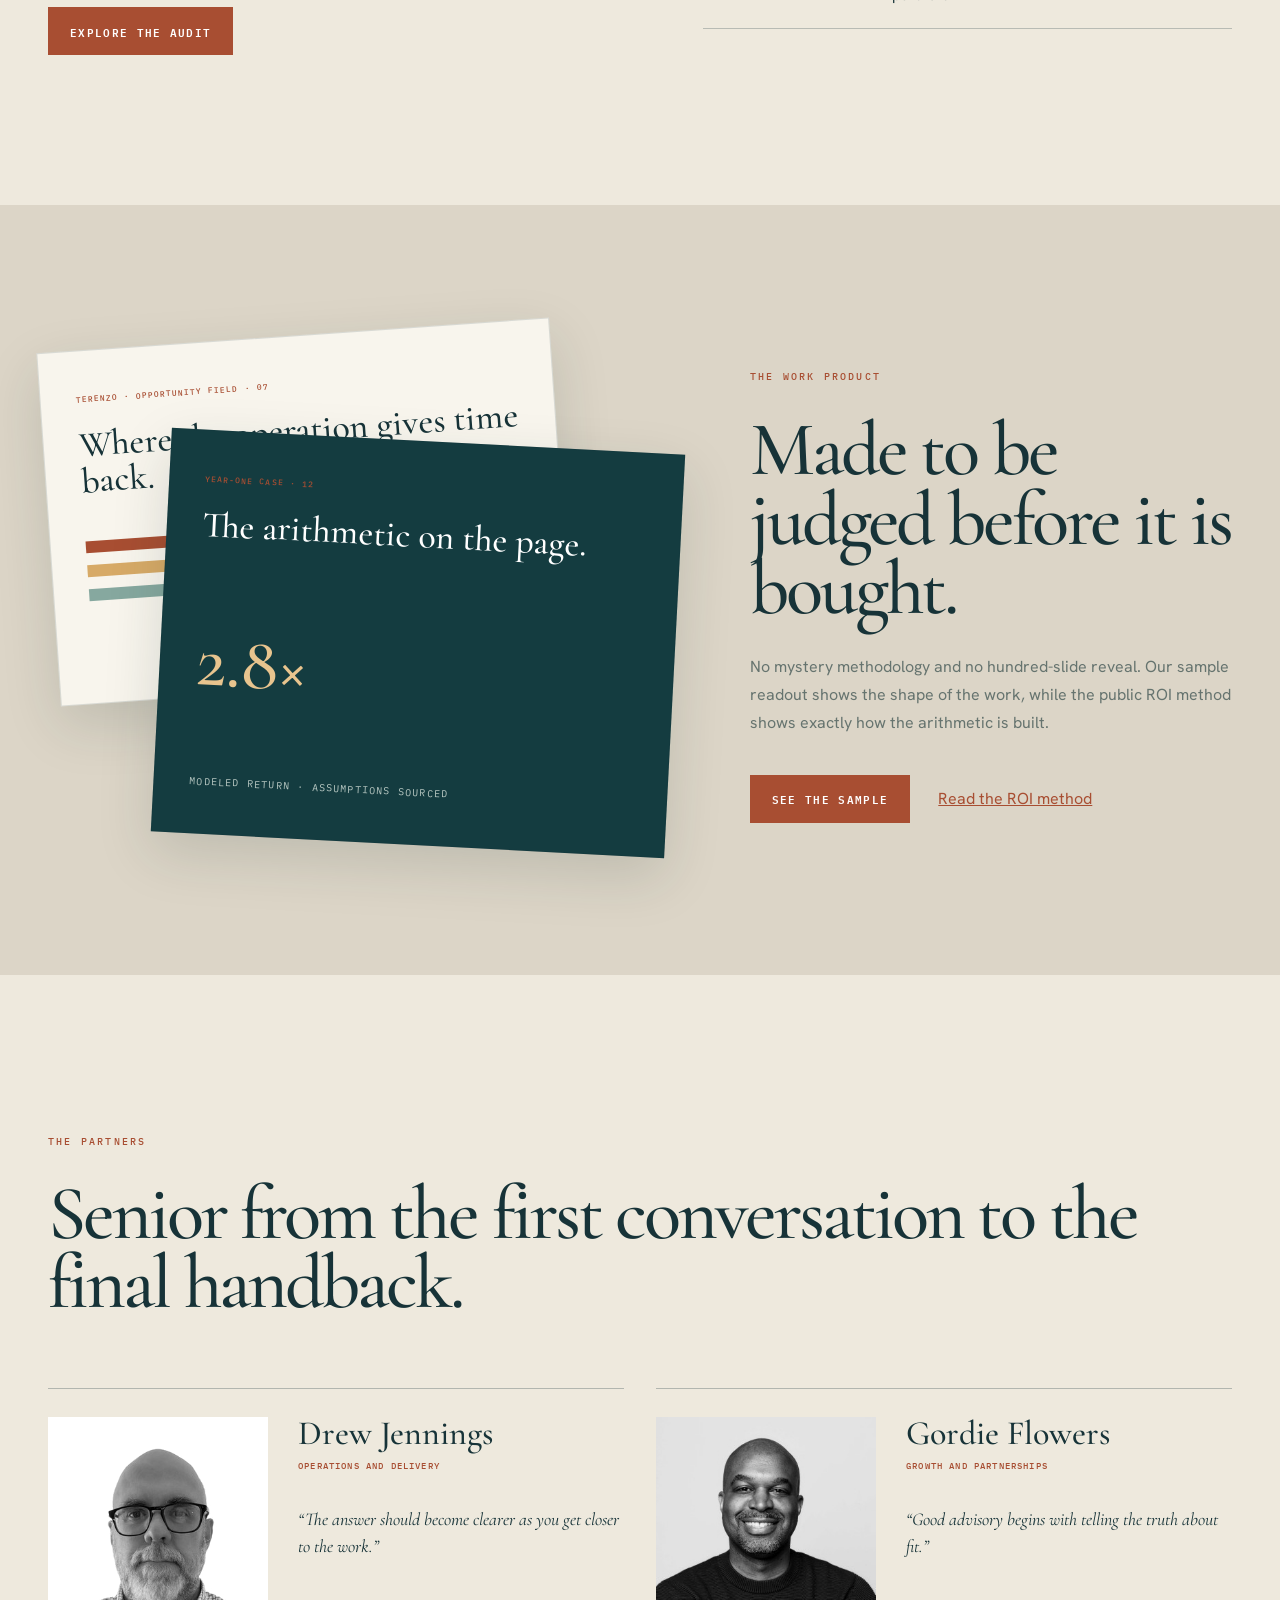
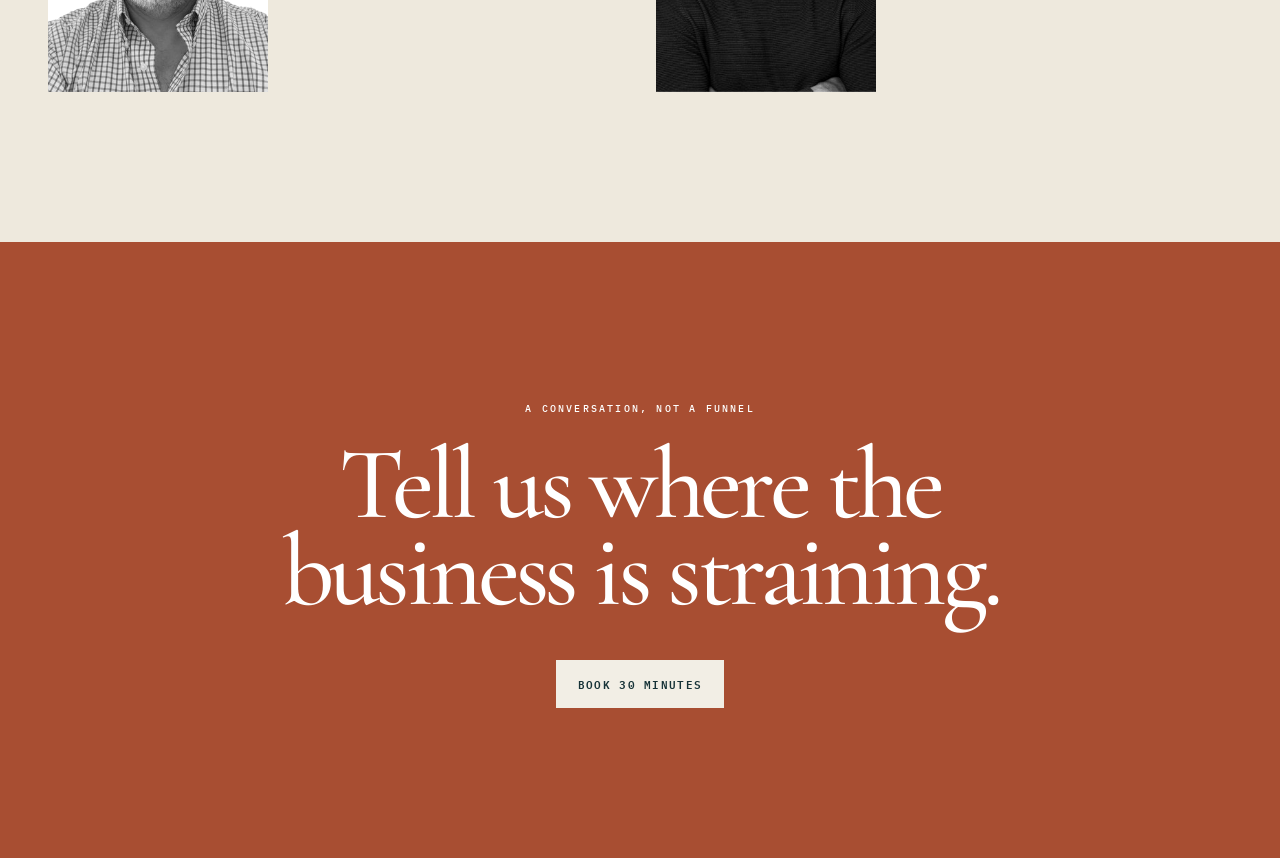
<file: public/concept-house.html>
<!doctype html><html lang="en"><head><meta charset="utf-8"><meta name="viewport" content="width=device-width,initial-scale=1"><title>Concept 02: The Ligurian House | Terenzo</title><link rel="preconnect" href="https://fonts.googleapis.com"><link rel="preconnect" href="https://fonts.gstatic.com" crossorigin><link href="https://fonts.googleapis.com/css2?family=Cormorant+Garamond:ital,wght@0,400;0,500;0,600;1,400&family=Hanken+Grotesk:wght@400;500;600&family=IBM+Plex+Mono:wght@400;500&display=swap" rel="stylesheet"><link rel="stylesheet" href="concepts.css"></head><body class="house">
<div class="concept-nav"><span class="concept-note">Staging</span><a href="/concept-atlas.html">01 Atlas</a><a class="active" href="/concept-house.html">02 House</a><a class="exit" href="/">Current site</a></div>
<header class="house-header"><div class="c-wrap"><a class="c-brand" href="#top"><svg viewBox="0 0 70 44" fill="currentColor"><path d="M10 38V12h11.79v10h7.31V12h11.8v10h7.31V12H60v26z"/></svg>Terenzo</a><nav><a href="#principles">Our principles</a><a href="#commission">The audit</a><a href="#partners">Partners</a><a class="c-btn" href="#contact">Start a conversation</a></nav></div></header>
<main><section id="top" class="house-hero"><img src="assets/castello-san-terenzo-best.jpg" alt="The castello at San Terenzo at dusk"><div class="c-wrap"><div class="house-hero-copy"><p class="eyebrow">Terenzo · Operations and AI advisory</p><h1>Built for the people who <em>carry the business.</em></h1><p class="intro">We bring order to the systems, decisions, and handoffs behind the number. Senior partners, exact recommendations, and a plan your team can run without us.</p><div class="atlas-actions"><a class="c-btn" href="#contact">Start a conversation</a></div></div></div><p class="origin">San Terenzo · Gulf of Poets · 44.0801° N</p></section>
<section class="c-wrap house-opening"><p class="eyebrow" style="color:var(--house-red)">A note from the partners</p><div><blockquote>Modern systems require something older: <em>sound judgment.</em></blockquote><div class="copy"><p>Most operational problems do not begin as technology problems. They begin when ownership blurs, systems multiply, and the way work really moves drifts away from the way leadership believes it moves. AI can help. First, someone has to see the business clearly.</p><p class="signature">Drew Jennings & Gordie Flowers · Partners</p></div></div></section>
<section id="principles" class="house-principles"><div class="c-wrap"><div class="house-title-row"><p class="eyebrow" style="color:var(--house-sun)">The principles of the house</p><div><h2>Clarity is a form of stewardship.</h2><p>We work with the CFOs and COOs accountable for what happens after the recommendation. Our standards are built for that responsibility.</p></div></div><div class="principle-list"><article class="principle"><span class="pnum">I</span><h3>Diagnosis before software.</h3><p>We begin with the business, the workflow, and the number. The tool comes later.</p></article><article class="principle"><span class="pnum">II</span><h3>An owner and a number.</h3><p>Every recommendation has both. Without them, it is only an idea.</p></article><article class="principle"><span class="pnum">III</span><h3>AI must earn its place.</h3><p>We use it where the economics are clear and leave the rest of the organization calmly alone.</p></article><article class="principle"><span class="pnum">IV</span><h3>Leave the client stronger.</h3><p>The finished system belongs to your team. Permanent dependence is not the product.</p></article></div></div></section>
<section id="commission" class="commission"><div class="c-wrap commission-grid"><div class="commission-copy"><p class="eyebrow" style="color:var(--house-red)">The first commission</p><h2>Two weeks to see the business differently.</h2><p>The AI operations audit maps where better systems and selective AI will move your numbers. We rank the opportunities, show the economics, and hand you the sequence.</p><a class="c-btn" href="/ai-audit">Explore the audit</a></div><dl class="spec-sheet"><div class="spec-row"><dt>Duration</dt><dd>Two weeks</dd></div><div class="spec-row"><dt>Participants</dt><dd>Leadership plus 10–15 operating interviews</dd></div><div class="spec-row"><dt>Work product</dt><dd>Opportunity matrix, phased roadmap, year-one ROI</dd></div><div class="spec-row"><dt>Mid-market fee</dt><dd>$25,000–$50,000 fixed</dd></div><div class="spec-row"><dt>Standard</dt><dd>Every recommendation tied to an owner and an auditable number</dd></div><div class="spec-row"><dt>Independence</dt><dd>Implementation quoted separately through vetted partners</dd></div></dl></div></section>
<section class="house-work"><div class="c-wrap work-grid"><div class="deck" aria-hidden="true"><article class="slide s1"><span class="slide-no">Terenzo · Opportunity field · 07</span><h4>Where the operation gives time back.</h4><div class="mini-bars"><i style="width:92%"></i><i></i><i></i></div></article><article class="slide s2"><span class="slide-no">Year-one case · 12</span><h4>The arithmetic on the page.</h4><p class="big-roi">2.8×</p><p style="font:10px var(--mono);letter-spacing:.12em;text-transform:uppercase;color:#b9c9c3">Modeled return · assumptions sourced</p></article></div><div class="work-copy"><p class="eyebrow" style="color:var(--house-red)">The work product</p><h2>Made to be judged before it is bought.</h2><p>No mystery methodology and no hundred-slide reveal. Our sample readout shows the shape of the work, while the public ROI method shows exactly how the arithmetic is built.</p><div class="atlas-actions"><a class="c-btn" href="/sample-audit-deliverable">See the sample</a><a href="/roi-methodology" style="color:var(--house-red)">Read the ROI method</a></div></div></div></section>
<section id="partners" class="partners"><div class="c-wrap"><p class="eyebrow" style="color:var(--house-red)">The partners</p><h2>Senior from the first conversation to the final handback.</h2><div class="partner-grid"><article class="partner"><img src="assets/drew-jennings.jpg" alt="Drew Jennings"><div><h3>Drew Jennings</h3><p class="role">Operations and delivery</p><p class="quote">“The answer should become clearer as you get closer to the work.”</p></div></article><article class="partner"><img src="assets/gordie-flowers.jpg" alt="Gordie Flowers"><div><h3>Gordie Flowers</h3><p class="role">Growth and partnerships</p><p class="quote">“Good advisory begins with telling the truth about fit.”</p></div></article></div></div></section>
<section id="contact" class="house-cta"><p class="eyebrow">A conversation, not a funnel</p><h2>Tell us where the business is straining.</h2><a class="c-btn" href="https://calendly.com/terenzo/30min">Book 30 minutes</a></section></main></body></html>
</file>
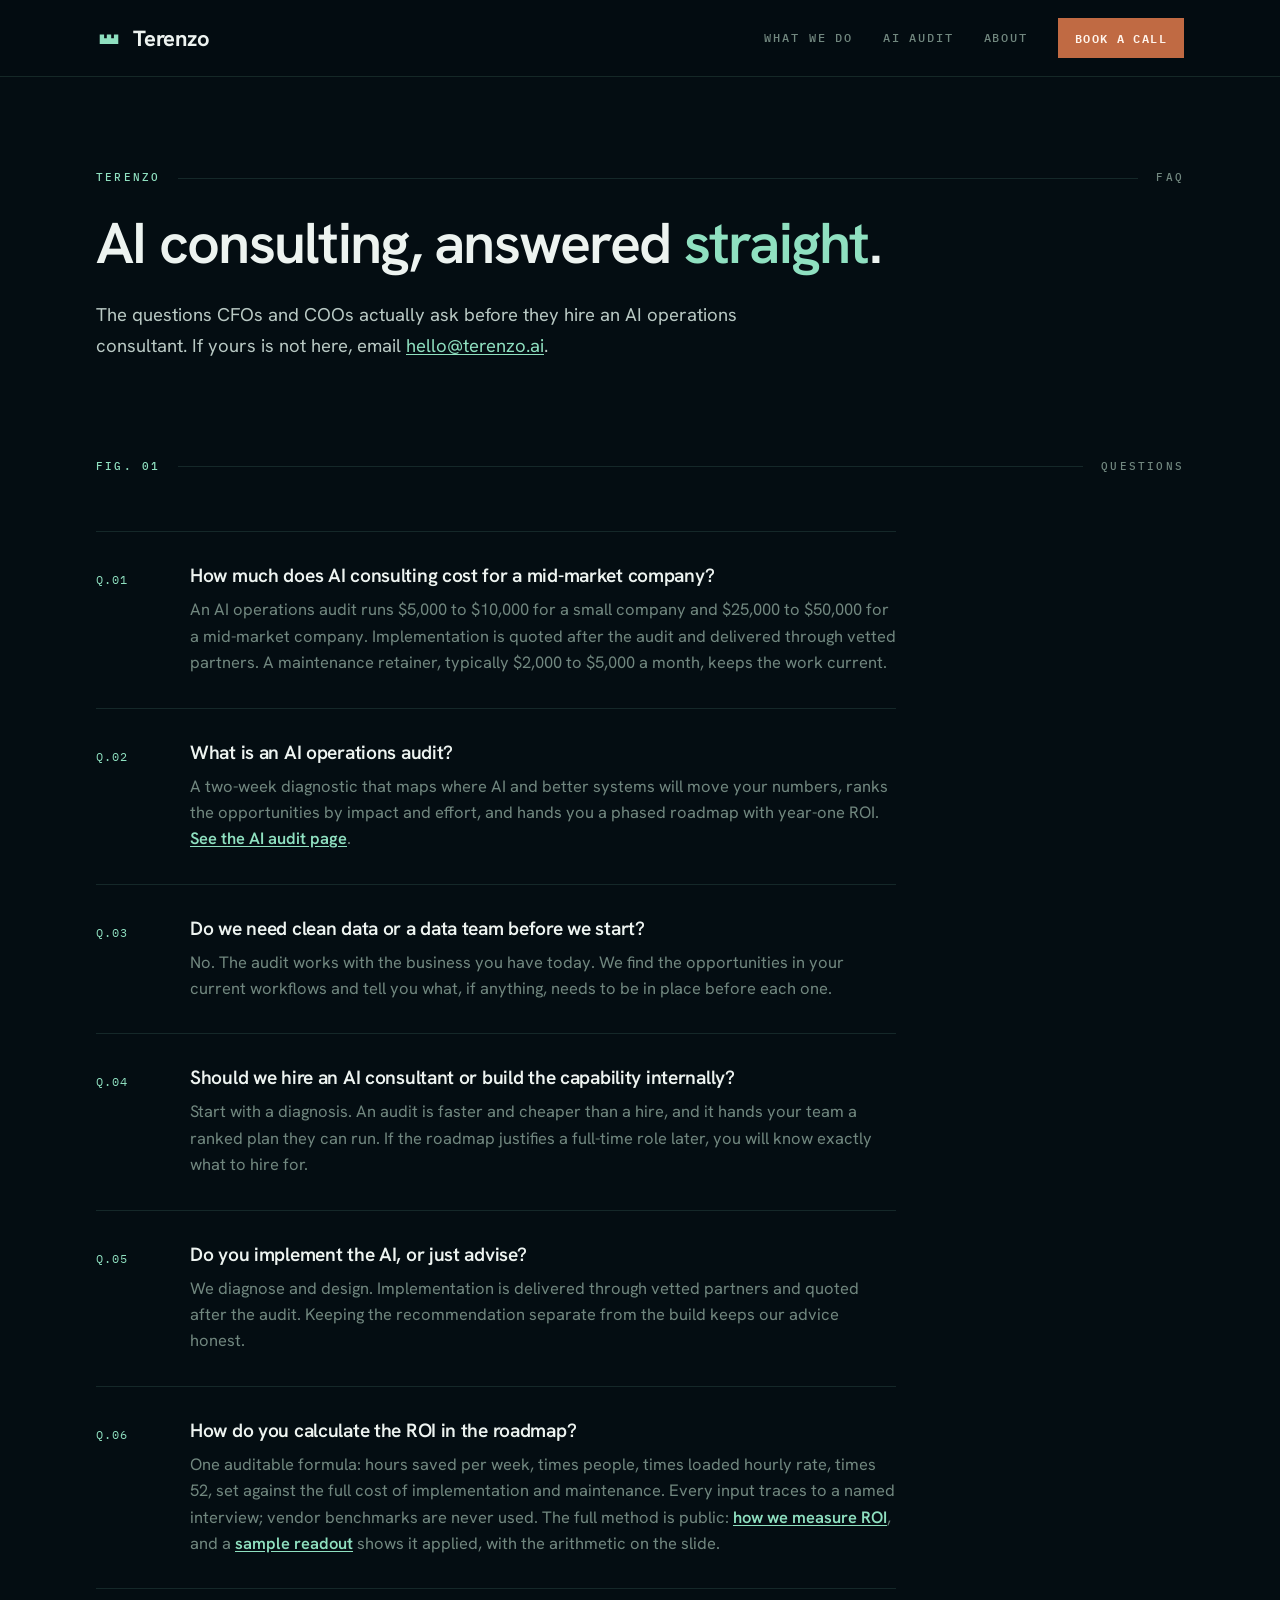
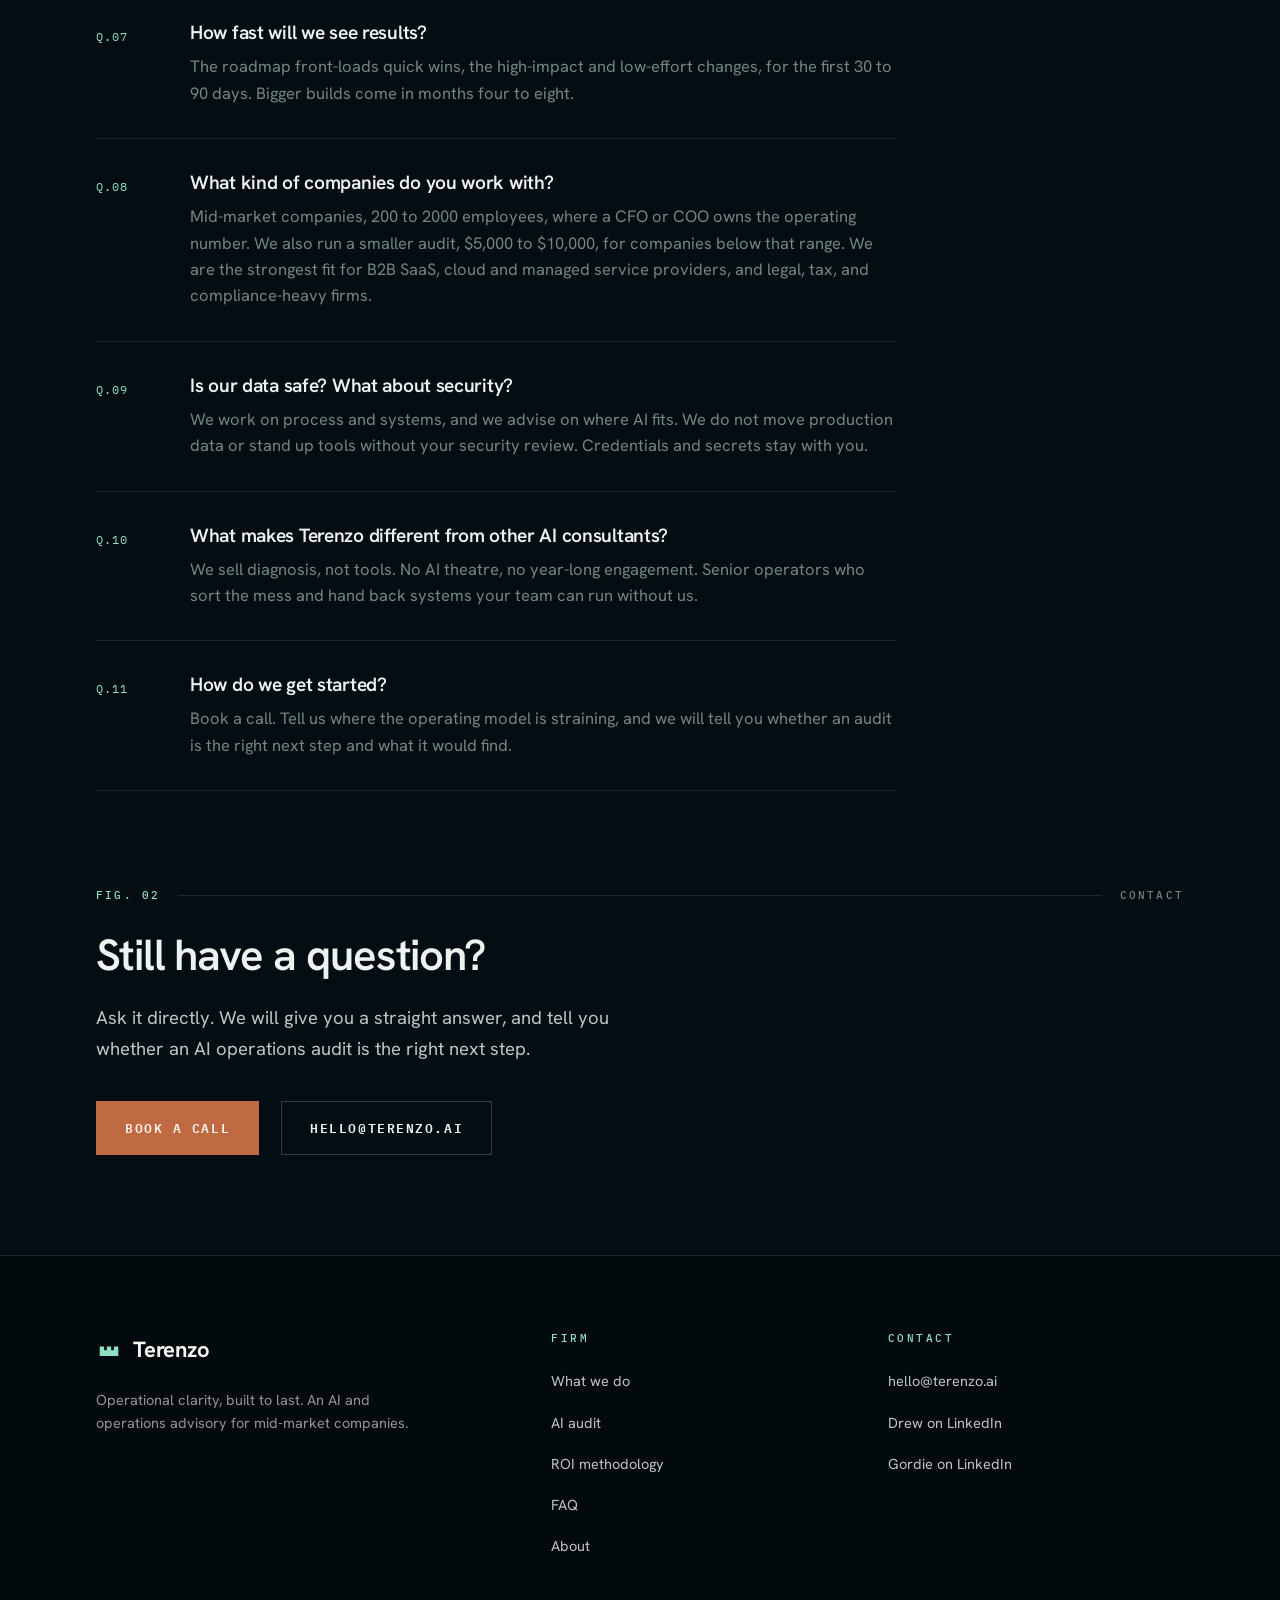
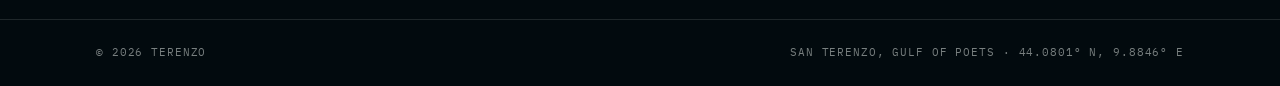
<file: public/faq.html>
<!DOCTYPE html>
<html lang="en">
<head>
<meta charset="UTF-8" />
<meta name="viewport" content="width=device-width, initial-scale=1" />
<title>AI consulting FAQ | Terenzo</title>
<meta name="description" content="Straight answers on AI operations consulting for mid-market companies: audit cost, data prerequisites, consultant versus hiring, and how Terenzo works." />
<link rel="canonical" href="https://terenzo.ai/faq" />
<link rel="icon" type="image/svg+xml" href="assets/terenzo-mark.svg" />
<meta property="og:type" content="website" />
<meta property="og:title" content="AI consulting FAQ | Terenzo" />
<meta property="og:description" content="Straight answers on AI operations consulting for mid-market companies." />
<meta property="og:url" content="https://terenzo.ai/faq" />
<meta property="og:image" content="https://terenzo.ai/assets/og-card.png" />
<meta property="og:image:width" content="1200" />
<meta property="og:image:height" content="630" />
<meta name="twitter:card" content="summary_large_image" />
<link rel="preconnect" href="https://fonts.googleapis.com" />
<link rel="preconnect" href="https://fonts.gstatic.com" crossorigin />
<link rel="stylesheet" href="https://fonts.googleapis.com/css2?family=Hanken+Grotesk:wght@400;500;600;700&family=IBM+Plex+Mono:wght@400;500;600&display=swap" />
<link rel="stylesheet" href="styles.css" />
<script type="application/ld+json">
{
  "@context": "https://schema.org",
  "@type": "FAQPage",
  "mainEntity": [
    {
      "@type": "Question",
      "name": "What is an AI operations audit?",
      "acceptedAnswer": { "@type": "Answer", "text": "A two-week diagnostic that maps where AI and better systems will move your numbers, ranks the opportunities by impact and effort, and hands you a phased roadmap with year-one ROI." }
    },
    {
      "@type": "Question",
      "name": "Do we need clean data or a data team before we start?",
      "acceptedAnswer": { "@type": "Answer", "text": "No. The audit works with the business you have today. We find the opportunities in your current workflows and tell you what, if anything, needs to be in place before each one." }
    },
    {
      "@type": "Question",
      "name": "Should we hire an AI consultant or build the capability internally?",
      "acceptedAnswer": { "@type": "Answer", "text": "Start with a diagnosis. An audit is faster and cheaper than a hire, and it hands your team a ranked plan they can run. If the roadmap justifies a full-time role later, you will know exactly what to hire for." }
    },
    {
      "@type": "Question",
      "name": "Do you implement the AI, or just advise?",
      "acceptedAnswer": { "@type": "Answer", "text": "We diagnose and design. Implementation is delivered through vetted partners and quoted after the audit. Keeping the recommendation separate from the build keeps our advice honest." }
    },
    {
      "@type": "Question",
      "name": "How fast will we see results?",
      "acceptedAnswer": { "@type": "Answer", "text": "The roadmap front-loads quick wins, the high-impact and low-effort changes, for the first 30 to 90 days. Bigger builds come in months four to eight." }
    },
    {
      "@type": "Question",
      "name": "What kind of companies do you work with?",
      "acceptedAnswer": { "@type": "Answer", "text": "Mid-market companies, 200 to 2000 employees, where a CFO or COO owns the operating number. We also run a smaller audit, 5,000 to 10,000 dollars, for companies below that range. We are the strongest fit for B2B SaaS, cloud and managed service providers, and legal, tax, and compliance-heavy firms." }
    },
    {
      "@type": "Question",
      "name": "Is our data safe? What about security?",
      "acceptedAnswer": { "@type": "Answer", "text": "We work on process and systems, and we advise on where AI fits. We do not move production data or stand up tools without your security review. Credentials and secrets stay with you." }
    },
    {
      "@type": "Question",
      "name": "What makes Terenzo different from other AI consultants?",
      "acceptedAnswer": { "@type": "Answer", "text": "We sell diagnosis, not tools. No AI theatre, no year-long engagement. Senior operators who sort the mess and hand back systems your team can run without us." }
    },
    {
      "@type": "Question",
      "name": "How do we get started?",
      "acceptedAnswer": { "@type": "Answer", "text": "Book a call. Tell us where the operating model is straining, and we will tell you whether an audit is the right next step and what it would find." }
    }
  ]
}
</script>
<script src="site.js" defer></script>
</head>
<body>

<header class="nav">
  <div class="wrap">
    <a class="brand" href="/" aria-label="Terenzo home">
      <svg class="mark" viewBox="0 0 70 44" fill="currentColor" aria-hidden="true"><path d="M10 38 L10 12 L21.79 12 L21.79 22 L29.10 22 L29.10 12 L40.90 12 L40.90 22 L48.21 22 L48.21 12 L60 12 L60 38 Z"></path></svg>
      <span class="wordmark">Terenzo</span>
    </a>
    <nav>
      <a href="/#what">What we do</a>
      <a href="/ai-audit">AI audit</a>
      <a href="/about">About</a>
      <a class="btn btn-primary btn-sm" href="https://calendly.com/terenzo/30min" target="_blank" rel="noopener">Book a call</a>
    </nav>
  </div>
  <span class="nav-progress" aria-hidden="true"></span>
</header>

<main class="even-stack">
  <section class="wrap page-hero">
    <p class="station reveal"><span class="no">Terenzo</span><span class="rule"></span>FAQ</p>
    <h1>AI consulting, answered <span class="hl">straight</span>.</h1>
    <p class="lead reveal d1">The questions CFOs and COOs actually ask before they hire an AI operations
      consultant. If yours is not here, email <a href="mailto:hello@terenzo.ai">hello@terenzo.ai</a>.</p>
  </section>

  <section class="wrap">
    <p class="station reveal"><span class="no">Fig. 01</span><span class="rule"></span>Questions</p>
    <div class="faq">
      <div class="qa reveal">
        <div>
          <h2>How much does AI consulting cost for a mid-market company?</h2>
          <p>An AI operations audit runs $5,000 to $10,000 for a small company and $25,000 to
            $50,000 for a mid-market company. Implementation is quoted after the audit and
            delivered through vetted partners. A maintenance retainer, typically $2,000 to
            $5,000 a month, keeps the work current.</p>
        </div>
      </div>
      <div class="qa reveal">
        <div>
          <h2>What is an AI operations audit?</h2>
          <p>A two-week diagnostic that maps where AI and better systems will move your numbers,
            ranks the opportunities by impact and effort, and hands you a phased roadmap with
            year-one ROI. <a href="/ai-audit">See the AI audit page</a>.</p>
        </div>
      </div>
      <div class="qa reveal">
        <div>
          <h2>Do we need clean data or a data team before we start?</h2>
          <p>No. The audit works with the business you have today. We find the opportunities in
            your current workflows and tell you what, if anything, needs to be in place before
            each one.</p>
        </div>
      </div>
      <div class="qa reveal">
        <div>
          <h2>Should we hire an AI consultant or build the capability internally?</h2>
          <p>Start with a diagnosis. An audit is faster and cheaper than a hire, and it hands
            your team a ranked plan they can run. If the roadmap justifies a full-time role
            later, you will know exactly what to hire for.</p>
        </div>
      </div>
      <div class="qa reveal">
        <div>
          <h2>Do you implement the AI, or just advise?</h2>
          <p>We diagnose and design. Implementation is delivered through vetted partners and
            quoted after the audit. Keeping the recommendation separate from the build keeps our
            advice honest.</p>
        </div>
      </div>
      <div class="qa reveal">
        <div>
          <h2>How do you calculate the ROI in the roadmap?</h2>
          <p>One auditable formula: hours saved per week, times people, times loaded hourly
            rate, times 52, set against the full cost of implementation and maintenance. Every
            input traces to a named interview; vendor benchmarks are never used. The full
            method is public: <a href="/roi-methodology">how we measure ROI</a>, and a
            <a href="/sample-audit-deliverable">sample readout</a> shows it applied, with
            the arithmetic on the slide.</p>
        </div>
      </div>
      <div class="qa reveal">
        <div>
          <h2>How fast will we see results?</h2>
          <p>The roadmap front-loads quick wins, the high-impact and low-effort changes, for the
            first 30 to 90 days. Bigger builds come in months four to eight.</p>
        </div>
      </div>
      <div class="qa reveal">
        <div>
          <h2>What kind of companies do you work with?</h2>
          <p>Mid-market companies, 200 to 2000 employees, where a CFO or COO owns the operating
            number. We also run a smaller audit, $5,000 to $10,000, for companies below that
            range. We are the strongest fit for B2B SaaS, cloud and managed service providers,
            and legal, tax, and compliance-heavy firms.</p>
        </div>
      </div>
      <div class="qa reveal">
        <div>
          <h2>Is our data safe? What about security?</h2>
          <p>We work on process and systems, and we advise on where AI fits. We do not move
            production data or stand up tools without your security review. Credentials and
            secrets stay with you.</p>
        </div>
      </div>
      <div class="qa reveal">
        <div>
          <h2>What makes Terenzo different from other AI consultants?</h2>
          <p>We sell diagnosis, not tools. No AI theatre, no year-long engagement. Senior
            operators who sort the mess and hand back systems your team can run without us.</p>
        </div>
      </div>
      <div class="qa reveal">
        <div>
          <h2>How do we get started?</h2>
          <p>Book a call. Tell us where the operating model is straining, and we will tell you
            whether an audit is the right next step and what it would find.</p>
        </div>
      </div>
    </div>
  </section>

  <section class="wrap">
    <div class="contact-inner">
      <p class="station reveal"><span class="no">Fig. 02</span><span class="rule"></span>Contact</p>
      <h2 class="reveal d1">Still have a question?</h2>
      <p class="lead reveal d2">Ask it directly. We will give you a straight answer, and tell you
        whether an AI operations audit is the right next step.</p>
      <div class="actions reveal d3">
        <a class="btn btn-primary" href="https://calendly.com/terenzo/30min" target="_blank" rel="noopener">Book a call</a>
        <a class="btn btn-secondary" href="mailto:hello@terenzo.ai">hello@terenzo.ai</a>
      </div>
    </div>
  </section>
</main>

<footer class="foot">
  <div class="wrap top">
    <div>
      <a class="brand" href="/" aria-label="Terenzo home" style="color:var(--paper-100)">
        <svg class="mark" viewBox="0 0 70 44" fill="currentColor" aria-hidden="true" style="color:var(--brand-accent)"><path d="M10 38 L10 12 L21.79 12 L21.79 22 L29.10 22 L29.10 12 L40.90 12 L40.90 22 L48.21 22 L48.21 12 L60 12 L60 38 Z"></path></svg>
        <span class="wordmark">Terenzo</span>
      </a>
      <p class="blurb">Operational clarity, built to last. An AI and operations advisory for
        mid-market companies.</p>
    </div>
    <div>
      <h3>Firm</h3>
      <ul>
        <li><a href="/#what">What we do</a></li>
        <li><a href="/ai-audit">AI audit</a></li>
        <li><a href="/roi-methodology">ROI methodology</a></li>
        <li><a href="/faq">FAQ</a></li>
        <li><a href="/about">About</a></li>
      </ul>
    </div>
    <div>
      <h3>Contact</h3>
      <ul>
        <li><a href="mailto:hello@terenzo.ai">hello@terenzo.ai</a></li>
        <li><a href="https://www.linkedin.com/in/drewje/" target="_blank" rel="noopener">Drew on LinkedIn</a></li>
        <li><a href="https://www.linkedin.com/in/gordieflowers/" target="_blank" rel="noopener">Gordie on LinkedIn</a></li>
      </ul>
    </div>
  </div>
  <div class="legal">
    <div class="wrap">
      <span>&copy; 2026 Terenzo</span>
      <span>San Terenzo, Gulf of Poets &middot; 44.0801&deg; N, 9.8846&deg; E</span>
    </div>
  </div>
</footer>

</body>
</html>
</file>
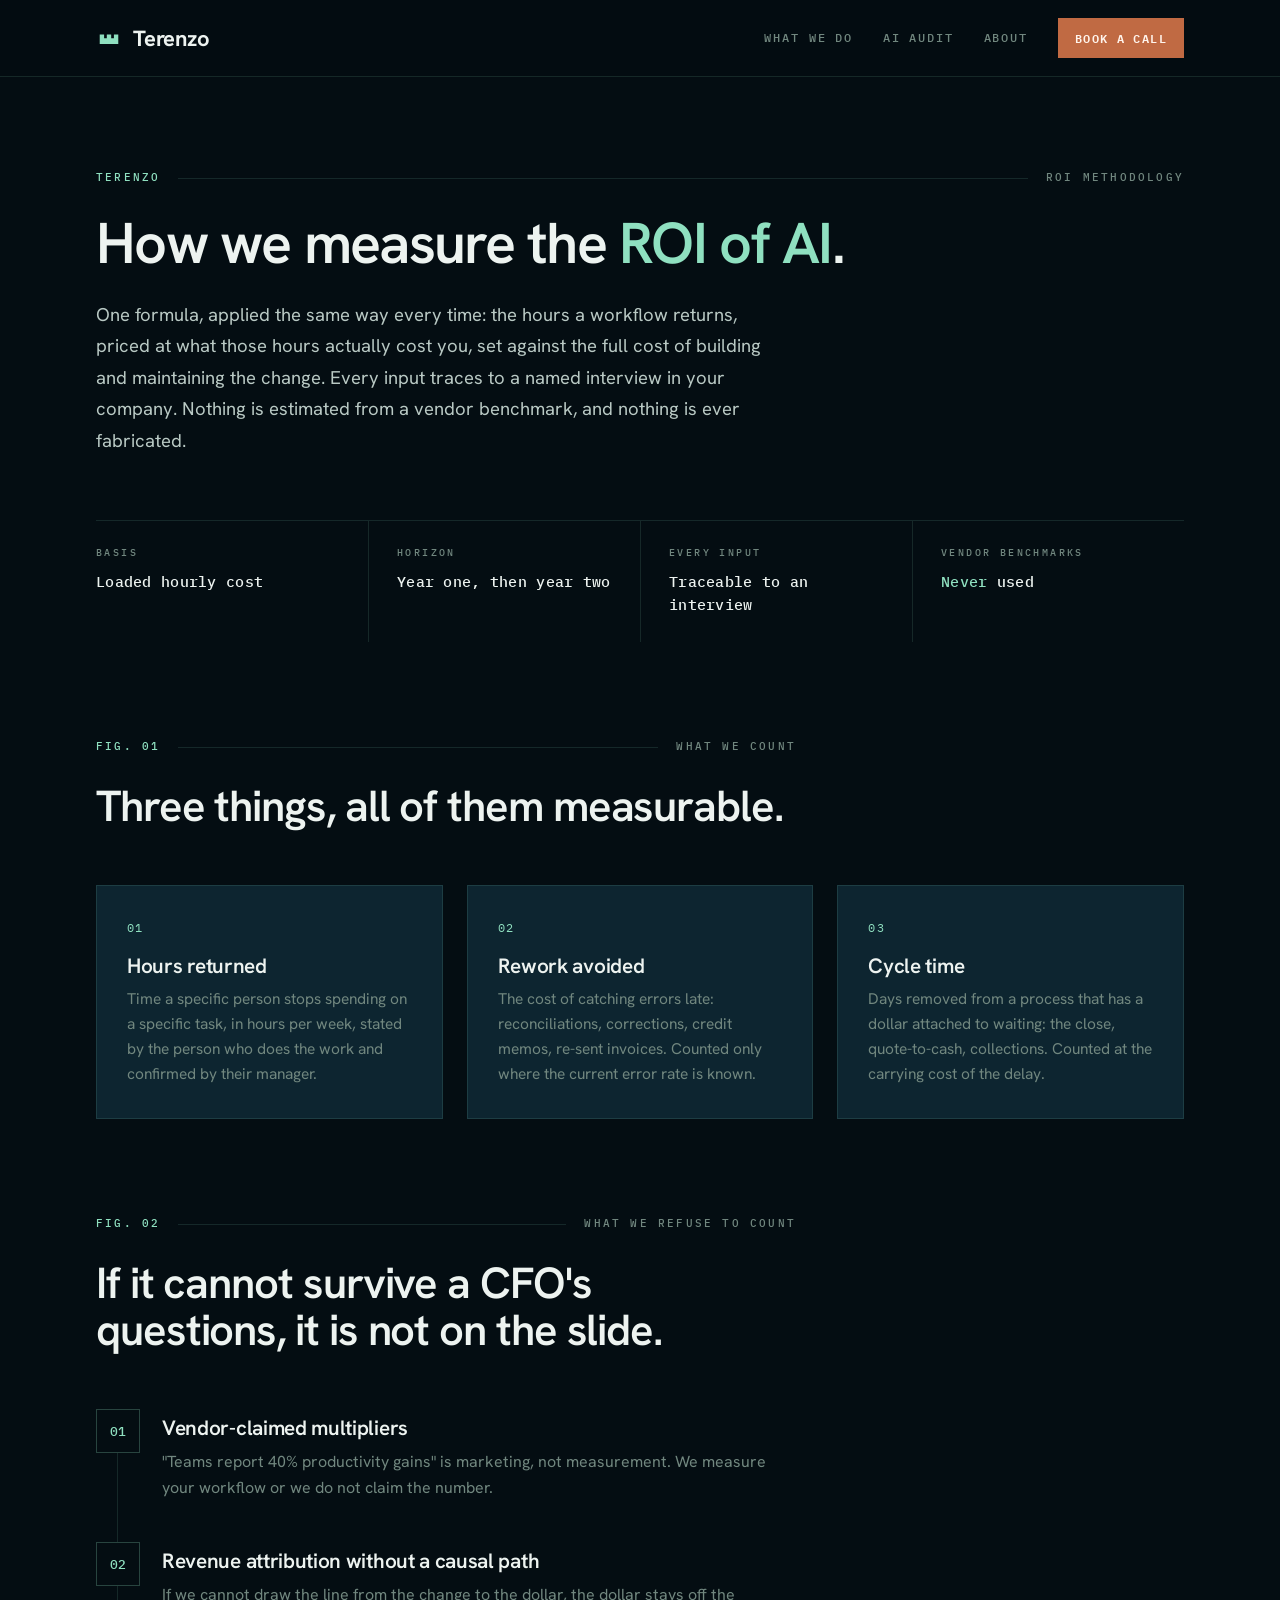
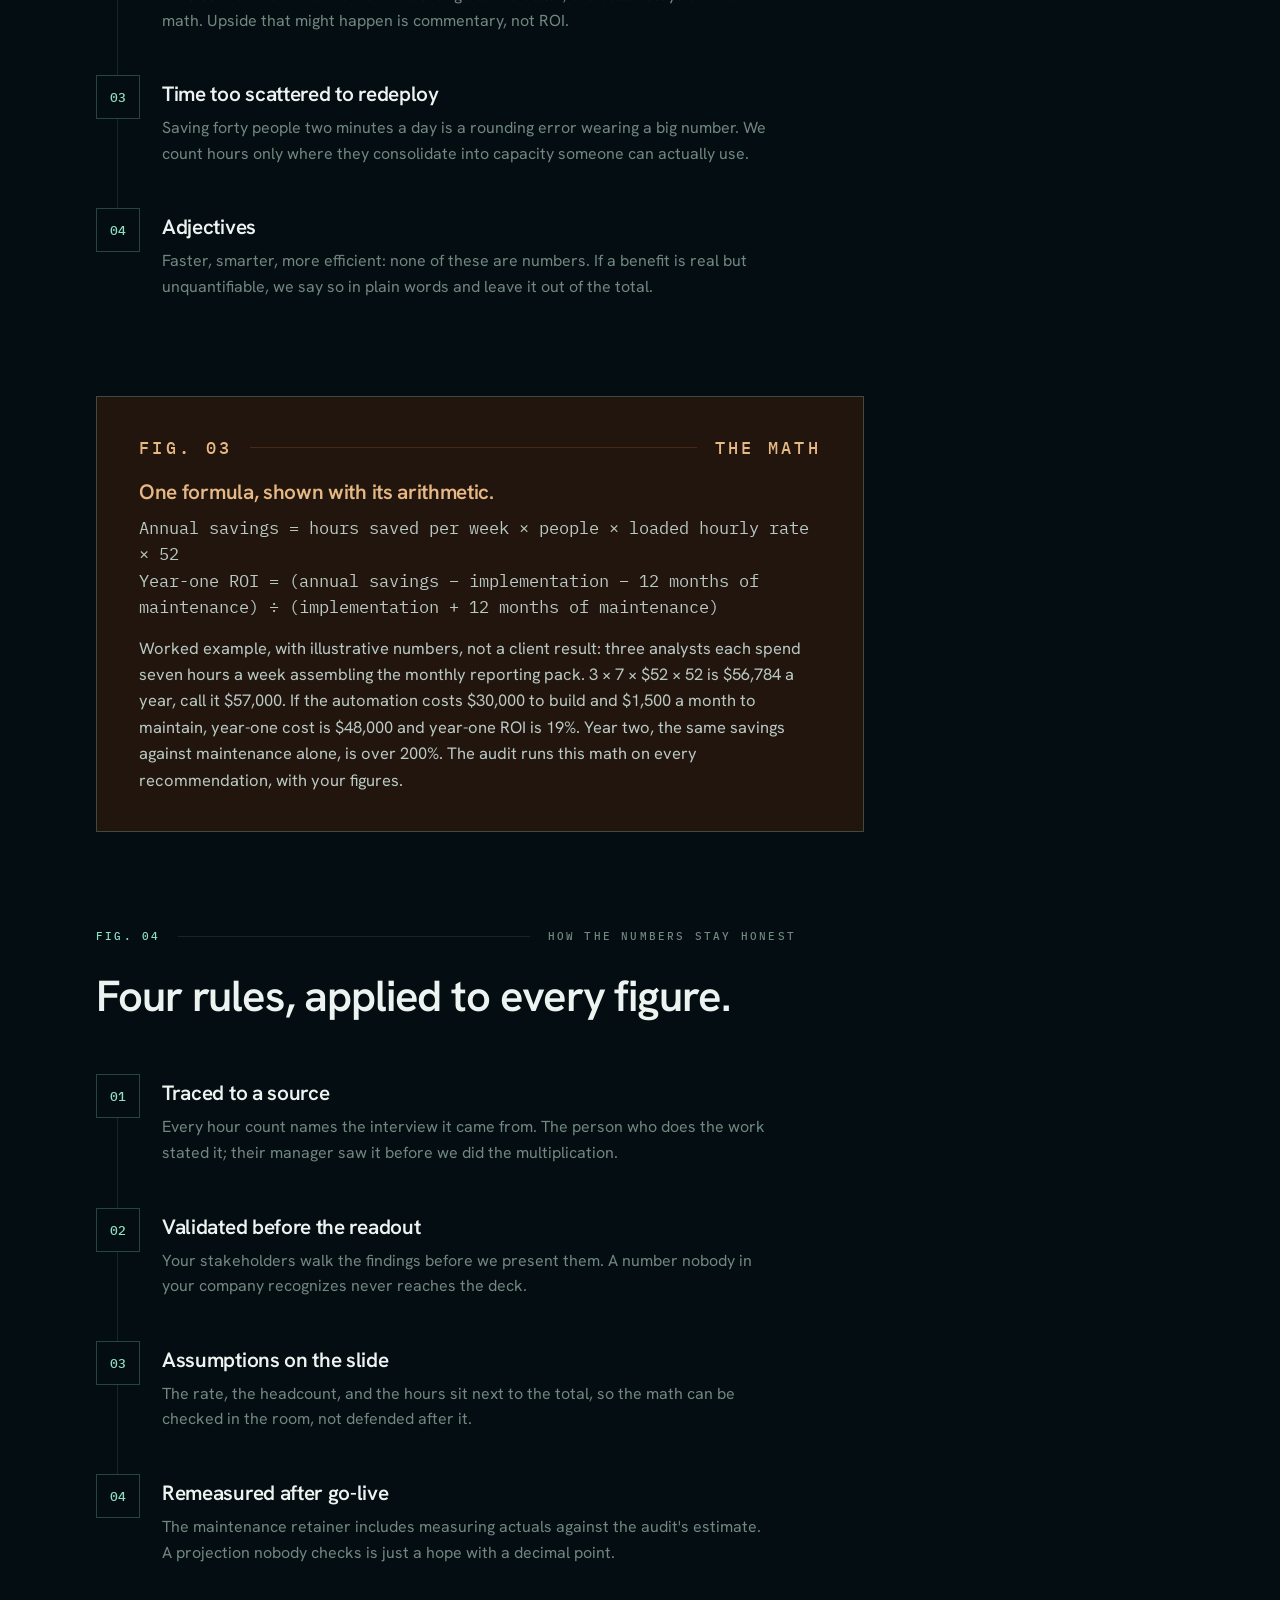
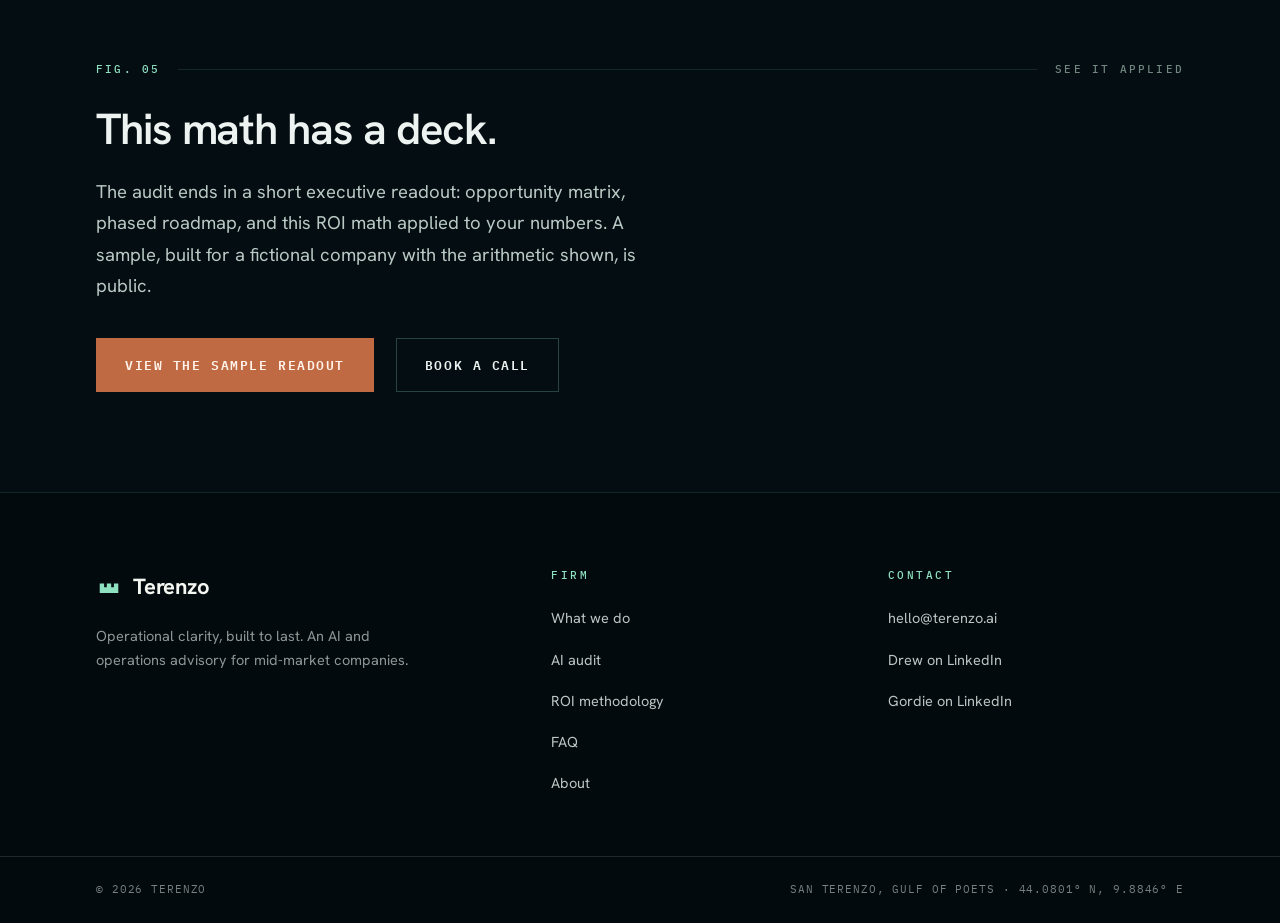
<file: public/roi-methodology.html>
<!DOCTYPE html>
<html lang="en">
<head>
<meta charset="UTF-8" />
<meta name="viewport" content="width=device-width, initial-scale=1" />
<title>How do you measure the ROI of AI? | Terenzo</title>
<meta name="description" content="How Terenzo measures AI ROI: one auditable formula, every input traced to a named interview, no vendor benchmarks. What we count and what we refuse to." />
<link rel="canonical" href="https://terenzo.ai/roi-methodology" />
<link rel="icon" type="image/svg+xml" href="assets/terenzo-mark.svg" />
<meta property="og:type" content="website" />
<meta property="og:title" content="How do you measure the ROI of AI? | Terenzo" />
<meta property="og:description" content="One auditable formula, a short list of what counts, a shorter list of what never does. How Terenzo puts a defensible number on AI." />
<meta property="og:url" content="https://terenzo.ai/roi-methodology" />
<meta property="og:image" content="https://terenzo.ai/assets/og-card.png" />
<meta property="og:image:width" content="1200" />
<meta property="og:image:height" content="630" />
<meta name="twitter:card" content="summary_large_image" />
<link rel="preconnect" href="https://fonts.googleapis.com" />
<link rel="preconnect" href="https://fonts.gstatic.com" crossorigin />
<link rel="stylesheet" href="https://fonts.googleapis.com/css2?family=Hanken+Grotesk:wght@400;500;600;700&family=IBM+Plex+Mono:wght@400;500;600&display=swap" />
<link rel="stylesheet" href="styles.css" />
<script type="application/ld+json">
{
  "@context": "https://schema.org",
  "@type": "Article",
  "headline": "How Terenzo measures the ROI of AI",
  "description": "The methodology behind the ROI numbers in a Terenzo AI operations audit: what gets counted, what never does, and how every figure stays traceable to a named interview.",
  "author": { "@type": "ProfessionalService", "@id": "https://terenzo.ai/#org", "name": "Terenzo", "url": "https://terenzo.ai" },
  "publisher": { "@type": "ProfessionalService", "@id": "https://terenzo.ai/#org", "name": "Terenzo", "url": "https://terenzo.ai" },
  "datePublished": "2026-07-11",
  "dateModified": "2026-07-11",
  "mainEntityOfPage": "https://terenzo.ai/roi-methodology"
}
</script>
<script type="application/ld+json">
{
  "@context": "https://schema.org",
  "@type": "FAQPage",
  "mainEntity": [
    {
      "@type": "Question",
      "name": "How do you measure the ROI of AI in a mid-market company?",
      "acceptedAnswer": { "@type": "Answer", "text": "Count the hours a workflow returns, price them at the loaded hourly cost of the people doing the work, and set that against the full cost of implementation plus maintenance. Annual savings = hours saved per week x people x loaded hourly rate x 52. Year-one ROI = (savings minus cost) divided by cost. Every input must trace to a specific person and workflow, not a vendor benchmark." }
    },
    {
      "@type": "Question",
      "name": "What should you refuse to count in an AI ROI estimate?",
      "acceptedAnswer": { "@type": "Answer", "text": "Vendor-claimed productivity multipliers, revenue attribution without a causal path, morale and adjectives, and time savings too small or too scattered to ever be redeployed. If a number cannot survive a CFO asking where it came from, it does not go on the slide." }
    }
  ]
}
</script>
<script src="site.js" defer></script>
</head>
<body>

<header class="nav">
  <div class="wrap">
    <a class="brand" href="/" aria-label="Terenzo home">
      <svg class="mark" viewBox="0 0 70 44" fill="currentColor" aria-hidden="true"><path d="M10 38 L10 12 L21.79 12 L21.79 22 L29.10 22 L29.10 12 L40.90 12 L40.90 22 L48.21 22 L48.21 12 L60 12 L60 38 Z"></path></svg>
      <span class="wordmark">Terenzo</span>
    </a>
    <nav>
      <a href="/#what">What we do</a>
      <a href="/ai-audit">AI audit</a>
      <a href="/about">About</a>
      <a class="btn btn-primary btn-sm" href="https://calendly.com/terenzo/30min" target="_blank" rel="noopener">Book a call</a>
    </nav>
  </div>
  <span class="nav-progress" aria-hidden="true"></span>
</header>

<main class="even-stack">
  <section class="wrap page-hero">
    <p class="station reveal"><span class="no">Terenzo</span><span class="rule"></span>ROI methodology</p>
    <h1>How we measure the <span class="hl">ROI of AI</span>.</h1>
    <p class="lead reveal d1">One formula, applied the same way every time: the hours a workflow
      returns, priced at what those hours actually cost you, set against the full cost of
      building and maintaining the change. Every input traces to a named interview in your
      company. Nothing is estimated from a vendor benchmark, and nothing is ever fabricated.</p>
    <div class="readout reveal d2" role="presentation">
      <div><span class="k">Basis</span><span class="v">Loaded hourly cost</span></div>
      <div><span class="k">Horizon</span><span class="v">Year one, then year two</span></div>
      <div><span class="k">Every input</span><span class="v">Traceable to an interview</span></div>
      <div><span class="k">Vendor benchmarks</span><span class="v"><em>Never</em> used</span></div>
    </div>
  </section>

  <section id="counted">
    <div class="wrap">
      <div class="section-head">
        <p class="station reveal"><span class="no">Fig. 01</span><span class="rule"></span>What we count</p>
        <h2 class="reveal d1">Three things, all of them measurable.</h2>
      </div>
      <div class="features">
        <div class="feature reveal">
          <p class="num">01</p>
          <h3>Hours returned</h3>
          <p>Time a specific person stops spending on a specific task, in hours per week,
            stated by the person who does the work and confirmed by their manager.</p>
        </div>
        <div class="feature reveal d1">
          <p class="num">02</p>
          <h3>Rework avoided</h3>
          <p>The cost of catching errors late: reconciliations, corrections, credit memos,
            re-sent invoices. Counted only where the current error rate is known.</p>
        </div>
        <div class="feature reveal d2">
          <p class="num">03</p>
          <h3>Cycle time</h3>
          <p>Days removed from a process that has a dollar attached to waiting: the close,
            quote-to-cash, collections. Counted at the carrying cost of the delay.</p>
        </div>
      </div>
    </div>
  </section>

  <section class="wrap">
    <div class="section-head">
      <p class="station reveal"><span class="no">Fig. 02</span><span class="rule"></span>What we refuse to count</p>
      <h2 class="reveal d1">If it cannot survive a CFO's questions, it is not on the slide.</h2>
    </div>
    <ol class="steps">
      <li class="reveal">
        <h3>Vendor-claimed multipliers</h3>
        <p>"Teams report 40% productivity gains" is marketing, not measurement. We measure
          your workflow or we do not claim the number.</p>
      </li>
      <li class="reveal">
        <h3>Revenue attribution without a causal path</h3>
        <p>If we cannot draw the line from the change to the dollar, the dollar stays off
          the math. Upside that might happen is commentary, not ROI.</p>
      </li>
      <li class="reveal">
        <h3>Time too scattered to redeploy</h3>
        <p>Saving forty people two minutes a day is a rounding error wearing a big number.
          We count hours only where they consolidate into capacity someone can actually use.</p>
      </li>
      <li class="reveal">
        <h3>Adjectives</h3>
        <p>Faster, smarter, more efficient: none of these are numbers. If a benefit is real
          but unquantifiable, we say so in plain words and leave it out of the total.</p>
      </li>
    </ol>
  </section>

  <section class="wrap">
    <div class="aside-warm reveal">
      <p class="station"><span class="no">Fig. 03</span><span class="rule"></span>The math</p>
      <h3>One formula, shown with its arithmetic.</h3>
      <p class="mono" style="margin-bottom:14px">Annual savings = hours saved per week &times; people &times; loaded hourly rate &times; 52<br />
        Year-one ROI = (annual savings &minus; implementation &minus; 12 months of maintenance) &divide; (implementation + 12 months of maintenance)</p>
      <p>Worked example, with illustrative numbers, not a client result: three analysts each
        spend seven hours a week assembling the monthly reporting pack. 3 &times; 7 &times; $52 &times; 52
        is $56,784 a year, call it $57,000. If the automation costs $30,000 to build and $1,500 a month to
        maintain, year-one cost is $48,000 and year-one ROI is 19%. Year two, the same
        savings against maintenance alone, is over 200%. The audit runs this math on every
        recommendation, with your figures.</p>
    </div>
  </section>

  <section class="wrap">
    <div class="section-head">
      <p class="station reveal"><span class="no">Fig. 04</span><span class="rule"></span>How the numbers stay honest</p>
      <h2 class="reveal d1">Four rules, applied to every figure.</h2>
    </div>
    <ol class="steps">
      <li class="reveal">
        <h3>Traced to a source</h3>
        <p>Every hour count names the interview it came from. The person who does the work
          stated it; their manager saw it before we did the multiplication.</p>
      </li>
      <li class="reveal">
        <h3>Validated before the readout</h3>
        <p>Your stakeholders walk the findings before we present them. A number nobody in
          your company recognizes never reaches the deck.</p>
      </li>
      <li class="reveal">
        <h3>Assumptions on the slide</h3>
        <p>The rate, the headcount, and the hours sit next to the total, so the math can be
          checked in the room, not defended after it.</p>
      </li>
      <li class="reveal">
        <h3>Remeasured after go-live</h3>
        <p>The maintenance retainer includes measuring actuals against the audit's estimate.
          A projection nobody checks is just a hope with a decimal point.</p>
      </li>
    </ol>
  </section>

  <section class="wrap">
    <div class="contact-inner">
      <p class="station reveal"><span class="no">Fig. 05</span><span class="rule"></span>See it applied</p>
      <h2 class="reveal d1">This math has a deck.</h2>
      <p class="lead reveal d2">The audit ends in a short executive readout: opportunity matrix,
        phased roadmap, and this ROI math applied to your numbers. A sample, built for a
        fictional company with the arithmetic shown, is public.</p>
      <div class="actions reveal d3">
        <a class="btn btn-primary" href="/sample-audit-deliverable">View the sample readout</a>
        <a class="btn btn-secondary" href="https://calendly.com/terenzo/30min" target="_blank" rel="noopener">Book a call</a>
      </div>
    </div>
  </section>
</main>

<footer class="foot">
  <div class="wrap top">
    <div>
      <a class="brand" href="/" aria-label="Terenzo home" style="color:var(--paper-100)">
        <svg class="mark" viewBox="0 0 70 44" fill="currentColor" aria-hidden="true" style="color:var(--brand-accent)"><path d="M10 38 L10 12 L21.79 12 L21.79 22 L29.10 22 L29.10 12 L40.90 12 L40.90 22 L48.21 22 L48.21 12 L60 12 L60 38 Z"></path></svg>
        <span class="wordmark">Terenzo</span>
      </a>
      <p class="blurb">Operational clarity, built to last. An AI and operations advisory for
        mid-market companies.</p>
    </div>
    <div>
      <h3>Firm</h3>
      <ul>
        <li><a href="/#what">What we do</a></li>
        <li><a href="/ai-audit">AI audit</a></li>
        <li><a href="/roi-methodology">ROI methodology</a></li>
        <li><a href="/faq">FAQ</a></li>
        <li><a href="/about">About</a></li>
      </ul>
    </div>
    <div>
      <h3>Contact</h3>
      <ul>
        <li><a href="mailto:hello@terenzo.ai">hello@terenzo.ai</a></li>
        <li><a href="https://www.linkedin.com/in/drewje/" target="_blank" rel="noopener">Drew on LinkedIn</a></li>
        <li><a href="https://www.linkedin.com/in/gordieflowers/" target="_blank" rel="noopener">Gordie on LinkedIn</a></li>
      </ul>
    </div>
  </div>
  <div class="legal">
    <div class="wrap">
      <span>&copy; 2026 Terenzo</span>
      <span>San Terenzo, Gulf of Poets &middot; 44.0801&deg; N, 9.8846&deg; E</span>
    </div>
  </div>
</footer>

</body>
</html>
</file>
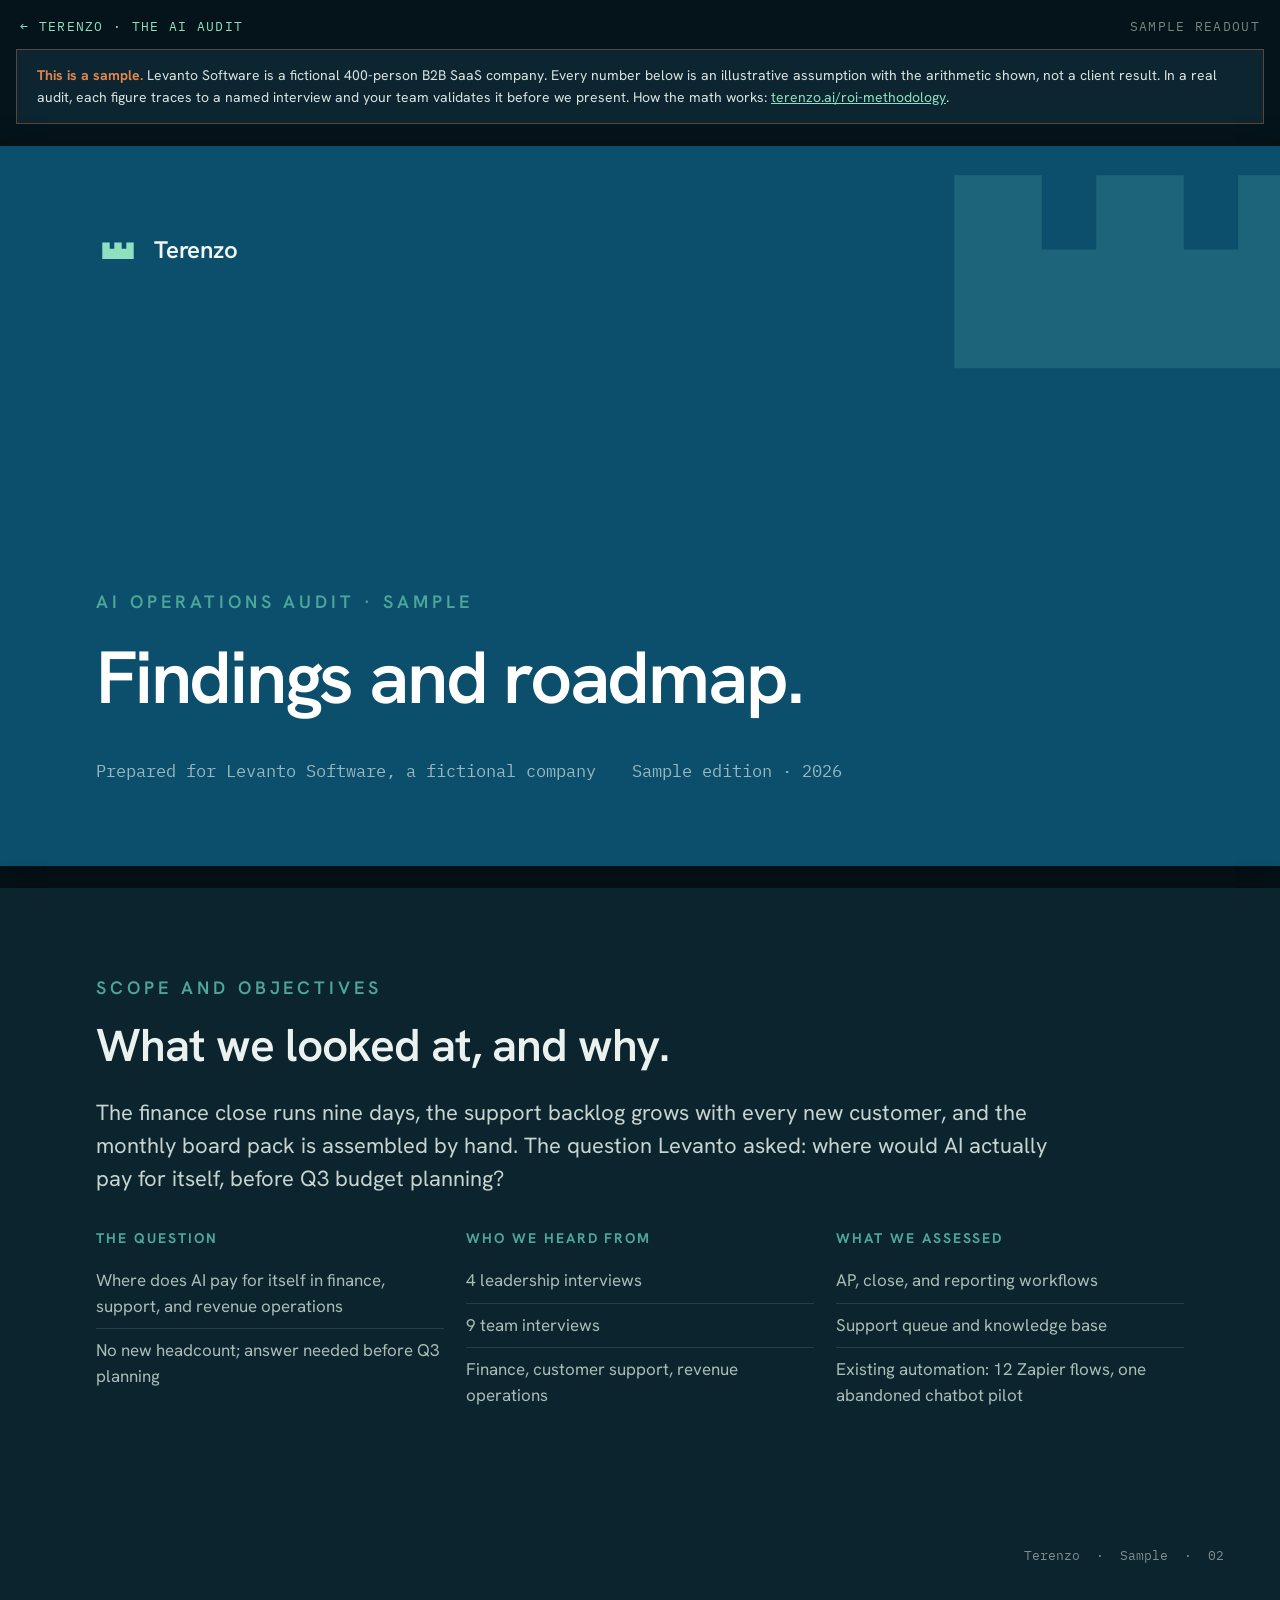
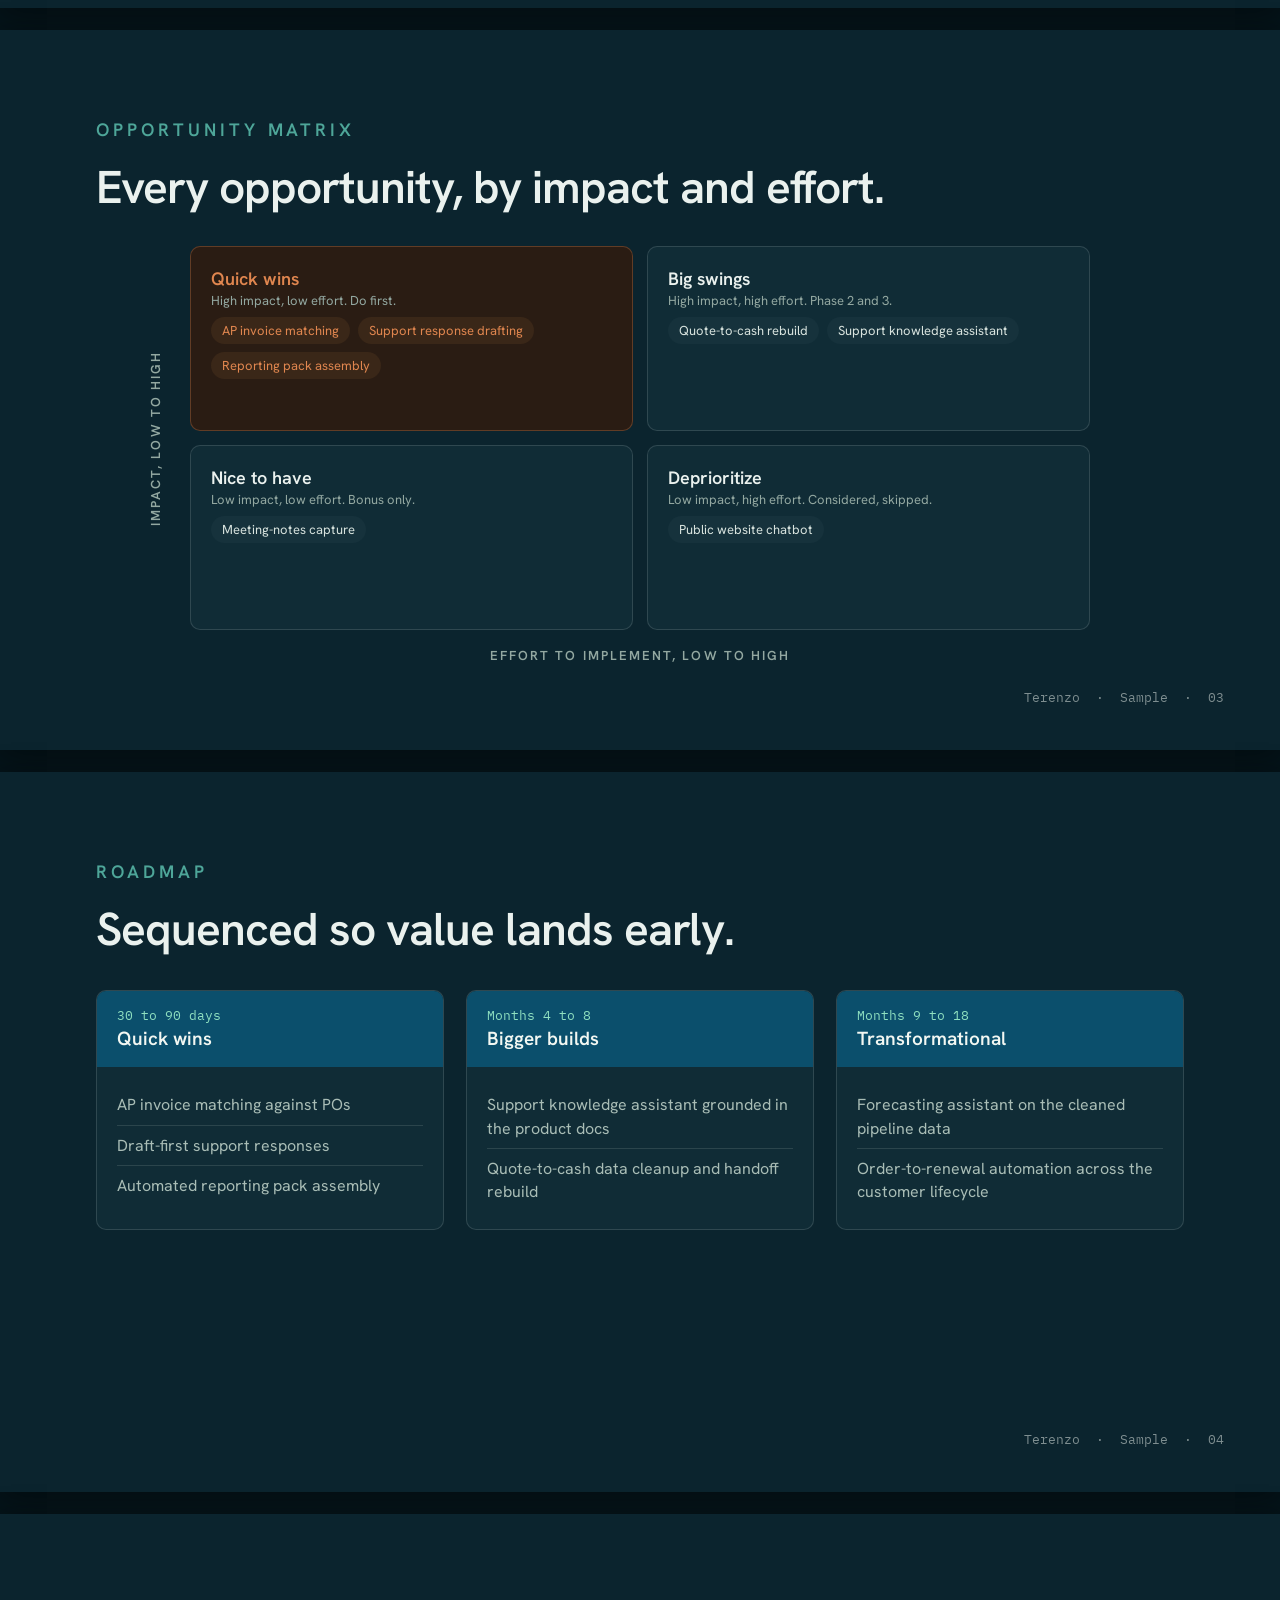
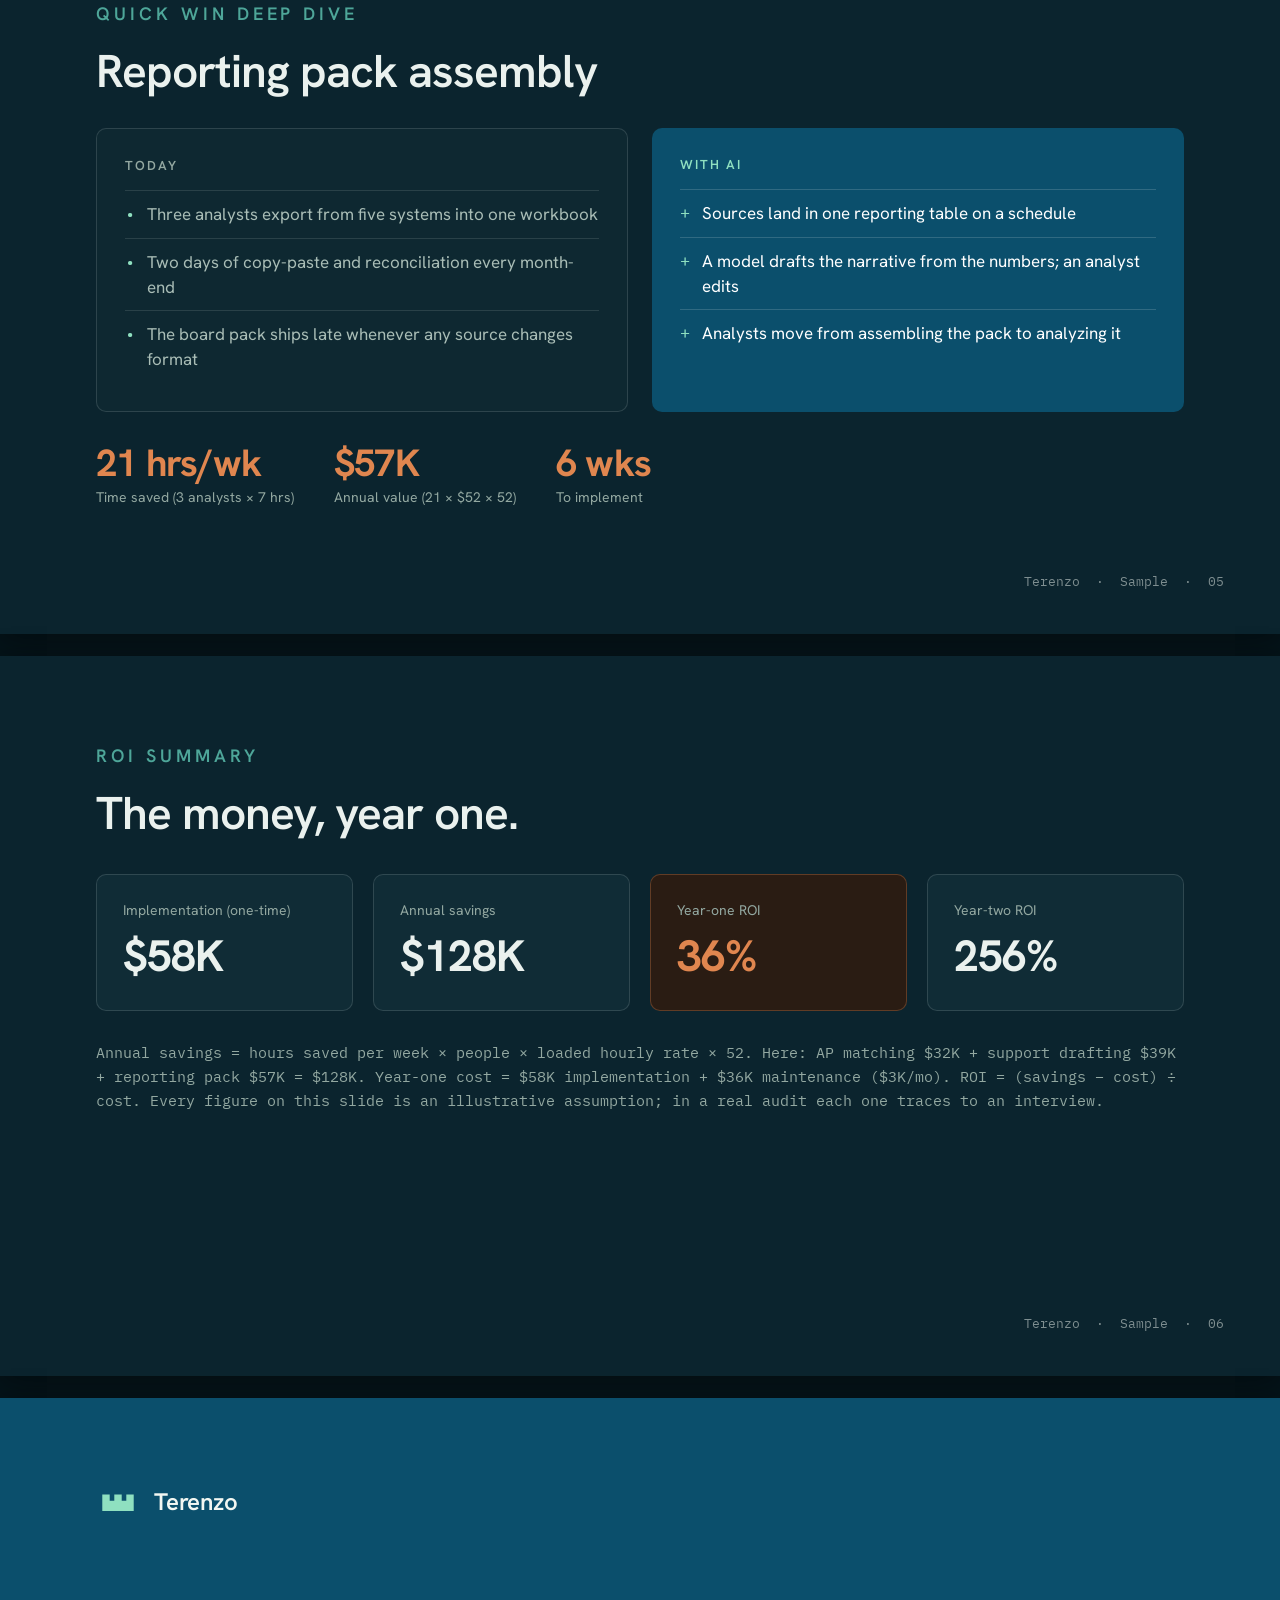
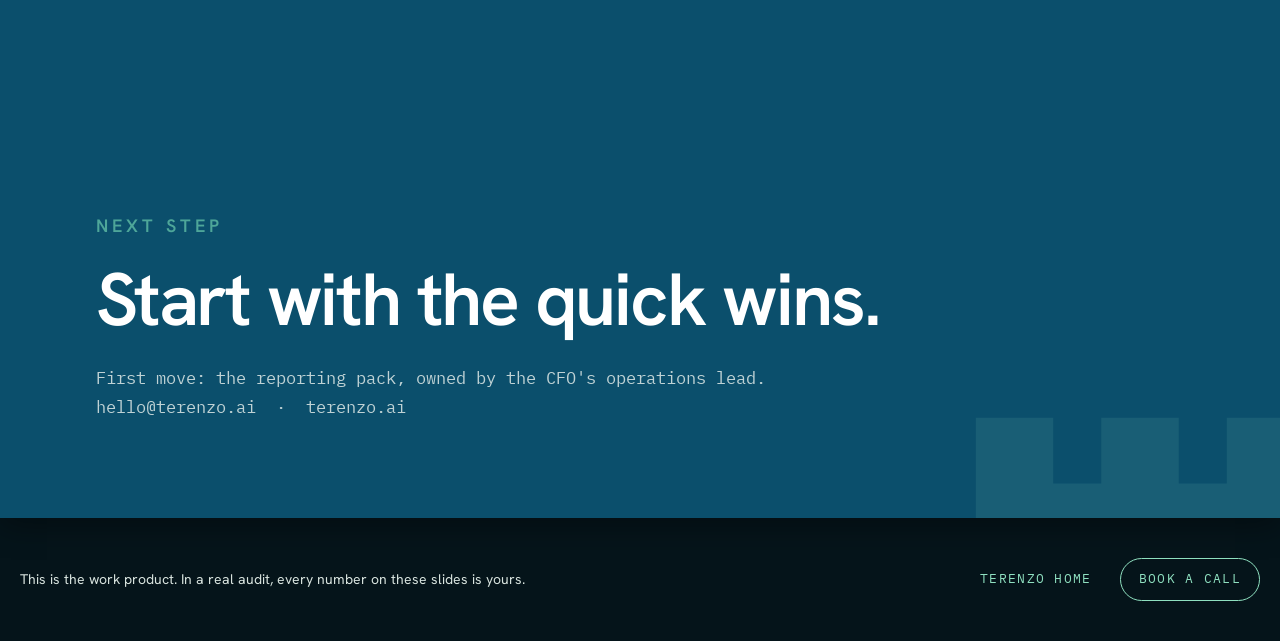
<file: public/sample-audit-deliverable.html>
<!DOCTYPE html>
<html lang="en">
<head>
<meta charset="UTF-8" />
<meta name="viewport" content="width=device-width, initial-scale=1" />
<title>Sample AI audit deliverable | Terenzo</title>
<meta name="description" content="A sample of the executive readout a Terenzo AI audit delivers: opportunity matrix, roadmap, year-one ROI. Fictional company, every assumption labeled." />
<link rel="canonical" href="https://terenzo.ai/sample-audit-deliverable" />
<link rel="icon" type="image/svg+xml" href="assets/terenzo-mark.svg" />
<meta property="og:type" content="website" />
<meta property="og:title" content="Sample AI audit deliverable | Terenzo" />
<meta property="og:description" content="The executive readout an AI operations audit delivers: opportunity matrix, phased roadmap, year-one ROI. Fictional company, labeled assumptions." />
<meta property="og:url" content="https://terenzo.ai/sample-audit-deliverable" />
<meta property="og:image" content="https://terenzo.ai/assets/og-card.png" />
<meta property="og:image:width" content="1200" />
<meta property="og:image:height" content="630" />
<meta name="twitter:card" content="summary_large_image" />
<link rel="preconnect" href="https://fonts.googleapis.com" />
<link rel="preconnect" href="https://fonts.gstatic.com" crossorigin />
<link rel="stylesheet" href="https://fonts.googleapis.com/css2?family=Hanken+Grotesk:wght@400;500;600;700&family=IBM+Plex+Mono:wght@400;500;600&display=swap" />
<script type="application/ld+json">
{
  "@context": "https://schema.org",
  "@type": "WebPage",
  "name": "Sample AI audit deliverable",
  "url": "https://terenzo.ai/sample-audit-deliverable",
  "description": "A sample of the executive readout a Terenzo AI operations audit delivers: opportunity matrix, phased roadmap, and year-one ROI. Prepared for Levanto Software, a fictional company; every number is a labeled assumption, not a client result.",
  "author": { "@type": "ProfessionalService", "@id": "https://terenzo.ai/#org", "name": "Terenzo", "url": "https://terenzo.ai" },
  "publisher": { "@type": "ProfessionalService", "@id": "https://terenzo.ai/#org", "name": "Terenzo", "url": "https://terenzo.ai" }
}
</script>
<style>
:root{
  --teal-700:#0B4F6C;--sea:#4EA699;--glass:#8FE0C0;
  --ink:#14242B;--paper:#F2F7F2;--white:#fff;
  /* deck-only warm accent, brighter than the site terracotta so it reads on dark slides */
  --terra:#E0864F;
  --font:"Hanken Grotesk",ui-sans-serif,system-ui,sans-serif;
  --mono:"IBM Plex Mono",ui-monospace,"SFMono-Regular",Menlo,Consolas,monospace;
}
*{box-sizing:border-box;}
body{margin:0;background:#05141A;font-family:var(--font);color:var(--ink);}
.top-bar{max-width:1280px;margin:18px auto 0;padding:0 4px;display:flex;justify-content:space-between;
  align-items:center;font-family:var(--mono);font-size:13px;}
.top-bar a{color:var(--glass);text-decoration:none;letter-spacing:0.1em;text-transform:uppercase;}
.top-bar a:hover{color:#fff;}
.top-bar span{color:#71877F;letter-spacing:0.1em;text-transform:uppercase;}
.sample-note{max-width:1280px;margin:14px auto 0;padding:14px 20px;background:#0D2530;
  border:1px solid rgba(224,134,79,0.35);font-size:14px;color:#D8E3DE;line-height:1.6;}
.sample-note b{color:var(--terra);}
.deck{display:flex;flex-direction:column;align-items:center;gap:22px;padding:22px 0 40px;}
.slide{position:relative;width:1280px;height:720px;overflow:hidden;background:#0B242E;color:#E7EFEC;
  box-shadow:0 6px 30px rgba(0,0,0,0.4);flex:none;}
.slide.dark{background:var(--teal-700);}
.pad{position:absolute;left:96px;right:96px;top:88px;}
.eyebrow{font-weight:600;font-size:18px;letter-spacing:0.22em;text-transform:uppercase;color:var(--sea);}
.mono{font-family:var(--mono);}
h1,.close-h h2{font-weight:600;font-size:74px;line-height:1.04;letter-spacing:-0.03em;margin:0;color:var(--white);text-wrap:balance;}
h2{font-weight:600;font-size:46px;line-height:1.08;letter-spacing:-0.022em;margin:22px 0 0;color:#EAF1EE;}
.wm{position:absolute;pointer-events:none;}
.lockup{position:absolute;left:96px;top:88px;display:flex;align-items:center;gap:14px;}
.lockup svg{width:44px;height:auto;color:var(--glass);}
.lockup span{font-weight:600;font-size:24px;letter-spacing:-0.01em;color:var(--paper);}
.pagenum{position:absolute;right:56px;bottom:44px;font-family:var(--mono);font-size:13px;color:rgba(242,247,242,0.5);}

/* Title slide */
.title-h{position:absolute;left:96px;bottom:150px;max-width:1000px;}
.title-meta{position:absolute;left:96px;bottom:84px;display:flex;gap:36px;font-size:17px;color:rgba(242,247,242,0.62);font-family:var(--mono);}

/* Generic content */
.lead{font-size:22px;line-height:1.5;color:#C7D4CF;max-width:60rem;margin-top:26px;}
.cols3{display:grid;grid-template-columns:repeat(3,1fr);gap:22px;margin-top:34px;}
.block h3{font-size:14px;letter-spacing:0.14em;text-transform:uppercase;color:var(--sea);margin:0 0 12px;}
.block ul{margin:0;padding:0;list-style:none;}
.block li{font-size:17px;line-height:1.5;color:#A9BDB6;padding:9px 0;border-top:1px solid rgba(233,240,236,0.12);}
.block li:first-child{border-top:none;}

/* 2x2 matrix */
.matrix-area{display:grid;grid-template-columns:44px 900px 44px;grid-template-rows:384px 30px;
  justify-content:center;column-gap:12px;row-gap:10px;margin-top:34px;}
.matrix{grid-column:2;grid-row:1;display:grid;grid-template-columns:1fr 1fr;
  grid-template-rows:1fr 1fr;gap:14px;}
.quad{border:1px solid rgba(233,240,236,0.14);border-radius:10px;padding:20px;background:#102C36;}
.quad .qh{font-weight:600;font-size:18px;color:#EAF1EE;}
.quad .qs{font-size:13px;color:#93A8A1;margin-top:2px;}
.quad.win{background:#2A1C13;border-color:rgba(224,134,79,0.30);}
.quad.win .qh{color:var(--terra);}
.chip{display:inline-block;margin:8px 8px 0 0;padding:5px 11px;border-radius:999px;
  background:#16323C;font-size:13px;color:#D8E3DE;}
.quad.win .chip{background:#3A2718;color:var(--terra);}
.axis-y{grid-column:1;grid-row:1;display:flex;align-items:center;justify-content:center;}
.axis-y span{transform:rotate(-90deg);white-space:nowrap;font-weight:600;font-size:13px;
  letter-spacing:0.16em;text-transform:uppercase;color:#93A8A1;}
.axis-x{grid-column:2;grid-row:2;align-self:center;text-align:center;
  font-weight:600;font-size:13px;letter-spacing:0.16em;text-transform:uppercase;color:#93A8A1;}

/* Roadmap */
.phases{display:grid;grid-template-columns:repeat(3,1fr);gap:22px;margin-top:36px;}
.phase{border:1px solid rgba(233,240,236,0.14);border-radius:10px;overflow:hidden;background:#102C36;}
.phase .ph{padding:16px 20px;background:var(--teal-700);color:var(--paper);}
.phase .ph .when{font-family:var(--mono);font-size:13px;color:var(--glass);}
.phase .ph .name{font-weight:600;font-size:19px;margin-top:2px;}
.phase .body{padding:18px 20px;}
.phase .body li{list-style:none;font-size:16px;line-height:1.45;color:#A9BDB6;padding:8px 0;border-top:1px solid rgba(233,240,236,0.12);}
.phase .body ul{margin:0;padding:0;}
.phase .body li:first-child{border-top:none;}

/* Before / after */
.ba{display:grid;grid-template-columns:1fr 1fr;gap:24px;margin-top:32px;}
.ba .col{border-radius:10px;padding:28px;}
.ba .today{background:#0E2831;border:1px solid rgba(233,240,236,0.14);}
.ba .after{background:var(--teal-700);color:var(--paper);}
.ba .h{font-weight:600;font-size:13px;letter-spacing:0.16em;text-transform:uppercase;margin-bottom:16px;}
.ba .today .h{color:#93A8A1;}
.ba .after .h{color:var(--glass);}
.ba .row{display:flex;gap:12px;padding:11px 0;font-size:17px;line-height:1.45;border-top:1px solid rgba(233,240,236,0.12);}
.ba .after .row{border-top:1px solid rgba(242,247,242,0.16);color:var(--white);}
.ba .today .row{color:#A9BDB6;}
.ba .row:first-child{border-top:none;}
.ba .m{font-family:var(--mono);color:var(--glass);}
.metrics{display:flex;gap:40px;margin-top:26px;}
.metric .v{font-weight:700;font-size:38px;color:var(--terra);letter-spacing:-0.02em;}
.metric .k{font-size:14px;color:#93A8A1;}

/* ROI */
.roi{display:grid;grid-template-columns:repeat(4,1fr);gap:20px;margin-top:36px;}
.roi .cell{border:1px solid rgba(233,240,236,0.14);border-radius:10px;padding:26px;background:#102C36;}
.roi .cell.hero{background:#2A1C13;border-color:rgba(224,134,79,0.30);}
.roi .k{font-size:14px;color:#93A8A1;}
.roi .v{font-weight:700;font-size:44px;letter-spacing:-0.02em;color:#EAF1EE;margin-top:8px;}
.roi .cell.hero .v{color:var(--terra);}
.formula{margin-top:30px;font-size:15px;line-height:1.6;color:#93A8A1;font-family:var(--mono);}

/* Closing */
.close-h{position:absolute;left:96px;bottom:180px;max-width:900px;}
.close-meta{position:absolute;left:96px;bottom:96px;font-family:var(--mono);font-size:17px;color:rgba(242,247,242,0.78);line-height:1.7;}

/* End bar */
.end-bar{max-width:1280px;margin:0 auto;padding:0 4px 40px;display:flex;justify-content:space-between;align-items:center;gap:18px;font-size:14px;color:#D8E3DE;line-height:1.6;}
.end-bar nav{display:flex;align-items:center;gap:28px;font-family:var(--mono);font-size:13px;letter-spacing:0.1em;text-transform:uppercase;white-space:nowrap;}
.end-bar a{color:var(--glass);text-decoration:none;}
.end-bar a:hover{color:#fff;}
.end-bar .end-cta{padding:10px 18px;border:1px solid var(--glass);border-radius:999px;}

/* Fixed 1280px slides scale down to the viewport on smaller screens. */
@media (max-width:1340px){
  .top-bar,.sample-note,.end-bar{max-width:calc(100vw - 32px);margin-left:16px;margin-right:16px;}
  /* two declarations: lenient engines take the calc, spec-strict engines need the tan(atan2()) form */
  .deck{zoom:calc((100vw - 24px) / 1280);zoom:tan(atan2(100vw - 24px, 1280px));}
}

@media print{
  body{background:#fff;}
  .sample-note,.top-bar,.end-bar{display:none;}
  .deck{gap:0;padding:0;}
  .slide{box-shadow:none;}
  @page{size:1280px 720px;margin:0;}
  .slide{break-after:page;}
  *{-webkit-print-color-adjust:exact;print-color-adjust:exact;}
}
</style>
</head>
<body>

<svg style="display:none" aria-hidden="true"><symbol id="mark" viewBox="0 0 70 44"><path d="M10 38 L10 12 L21.79 12 L21.79 22 L29.10 22 L29.10 12 L40.90 12 L40.90 22 L48.21 22 L48.21 12 L60 12 L60 38 Z"/></symbol></svg>

<div class="top-bar">
  <a href="/ai-audit">&larr; Terenzo &middot; the AI audit</a>
  <span>Sample readout</span>
</div>

<div class="sample-note">
  <b>This is a sample.</b> Levanto Software is a fictional 400-person B2B SaaS company.
  Every number below is an illustrative assumption with the arithmetic shown, not a client
  result. In a real audit, each figure traces to a named interview and your team validates
  it before we present. How the math works: <a href="/roi-methodology" style="color:var(--glass)">terenzo.ai/roi-methodology</a>.
</div>

<div class="deck">

  <!-- 1. Title -->
  <div class="slide dark">
    <div class="wm" style="width:520px;height:327px;top:-60px;right:-120px;color:rgba(143,224,192,0.14)"><svg viewBox="0 0 70 44" fill="currentColor" aria-hidden="true" style="width:100%;height:100%;display:block"><use href="#mark"/></svg></div>
    <div class="lockup"><svg viewBox="0 0 70 44" fill="currentColor" aria-hidden="true"><use href="#mark"/></svg><span>Terenzo</span></div>
    <div class="title-h">
      <div class="eyebrow" style="margin-bottom:26px">AI Operations Audit &middot; Sample</div>
      <h1>Findings and roadmap.</h1>
    </div>
    <div class="title-meta"><span>Prepared for Levanto Software, a fictional company</span><span>Sample edition &middot; 2026</span></div>
  </div>

  <!-- 2. Scope -->
  <div class="slide">
    <div class="pad">
      <div class="eyebrow">Scope and objectives</div>
      <h2>What we looked at, and why.</h2>
      <p class="lead">The finance close runs nine days, the support backlog grows with every
        new customer, and the monthly board pack is assembled by hand. The question Levanto
        asked: where would AI actually pay for itself, before Q3 budget planning?</p>
      <div class="cols3">
        <div class="block"><h3>The question</h3><ul><li>Where does AI pay for itself in finance, support, and revenue operations</li><li>No new headcount; answer needed before Q3 planning</li></ul></div>
        <div class="block"><h3>Who we heard from</h3><ul><li>4 leadership interviews</li><li>9 team interviews</li><li>Finance, customer support, revenue operations</li></ul></div>
        <div class="block"><h3>What we assessed</h3><ul><li>AP, close, and reporting workflows</li><li>Support queue and knowledge base</li><li>Existing automation: 12 Zapier flows, one abandoned chatbot pilot</li></ul></div>
      </div>
    </div>
    <div class="pagenum">Terenzo &nbsp;&middot;&nbsp; Sample &nbsp;&middot;&nbsp; 02</div>
  </div>

  <!-- 3. Opportunity matrix -->
  <div class="slide">
    <div class="pad">
      <div class="eyebrow">Opportunity matrix</div>
      <h2>Every opportunity, by impact and effort.</h2>
      <div class="matrix-area">
        <div class="axis-y"><span>Impact, low to high</span></div>
        <div class="matrix">
          <div class="quad win"><div class="qh">Quick wins</div><div class="qs">High impact, low effort. Do first.</div><span class="chip">AP invoice matching</span><span class="chip">Support response drafting</span><span class="chip">Reporting pack assembly</span></div>
          <div class="quad"><div class="qh">Big swings</div><div class="qs">High impact, high effort. Phase 2 and 3.</div><span class="chip">Quote-to-cash rebuild</span><span class="chip">Support knowledge assistant</span></div>
          <div class="quad"><div class="qh">Nice to have</div><div class="qs">Low impact, low effort. Bonus only.</div><span class="chip">Meeting-notes capture</span></div>
          <div class="quad"><div class="qh">Deprioritize</div><div class="qs">Low impact, high effort. Considered, skipped.</div><span class="chip">Public website chatbot</span></div>
        </div>
        <div class="axis-x">Effort to implement, low to high</div>
      </div>
    </div>
    <div class="pagenum">Terenzo &nbsp;&middot;&nbsp; Sample &nbsp;&middot;&nbsp; 03</div>
  </div>

  <!-- 4. Roadmap -->
  <div class="slide">
    <div class="pad">
      <div class="eyebrow">Roadmap</div>
      <h2>Sequenced so value lands early.</h2>
      <div class="phases">
        <div class="phase"><div class="ph"><div class="when">30 to 90 days</div><div class="name">Quick wins</div></div><div class="body"><ul><li>AP invoice matching against POs</li><li>Draft-first support responses</li><li>Automated reporting pack assembly</li></ul></div></div>
        <div class="phase"><div class="ph"><div class="when">Months 4 to 8</div><div class="name">Bigger builds</div></div><div class="body"><ul><li>Support knowledge assistant grounded in the product docs</li><li>Quote-to-cash data cleanup and handoff rebuild</li></ul></div></div>
        <div class="phase"><div class="ph"><div class="when">Months 9 to 18</div><div class="name">Transformational</div></div><div class="body"><ul><li>Forecasting assistant on the cleaned pipeline data</li><li>Order-to-renewal automation across the customer lifecycle</li></ul></div></div>
      </div>
    </div>
    <div class="pagenum">Terenzo &nbsp;&middot;&nbsp; Sample &nbsp;&middot;&nbsp; 04</div>
  </div>

  <!-- 5. Deep dive -->
  <div class="slide">
    <div class="pad">
      <div class="eyebrow">Quick win deep dive</div>
      <h2>Reporting pack assembly</h2>
      <div class="ba">
        <div class="col today"><div class="h">Today</div>
          <div class="row"><span class="m">&bull;</span><span>Three analysts export from five systems into one workbook</span></div>
          <div class="row"><span class="m">&bull;</span><span>Two days of copy-paste and reconciliation every month-end</span></div>
          <div class="row"><span class="m">&bull;</span><span>The board pack ships late whenever any source changes format</span></div>
        </div>
        <div class="col after"><div class="h">With AI</div>
          <div class="row"><span class="m">+</span><span>Sources land in one reporting table on a schedule</span></div>
          <div class="row"><span class="m">+</span><span>A model drafts the narrative from the numbers; an analyst edits</span></div>
          <div class="row"><span class="m">+</span><span>Analysts move from assembling the pack to analyzing it</span></div>
        </div>
      </div>
      <div class="metrics">
        <div class="metric"><div class="v">21 hrs/wk</div><div class="k">Time saved (3 analysts &times; 7 hrs)</div></div>
        <div class="metric"><div class="v">$57K</div><div class="k">Annual value (21 &times; $52 &times; 52)</div></div>
        <div class="metric"><div class="v">6 wks</div><div class="k">To implement</div></div>
      </div>
    </div>
    <div class="pagenum">Terenzo &nbsp;&middot;&nbsp; Sample &nbsp;&middot;&nbsp; 05</div>
  </div>

  <!-- 6. ROI -->
  <div class="slide">
    <div class="pad">
      <div class="eyebrow">ROI summary</div>
      <h2>The money, year one.</h2>
      <div class="roi">
        <div class="cell"><div class="k">Implementation (one-time)</div><div class="v">$58K</div></div>
        <div class="cell"><div class="k">Annual savings</div><div class="v">$128K</div></div>
        <div class="cell hero"><div class="k">Year-one ROI</div><div class="v">36%</div></div>
        <div class="cell"><div class="k">Year-two ROI</div><div class="v">256%</div></div>
      </div>
      <p class="formula">Annual savings = hours saved per week &times; people &times; loaded hourly rate &times; 52.
        Here: AP matching $32K + support drafting $39K + reporting pack $57K = $128K.
        Year-one cost = $58K implementation + $36K maintenance ($3K/mo). ROI = (savings &minus; cost) &divide; cost.
        Every figure on this slide is an illustrative assumption; in a real audit each one traces to an interview.</p>
    </div>
    <div class="pagenum">Terenzo &nbsp;&middot;&nbsp; Sample &nbsp;&middot;&nbsp; 06</div>
  </div>

  <!-- 7. Next step -->
  <div class="slide dark">
    <div class="wm" style="width:460px;height:289px;bottom:-110px;right:-90px;color:rgba(143,224,192,0.10)"><svg viewBox="0 0 70 44" fill="currentColor" aria-hidden="true" style="width:100%;height:100%;display:block"><use href="#mark"/></svg></div>
    <div class="lockup"><svg viewBox="0 0 70 44" fill="currentColor" aria-hidden="true"><use href="#mark"/></svg><span>Terenzo</span></div>
    <div class="close-h">
      <div class="eyebrow" style="margin-bottom:24px">Next step</div>
      <h2>Start with the quick wins.</h2>
    </div>
    <div class="close-meta">First move: the reporting pack, owned by the CFO's operations lead.<br />hello@terenzo.ai &nbsp;&middot;&nbsp; terenzo.ai</div>
  </div>

</div>

<div class="end-bar">
  <span>This is the work product. In a real audit, every number on these slides is yours.</span>
  <nav>
    <a href="/">Terenzo home</a>
    <a class="end-cta" href="https://calendly.com/terenzo/30min" target="_blank" rel="noopener">Book a call</a>
  </nav>
</div>
</body>
</html>
</file>
<file: styles.css>
/* Terenzo site styles. Tokens mirrored from brand/design-system so the deployed
   site is self-contained. Palette drawn from the bay at San Terenzo. */
@import url("https://fonts.googleapis.com/css2?family=Hanken+Grotesk:wght@400;500;600;700&display=swap");

:root {
  --teal-900:#083B51; --teal-700:#0B4F6C; --sea-500:#4EA699; --glass-300:#8FE0C0;
  --ink-900:#14242B; --stone-500:#9DB7B0; --stone-700:#5C7771;
  --terracotta-600:#A1542F; --terracotta-500:#C06A43; --ochre-300:#E6B884;
  --paper-100:#F2F7F2; --paper-200:#E9F0EC; --white:#FFFFFF; --surface-warm:#F6E7D9;

  --brand-primary:var(--teal-700); --brand-primary-deep:var(--teal-900);
  --brand-secondary:var(--sea-500); --brand-accent:var(--glass-300);
  --text-strong:var(--teal-700); --text-body:var(--ink-900); --text-muted:var(--stone-700);
  --text-on-dark:var(--paper-100);
  --surface-page:var(--paper-100); --surface-sunken:var(--paper-200);
  --surface-card:var(--white); --surface-inverse:var(--teal-700);
  --border-subtle:rgba(20,36,43,0.12); --border-strong:rgba(20,36,43,0.22);
  --link:var(--sea-500);

  --font-sans:"Hanken Grotesk",ui-sans-serif,system-ui,-apple-system,"Segoe UI",sans-serif;
  --font-mono:ui-monospace,"SFMono-Regular",Menlo,Consolas,monospace;
  --container:1120px; --gutter:56px;
  --radius-md:8px; --radius-lg:9px; --radius-pill:999px;
  --shadow-md:0 6px 24px rgba(8,59,81,0.10);
}

* { box-sizing:border-box; }
html { scroll-behavior:smooth; }
body {
  margin:0; background:var(--surface-page); color:var(--text-body);
  font-family:var(--font-sans); font-size:17px; line-height:1.6;
  -webkit-font-smoothing:antialiased;
}

/* Horizontal container only. Never sets vertical padding, so section spacing survives. */
.wrap { max-width:var(--container); margin:0 auto; padding-left:var(--gutter); padding-right:var(--gutter); }

h1,h2,h3 { font-family:var(--font-sans); font-weight:600; color:var(--text-strong); margin:0; }
h1 { font-size:clamp(2.3rem,5vw,3.5rem); line-height:1.04; letter-spacing:-0.025em; text-wrap:balance; }
h2 { font-size:clamp(1.6rem,3.2vw,2.5rem); line-height:1.1; letter-spacing:-0.02em; }
h3 { font-size:1.3rem; line-height:1.25; letter-spacing:-0.015em; }
p { margin:0; }
a { color:var(--link); text-underline-offset:2px; }
.hl { color:var(--brand-secondary); }
.eyebrow { font-weight:600; font-size:12px; letter-spacing:0.22em; text-transform:uppercase; color:var(--brand-secondary); }
.mono { font-family:var(--font-mono); }

/* Buttons */
.btn { display:inline-block; font-weight:600; font-size:15px; text-decoration:none;
  padding:12px 20px; border-radius:var(--radius-md); border:1px solid transparent;
  transition:background 150ms ease,color 150ms ease,border-color 150ms ease,box-shadow 150ms ease; cursor:pointer; }
.btn-primary { background:var(--brand-primary); color:#fff; box-shadow:0 2px 10px rgba(11,79,108,0.20); }
.btn-primary:hover { background:var(--brand-primary-deep); color:#fff; box-shadow:0 4px 14px rgba(11,79,108,0.26); }
.btn-secondary { background:var(--surface-card); color:var(--brand-primary); border-color:var(--border-strong); }
.btn-secondary:hover { background:var(--surface-sunken); border-color:var(--brand-secondary); }
.btn-sm { padding:9px 15px; font-size:14px; }

/* Nav */
.nav { position:sticky; top:0; z-index:20; background:rgba(242,247,242,0.86);
  backdrop-filter:blur(8px); -webkit-backdrop-filter:blur(8px);
  border-bottom:1px solid var(--border-subtle); }
.nav .wrap { display:flex; align-items:center; justify-content:space-between; padding-top:16px; padding-bottom:16px; }
.brand { display:inline-flex; align-items:center; gap:10px; text-decoration:none; color:var(--text-strong); }
.brand .mark { width:26px; height:auto; color:var(--brand-primary); }
.brand .wordmark { font-weight:700; font-size:22px; letter-spacing:-0.01em; }
.nav nav { display:flex; align-items:center; gap:28px; }
.nav nav a:not(.btn) { font-size:15px; font-weight:500; color:var(--text-muted); text-decoration:none; }
.nav nav a:not(.btn):hover { color:var(--brand-primary); }

/* Sections: vertical rhythm lives here, longhand so .wrap cannot clobber it. */
section { padding-top:80px; padding-bottom:80px; }
.tint { background:var(--surface-sunken); }
.section-head { max-width:640px; }
.section-head h2 { margin-top:16px; }
.relative { position:relative; overflow:hidden; }
.wm { position:absolute; width:280px; height:auto; color:rgba(11,79,108,0.05); pointer-events:none; z-index:0; }
.section-head, .cards, .people, .contact-inner { position:relative; z-index:1; }

/* Hero */
.hero { display:grid; grid-template-columns:1.15fr 0.85fr; gap:56px; align-items:center;
  padding-top:104px; padding-bottom:80px; }
.hero .lead { margin-top:24px; max-width:34rem; font-size:19px; color:var(--text-body); }
.hero .actions { display:flex; gap:14px; margin-top:32px; flex-wrap:wrap; }
.hero .cred { margin-top:22px; font-size:14px; color:var(--text-muted); letter-spacing:0.01em; }
.promise { position:relative; overflow:hidden; background:var(--surface-inverse);
  color:var(--text-on-dark); border-radius:var(--radius-lg); padding:36px; min-height:320px;
  display:flex; flex-direction:column; justify-content:flex-end; box-shadow:var(--shadow-md); }
.promise .watermark { position:absolute; top:-30px; right:-40px; width:300px; height:auto; color:rgba(143,224,192,0.16); }
.promise .kicker { position:relative; font-weight:600; font-size:11px; letter-spacing:0.18em;
  text-transform:uppercase; color:rgba(242,247,242,0.6); margin-bottom:14px; }
.promise .line { position:relative; font-weight:600; font-size:27px; line-height:1.28; letter-spacing:-0.015em; }

/* Cards */
.cards { display:grid; grid-template-columns:repeat(3,1fr); gap:20px; margin-top:44px; }
.card { background:var(--surface-card); border:1px solid var(--border-subtle);
  border-radius:var(--radius-md); padding:28px; display:flex; flex-direction:column; min-height:230px;
  box-shadow:0 1px 2px rgba(8,59,81,0.04); }
.card .num { font-family:var(--font-mono); font-size:13px; color:var(--brand-secondary); letter-spacing:0.04em; }
.card h3 { margin:auto 0 10px; }
.card p { font-size:15.5px; color:var(--text-muted); }

/* Teal band: who it's for */
.band { background:var(--surface-inverse); color:var(--text-on-dark); }
.band .inner { position:relative; overflow:hidden; display:grid; grid-template-columns:1fr 1fr;
  gap:56px; align-items:center; padding-top:88px; padding-bottom:88px; }
.band .watermark { position:absolute; bottom:-120px; left:-90px; width:420px; height:auto; color:rgba(143,224,192,0.10); }
.band .eyebrow { color:var(--brand-accent); }
.band h2 { color:var(--white); margin-top:16px; }
.band .lead { margin-top:22px; max-width:28rem; font-size:18px; color:rgba(242,247,242,0.82); }
.fits { position:relative; list-style:none; margin:0; padding:0; }
.fits li { display:flex; gap:18px; padding:22px 0; border-top:1px solid rgba(242,247,242,0.16); }
.fits li:first-child { border-top:none; }
.fits .n { font-family:var(--font-mono); font-size:13px; color:var(--ochre-300); min-width:24px; padding-top:2px; }
.fits .t { font-size:17px; line-height:1.5; }

/* Band sections manage their own vertical space via the inner element. */
.band, .photo-band { padding-top:0; padding-bottom:0; }

/* Photo band: Ligurian coast, restrained, carries the promise line */
.photo-band { position:relative; min-height:380px; display:flex; align-items:center; overflow:hidden; background:var(--surface-inverse); }
.photo-band img { position:absolute; inset:0; width:100%; height:100%; object-fit:cover; object-position:center 32%; filter:saturate(0.9) brightness(0.62); }
.photo-band .overlay { position:absolute; inset:0; background:linear-gradient(90deg, rgba(8,59,81,0.82), rgba(8,59,81,0.40)); }
.photo-band .content { position:relative; color:#fff; padding-top:72px; padding-bottom:72px; }
.photo-band .content .eyebrow { color:var(--brand-accent); }
.photo-band .content h2 { color:#fff; margin-top:14px; max-width:20rem; }
.photo-band .content p { margin-top:16px; max-width:30rem; font-size:18px; color:rgba(242,247,242,0.86); }

/* Founders */
.people { display:grid; grid-template-columns:1fr 1fr; gap:20px; margin-top:40px; }
.person { background:var(--surface-card); border:1px solid var(--border-subtle);
  border-radius:var(--radius-md); padding:28px; display:flex; gap:18px; align-items:flex-start;
  box-shadow:0 1px 2px rgba(8,59,81,0.04); }
.avatar { width:56px; height:56px; border-radius:var(--radius-pill); background:var(--surface-sunken);
  border:1px solid var(--border-subtle); display:flex; align-items:center; justify-content:center;
  font-weight:600; font-size:18px; color:var(--brand-primary); flex-shrink:0; }
.person .name { font-weight:600; font-size:19px; color:var(--text-strong); letter-spacing:-0.01em; }
.person .role { font-weight:600; font-size:12px; letter-spacing:0.12em; text-transform:uppercase;
  color:var(--brand-secondary); margin:5px 0 12px; }
.person p { font-size:15.5px; color:var(--text-muted); }
.person .social { display:inline-block; margin-top:14px; font-size:14px; font-weight:600;
  color:var(--brand-secondary); text-decoration:none; }
.person .social:hover { color:var(--brand-primary); }

/* Name / origin block (used on About) */
.origin { margin-top:40px; display:grid; grid-template-columns:280px 1fr;
  border:1px solid var(--border-subtle); border-radius:var(--radius-md); overflow:hidden; }
.origin img { width:100%; height:100%; object-fit:cover; display:block; min-height:190px; filter:saturate(0.92); }
.origin .note { padding:32px; background:var(--surface-warm); display:flex; flex-direction:column; justify-content:center; }
.origin .note .eyebrow { color:var(--terracotta-600); }
.origin .note p { margin-top:12px; font-size:17px; color:var(--text-body); max-width:36rem; }

/* Steps (audit process) */
.steps { list-style:none; counter-reset:step; margin:40px 0 0; padding:0; display:grid; gap:16px; max-width:44rem; }
.steps li { position:relative; padding-left:56px; }
.steps li h3 { margin-bottom:6px; }
.steps li p { color:var(--text-muted); font-size:16px; }
.steps li::before { counter-increment:step; content:counter(step,decimal-leading-zero);
  position:absolute; left:0; top:0; font-family:var(--font-mono); font-size:14px; font-weight:600;
  color:var(--brand-secondary); width:36px; height:36px; border:1px solid var(--border-subtle);
  border-radius:var(--radius-pill); display:flex; align-items:center; justify-content:center; background:var(--surface-card); }

/* Deliverable / feature grid */
.features { display:grid; grid-template-columns:repeat(auto-fit,minmax(15rem,1fr)); gap:20px; margin-top:40px; }
.feature { background:var(--surface-card); border:1px solid var(--border-subtle); border-radius:var(--radius-md); padding:26px; }
.feature .num { font-family:var(--font-mono); font-size:13px; color:var(--brand-secondary); }
.feature h3 { margin:10px 0 8px; }
.feature p { font-size:15.5px; color:var(--text-muted); }

/* Warm callout (pricing signal / aside) */
.aside-warm { margin-top:40px; background:var(--surface-warm); border-radius:var(--radius-md); padding:32px 36px; max-width:46rem; }
.aside-warm .eyebrow { color:var(--terracotta-600); }
.aside-warm h3 { margin:12px 0 8px; color:var(--terracotta-600); }
.aside-warm p { color:var(--text-body); font-size:16.5px; }

/* Contact */
.contact-inner .lead { margin-top:20px; max-width:34rem; font-size:18px; color:var(--text-body); }
.contact-inner .actions { display:flex; gap:14px; margin-top:28px; flex-wrap:wrap; align-items:center; }

/* Page hero (subpages) */
.page-hero { padding-top:80px; padding-bottom:24px; }
.page-hero .lead { margin-top:20px; max-width:40rem; font-size:19px; color:var(--text-body); }

/* FAQ */
.faq { max-width:48rem; margin-top:40px; }
.faq .qa { padding:26px 0; border-top:1px solid var(--border-subtle); }
.faq .qa:first-child { border-top:none; padding-top:0; }
.faq .qa h3 { margin-bottom:8px; }
.faq .qa p { color:var(--text-muted); font-size:16.5px; }
.faq .qa p a { color:var(--brand-secondary); font-weight:600; }

/* Footer */
.foot { background:var(--brand-primary-deep); color:var(--text-on-dark); }
.foot .top { display:grid; grid-template-columns:1.4fr 1fr 1fr; gap:40px; padding-top:64px; padding-bottom:48px; }
.foot .blurb { margin-top:20px; max-width:20rem; font-size:14.5px; line-height:1.6; color:rgba(242,247,242,0.66); }
.foot h4 { font-weight:600; font-size:11px; letter-spacing:0.18em; text-transform:uppercase; color:var(--brand-accent); margin:0 0 18px; }
.foot ul { list-style:none; margin:0; padding:0; display:flex; flex-direction:column; gap:14px; }
.foot ul a, .foot ul span { font-size:14.5px; color:rgba(242,247,242,0.82); text-decoration:none; }
.foot ul a:hover { color:var(--white); }
.foot .legal { border-top:1px solid rgba(242,247,242,0.14); }
.foot .legal .wrap { display:flex; justify-content:space-between; padding-top:22px; padding-bottom:22px; font-size:13px; color:rgba(242,247,242,0.55); }
.updated { font-size:13px; color:var(--text-muted); }

@media (max-width:900px) {
  :root { --gutter:24px; }
  .hero, .band .inner, .cards, .people, .foot .top { grid-template-columns:1fr; }
  .cards { gap:16px; }
  .origin { grid-template-columns:1fr; }
  .nav nav { gap:18px; }
  section { padding-top:56px; padding-bottom:56px; }
  .hero { padding-top:56px; padding-bottom:40px; }
}
@media (max-width:560px) {
  .nav .wrap { flex-direction:column; align-items:flex-start; gap:10px; }
  .nav nav { flex-wrap:wrap; }
  .foot .legal .wrap { flex-direction:column; gap:8px; }
}
</file>
<file: public/styles.css>
/* Terenzo site styles: "Harbor Light".
   One light in the dark: a soft harbor beacon on a hairline horizon, monospace
   instrument annotations, quiet hairline structure, terracotta as the single warm
   accent. Single theme: the harbor at night.
   Tokens mirrored from brand/design-system so the deployed site is self-contained. */
/* Fonts load via <link> tags in each page head (faster than @import: no CSS chain). */

/* ---------- Tokens ---------- */
:root {
  --teal-900:#083B51; --teal-700:#0B4F6C; --sea-500:#4EA699; --glass-300:#8FE0C0;
  --ink-900:#101D22; --stone-500:#9DB7B0; --stone-700:#5F736E;
  --terracotta-600:#A1542F; --terracotta-500:#C06A43; --ochre-300:#E6B884;
  --paper-100:#F4F6F1; --paper-200:#EBEEE7; --white:#FFFFFF; --surface-warm:#F6E7D9;

  --brand-primary:var(--teal-700); --brand-primary-deep:var(--teal-900);
  --brand-secondary:var(--sea-500); --brand-accent:var(--glass-300);
  --text-strong:#EDF3F0; --text-body:#B9C9C4; --text-muted:#71877F;
  --text-on-dark:#EDF3F0;
  --surface-page:#040D12; --surface-sunken:#0A1E27; --surface-card:#0D2530;
  --surface-warm:#22150D; --surface-inverse:#0C2833;
  --border-subtle:rgba(143,224,192,0.13); --border-strong:rgba(143,224,192,0.26);
  --link:var(--glass-300);
  --nav-bg:rgba(4,13,18,0.88);
  color-scheme:dark;

  /* Instrument layer */
  --ann:#71877F;                    /* annotation ink: mono labels, captions */
  --ann-accent:var(--glass-300);    /* annotation accent: indices, readout values */
  --warm:var(--terracotta-500);     /* the one warm accent (CTA, pricing, origin) */
  --warm-hover:var(--terracotta-600);
  --beacon-a:rgba(143,224,192,0.26); --beacon-b:rgba(78,166,153,0.16);
  --horizon:rgba(143,224,192,0.30);
  --beam:rgba(143,224,192,0.10);
  --core-fill:#F2FBF7;
  --core-halo:rgba(143,224,192,0.55); --core-halo-wide:rgba(143,224,192,0.20);

  --font-sans:"Hanken Grotesk",ui-sans-serif,system-ui,-apple-system,"Segoe UI",sans-serif;
  --font-mono:"IBM Plex Mono",ui-monospace,"SFMono-Regular",Menlo,Consolas,monospace;
  --container:1200px; --gutter:56px;
}

/* ---------- Base ---------- */
* { box-sizing:border-box; }
body {
  margin:0; background:var(--surface-page); color:var(--text-body);
  font-family:var(--font-sans); font-size:17px; line-height:1.6;
  -webkit-font-smoothing:antialiased;
}
::selection { background:var(--glass-300); color:var(--ink-900); }
:focus-visible { outline:2px solid var(--ann-accent); outline-offset:3px; }

.wrap { max-width:var(--container); margin:0 auto; padding-left:var(--gutter); padding-right:var(--gutter); }

/* ---------- Type ---------- */
h1,h2,h3 { font-family:var(--font-sans); font-weight:600; color:var(--text-strong); margin:0; }
h1 { font-size:clamp(2.9rem,5.6vw,5rem); line-height:1.04; letter-spacing:-0.03em; text-wrap:balance; }
h2 { font-size:clamp(1.9rem,3.4vw,2.8rem); line-height:1.08; letter-spacing:-0.025em; text-wrap:balance; }
h3 { font-size:1.3rem; line-height:1.25; letter-spacing:-0.015em; }
p { margin:0; }
a { color:var(--link); text-underline-offset:2px; }
.hl { color:var(--glass-300); }
.mono { font-family:var(--font-mono); }
.lead { font-size:18.5px; line-height:1.7; color:var(--text-body); }

/* ---------- Annotation layer ---------- */
/* Station line: `FIG. 01 ——————— WHAT WE DO`. The rule draws in on reveal. */
.station { display:flex; align-items:center; gap:18px;
  font-family:var(--font-mono); font-size:11px; font-weight:500;
  letter-spacing:0.2em; text-transform:uppercase; color:var(--ann); }
.station .no { color:var(--ann-accent); }
.station .rule { flex:1; height:1px; background:var(--border-subtle); transform-origin:left center; }
.station + h1, .station + h2, .station + h3 { margin-top:26px; }

.coord { font-family:var(--font-mono); font-size:11px; letter-spacing:0.14em;
  text-transform:uppercase; color:var(--ann); }

/* ---------- Buttons ---------- */
.btn { display:inline-block; font-family:var(--font-mono); font-size:13px; font-weight:600;
  letter-spacing:0.12em; text-transform:uppercase; text-decoration:none;
  padding:16px 28px; border:1px solid transparent;
  transition:background 160ms ease,color 160ms ease,border-color 160ms ease; cursor:pointer; }
.btn-primary { background:var(--warm); color:#FFF4EC; }
.btn-primary:hover { background:var(--warm-hover); color:#FFF4EC; }
.btn-secondary { background:transparent; color:var(--text-strong); border-color:var(--border-strong); }
.btn-secondary:hover { border-color:var(--ann-accent); color:var(--ann-accent); }
.btn-sm { padding:10px 16px; font-size:11.5px; }

/* ---------- Nav ---------- */
.nav { position:sticky; top:0; z-index:20; background:var(--nav-bg);
  backdrop-filter:blur(8px); -webkit-backdrop-filter:blur(8px);
  border-bottom:1px solid var(--border-subtle); }
.nav .wrap { display:flex; align-items:center; justify-content:space-between; padding-top:18px; padding-bottom:18px; }
.brand { display:inline-flex; align-items:center; gap:11px; text-decoration:none; color:var(--text-strong); }
.brand .mark { width:26px; height:auto; color:var(--glass-300); }
.brand .wordmark { font-weight:700; font-size:22px; letter-spacing:-0.01em; }
.nav nav { display:flex; align-items:center; gap:30px; }
.nav nav a:not(.btn) { font-family:var(--font-mono); font-size:11.5px; font-weight:500;
  letter-spacing:0.16em; text-transform:uppercase; color:var(--text-muted); text-decoration:none; }
.nav nav a:not(.btn):hover { color:var(--text-strong); }
/* Instrument line: 2px scroll-progress rule along the bottom edge of the nav. */
.nav-progress { position:absolute; left:0; bottom:-1px; height:2px; width:100%;
  background:var(--ann-accent); transform:scaleX(0); transform-origin:left center; }

/* ---------- Motion system ----------
   JS stamps .js on <html>. Without JS everything is fully visible; with JS and motion
   allowed, .reveal elements hide until the observer stamps .in. */
@media (prefers-reduced-motion: no-preference) {
  html { scroll-behavior:smooth; }
  .js .reveal { opacity:0; transform:translateY(18px);
    transition:opacity 800ms cubic-bezier(0.22,1,0.36,1),transform 800ms cubic-bezier(0.22,1,0.36,1); }
  .js .reveal.in { opacity:1; transform:none; }
  .js .reveal.d1 { transition-delay:100ms; } .js .reveal.d2 { transition-delay:200ms; }
  .js .reveal.d3 { transition-delay:300ms; }
  .js .station .rule { transform:scaleX(0); transition:transform 1000ms cubic-bezier(0.22,1,0.36,1) 150ms; }
  .js .station.reveal.in .rule, .js .reveal.in .station .rule { transform:scaleX(1); }

  .beacon .glow { animation:breathe 9s ease-in-out infinite; }
  .beacon .sweep { animation:sweep 14s linear infinite; }
  /* Fl(3) W 15s: the real characteristic of the San Venerio light on Tino island,
     the lighthouse visible from San Terenzo's shore. Three flashes, 15-second period. */
  .beacon .core { animation:flash-3-15 15s linear infinite; }
  .beacon .reflection { animation:ripple 7s linear infinite, flash-3-15 15s linear infinite; }
}
@keyframes breathe { 0%,100% { opacity:0.85; } 50% { opacity:1; } }
@keyframes sweep { from { transform:rotate(0deg); } to { transform:rotate(360deg); } }
@keyframes flash-3-15 {
  0%,100% { opacity:0.7; }
  2%,5% { opacity:1; } 8% { opacity:0.7; }
  12.5%,15.5% { opacity:1; } 18.5% { opacity:0.7; }
  23%,26% { opacity:1; } 29% { opacity:0.7; }
}
@keyframes ripple { from { background-position:0 0, 0 0; } to { background-position:0 42px, 0 0; } }

/* ---------- Sections ---------- */
section { padding-top:100px; padding-bottom:100px; }
.section-head { max-width:700px; }

/* ---------- Hero: one light in the dark ---------- */
.hero { position:relative; min-height:calc(100vh - 71px); display:flex; flex-direction:column;
  justify-content:center; overflow:hidden; padding-top:0; padding-bottom:0; }
/* The harbor beacon. Everything (glow, rotating beams, lamp core) hangs off one
   zero-size anchor, .lamp, so all layers share an exact center and the sweep
   rotates around the bright point. Present in both themes: white lamp at night,
   dark harbor marker with a sea-glass glint by day. */
.beacon { position:absolute; inset:0; pointer-events:none; }
.beacon .lamp { position:absolute; right:16%; top:50%; width:0; height:0; }
.beacon .glow { position:absolute; width:1200px; height:1200px; left:-600px; top:-600px;
  border-radius:50%;
  background:radial-gradient(circle at center,
    var(--beacon-a) 0%, var(--beacon-b) 24%, transparent 62%); }
/* One beam, crisp direction, fading with distance from the lamp. */
.beacon .sweep { position:absolute; width:1400px; height:1400px; left:-700px; top:-700px;
  border-radius:50%; filter:blur(3px);
  /* Start the beam at the 7:30 position so it is visible immediately on mobile,
     where the lamp sits at the right edge and only the down-left arc is on screen. */
  background:conic-gradient(from 185deg,
    transparent 0deg, var(--beam) 11deg, transparent 26deg, transparent 360deg);
  -webkit-mask-image:radial-gradient(circle, rgba(0,0,0,1) 0%, rgba(0,0,0,0.9) 30%, transparent 72%);
  mask-image:radial-gradient(circle, rgba(0,0,0,1) 0%, rgba(0,0,0,0.9) 30%, transparent 72%); }
.beacon .core { position:absolute; width:10px; height:10px; left:-5px; top:-5px;
  border-radius:50%; background:var(--core-fill);
  box-shadow:0 0 10px 3px var(--core-halo), 0 0 70px 26px var(--core-halo-wide); }
/* Water: the lamp's reflection on the harbor, a faint column of light below the
   horizon that drifts like ripples and flashes in step with the lamp. */
.beacon .reflection { position:absolute; left:-60px; top:3px; width:120px; height:44vh;
  background:
    repeating-linear-gradient(180deg, rgba(143,224,192,0.07) 0 1px, transparent 1px 6px),
    linear-gradient(180deg, var(--beacon-b) 0%, transparent 70%);
  filter:blur(1px); opacity:0.7;
  -webkit-mask-image:radial-gradient(ellipse 50% 90% at 50% 0%, rgba(0,0,0,0.9), transparent 75%);
  mask-image:radial-gradient(ellipse 50% 90% at 50% 0%, rgba(0,0,0,0.9), transparent 75%); }
.beacon .horizon { position:absolute; left:0; right:0; top:50%; height:1px;
  background:linear-gradient(90deg, transparent 0%, var(--border-subtle) 55%, var(--horizon) 82%, transparent 100%); }

.hero .content { position:relative; z-index:1; width:100%; padding-top:56px; padding-bottom:16px; }
.kicker { font-family:var(--font-mono); font-size:11px; font-weight:500; letter-spacing:0.26em;
  text-transform:uppercase; color:var(--ann); }
.kicker b { color:var(--ann-accent); font-weight:500; }
.hero h1 { margin-top:24px; max-width:15em; }
.hero .lead { margin-top:26px; max-width:34rem; }
.hero .actions { display:flex; align-items:center; gap:22px; margin-top:36px; flex-wrap:wrap; }
.link-quiet { font-family:var(--font-mono); font-size:12px; font-weight:500; letter-spacing:0.14em;
  text-transform:uppercase; color:var(--text-muted); text-decoration:none;
  border-bottom:1px solid var(--border-subtle); padding-bottom:4px; }
.link-quiet:hover { color:var(--ann-accent); border-color:var(--ann-accent); }
.hero .cred { margin-top:24px; font-size:13.5px; color:var(--text-muted); letter-spacing:0.01em; }

/* ---------- Readout: the spec sheet ---------- */
.readout { position:relative; z-index:1; border-top:1px solid var(--border-subtle);
  display:grid; grid-template-columns:repeat(4,1fr); }
.hero .readout { margin-top:64px; }
.readout > div { padding:24px 28px 26px 0; }
.readout > div + div { padding-left:28px; border-left:1px solid var(--border-subtle); }
.readout .k { display:block; font-family:var(--font-mono); font-size:10px; font-weight:500;
  letter-spacing:0.24em; text-transform:uppercase; color:var(--ann); margin-bottom:9px; }
.readout .v { display:block; font-family:var(--font-mono); font-size:14.5px; font-weight:500;
  letter-spacing:0.02em; color:var(--text-strong); }
.readout .v .count, .readout .v em { font-style:normal; color:var(--ann-accent); }

/* ---------- Ledger (what we do) ---------- */
.ledger { list-style:none; padding:0; margin:64px 0 0; border-top:1px solid var(--border-subtle); }
.ledger li { position:relative; display:grid; grid-template-columns:150px 1fr 220px; gap:36px;
  align-items:start; padding:46px 10px; border-bottom:1px solid var(--border-subtle);
  transition:background 180ms ease; }
.ledger li:hover { background:var(--surface-sunken); }
.ledger .ix { font-family:var(--font-mono); font-size:3rem; font-weight:300; line-height:1;
  color:var(--ann); opacity:0.55; transition:color 180ms ease,opacity 180ms ease; }
.ledger li:hover .ix { color:var(--ann-accent); opacity:1; }
.ledger h3 { font-size:1.6rem; letter-spacing:-0.02em; }
.ledger p { margin-top:12px; max-width:34rem; font-size:16px; color:var(--text-muted); }
.ledger .tag { justify-self:end; text-align:right; padding-top:10px; letter-spacing:0.18em; font-size:10.5px; }

/* ---------- Marine panel (who it's for) ---------- */
.panel-dark { padding-top:0; padding-bottom:0; }
.panel-dark .inner { position:relative; overflow:hidden; display:grid; grid-template-columns:1fr 1fr;
  gap:64px; align-items:center; padding:88px 64px;
  background:var(--surface-inverse); border:1px solid var(--border-subtle);
  color:var(--text-on-dark); }
.panel-dark .watermark { position:absolute; bottom:-120px; left:-90px; width:420px; height:auto;
  color:rgba(143,224,192,0.08); pointer-events:none; }
.panel-dark .station { color:rgba(237,243,240,0.55); }
.panel-dark .station .no { color:var(--glass-300); }
.panel-dark .station .rule { background:rgba(237,243,240,0.2); }
.panel-dark h2 { color:#fff; }
.panel-dark .lead { margin-top:24px; max-width:28rem; font-size:18px; color:rgba(237,243,240,0.82); }
.fits { position:relative; list-style:none; margin:0; padding:0; }
.fits li { display:flex; gap:22px; padding:24px 0; border-top:1px solid rgba(237,243,240,0.16); }
.fits li:first-child { border-top:none; }
.fits .n { font-family:var(--font-mono); font-size:11px; color:var(--ochre-300); min-width:46px;
  padding-top:4px; letter-spacing:0.1em; }
.fits .t { font-size:17px; line-height:1.5; }

/* ---------- Founders roster (homepage): compressed rows, full bios on About ---------- */
.founders { list-style:none; margin:56px 0 0; padding:0; border-top:1px solid var(--border-subtle); }
.founders li { display:grid; grid-template-columns:64px 1fr auto; gap:26px; align-items:center;
  padding:26px 10px; border-bottom:1px solid var(--border-subtle); }
.founders .avatar { width:64px; height:64px; }
.founders .name { font-weight:600; font-size:19px; color:var(--text-strong); letter-spacing:-0.01em; }
.founders .role { font-family:var(--font-mono); font-weight:500; font-size:11px; letter-spacing:0.14em;
  text-transform:uppercase; color:var(--ann-accent); margin-top:5px; }
.founders .creds { justify-self:end; text-align:right; }
.founders-more { display:inline-block; margin-top:32px; }

/* ---------- Founders (About page cards) ---------- */
.people { display:grid; grid-template-columns:1fr 1fr; gap:24px; margin-top:56px; }
.person { background:var(--surface-card); border:1px solid var(--border-subtle);
  padding:34px; display:flex; gap:22px; align-items:flex-start; }
.avatar { width:76px; height:76px; background:var(--surface-sunken);
  border:1px solid var(--border-subtle); flex-shrink:0;
  object-fit:cover; object-position:top center; filter:saturate(0.94); }
.person .name { font-weight:600; font-size:20px; color:var(--text-strong); letter-spacing:-0.01em; }
.person .role { font-family:var(--font-mono); font-weight:500; font-size:11px; letter-spacing:0.14em;
  text-transform:uppercase; color:var(--ann-accent); margin:6px 0 14px; }
.person p { font-size:15.5px; color:var(--text-muted); }
.person .social { display:inline-block; margin-top:16px; font-family:var(--font-mono);
  font-size:12px; font-weight:500; letter-spacing:0.12em; text-transform:uppercase;
  color:var(--text-muted); text-decoration:none; border-bottom:1px solid var(--border-subtle); padding-bottom:3px; }
.person .social:hover { color:var(--ann-accent); border-color:var(--ann-accent); }

/* ---------- Photo band ---------- */
.photo-band { position:relative; min-height:440px; display:flex; align-items:center; overflow:hidden;
  width:calc(100% - 2 * var(--gutter)); max-width:var(--container);
  margin:0 auto; padding:0; border:1px solid var(--border-subtle); }
.photo-band img { position:absolute; inset:-12% 0; width:100%; height:124%; object-fit:cover;
  object-position:center 32%; filter:saturate(0.7) brightness(0.52); will-change:transform; }
.photo-band .overlay { position:absolute; inset:0;
  background:linear-gradient(90deg, rgba(4,13,18,0.88), rgba(4,13,18,0.30)); }
.photo-band .content { position:relative; color:#fff; padding:84px 64px; }
.photo-band .station { color:rgba(237,243,240,0.6); }
.photo-band .station .no { color:var(--glass-300); }
.photo-band .station .rule { background:rgba(237,243,240,0.25); }
.photo-band h2 { color:#fff; max-width:22rem; }
.photo-band .content p { margin-top:18px; max-width:30rem; font-size:18px; color:rgba(237,243,240,0.86); }
.photo-band .caption { position:absolute; right:22px; bottom:18px; color:rgba(237,243,240,0.7); }

/* ---------- Contact ---------- */
.contact-inner .lead { margin-top:24px; max-width:34rem; }
.contact-inner .actions { display:flex; gap:22px; margin-top:36px; flex-wrap:wrap; align-items:center; }

/* ---------- Page hero (subpages) ---------- */
.page-hero { padding-top:92px; padding-bottom:24px; }
.page-hero h1 { font-size:clamp(2.3rem,4.6vw,3.6rem); max-width:19em; }
.page-hero .lead { margin-top:26px; max-width:42rem; }
.page-hero .readout { margin-top:64px; }

/* Even vertical rhythm on stacked subpages. */
.even-stack > section { padding-top:48px; padding-bottom:48px; }
.even-stack > section:last-child { padding-bottom:100px; }
.even-stack > .page-hero { padding-top:92px; padding-bottom:48px; }

/* ---------- Feature panels (audit deliverables) ---------- */
.features { display:grid; grid-template-columns:repeat(auto-fit,minmax(15rem,1fr)); gap:24px; margin-top:56px; }
.feature { background:var(--surface-card); border:1px solid var(--border-subtle); padding:32px 30px; }
.feature .num { font-family:var(--font-mono); font-size:12px; color:var(--ann-accent); letter-spacing:0.1em; }
.feature h3 { margin:16px 0 8px; }
.feature p { font-size:15.5px; color:var(--text-muted); }

/* ---------- Survey line (audit process) ---------- */
.steps { list-style:none; counter-reset:step; margin:56px 0 0; padding:0;
  display:grid; gap:0; max-width:46rem; position:relative; }
.steps li { position:relative; padding:0 0 42px 66px; }
.steps li:last-child { padding-bottom:0; }
.steps li h3 { margin-bottom:8px; padding-top:6px; }
.steps li p { color:var(--text-muted); font-size:16px; max-width:38rem; }
.steps li::before { counter-increment:step; content:counter(step,decimal-leading-zero);
  position:absolute; left:0; top:0; font-family:var(--font-mono); font-size:12.5px; font-weight:500;
  color:var(--ann-accent); width:42px; height:42px; border:1px solid var(--border-strong);
  display:flex; align-items:center; justify-content:center; background:var(--surface-page); z-index:1; }
.steps li::after { content:""; position:absolute; left:21px; top:42px; bottom:0; width:1px;
  background:var(--border-subtle); }
.steps li:last-child::after { display:none; }

/* ---------- Warm callout (pricing): the terracotta moment ---------- */
.aside-warm { margin-top:0; background:var(--surface-warm); border:1px solid var(--border-strong);
  padding:38px 42px; max-width:48rem; }
.aside-warm .station, .aside-warm .station .no { color:var(--ochre-300); }
.aside-warm .station .rule { background:rgba(161,84,47,0.3); }
.aside-warm h3 { margin:18px 0 10px; color:var(--ochre-300); }
.aside-warm p { color:var(--text-body); font-size:16.5px; }

/* ---------- FAQ ---------- */
.faq { max-width:50rem; margin-top:56px; counter-reset:qa; border-top:1px solid var(--border-subtle); }
.faq .qa { display:grid; grid-template-columns:70px 1fr; gap:24px;
  padding:32px 0; border-bottom:1px solid var(--border-subtle); }
.faq .qa::before { counter-increment:qa; content:"Q." counter(qa,decimal-leading-zero);
  font-family:var(--font-mono); font-size:12px; color:var(--ann-accent);
  letter-spacing:0.08em; padding-top:6px; }
.faq .qa h2 { margin-bottom:8px; font-size:1.2rem; line-height:1.25; letter-spacing:-0.015em; }
.faq .qa p { color:var(--text-muted); font-size:16.5px; }
.faq .qa p a { color:var(--link); font-weight:600; }
.faq .qa > div { min-width:0; }

/* ---------- Origin block (About) ---------- */
.origin { margin-top:64px; display:grid; grid-template-columns:320px 1fr;
  border:1px solid var(--border-subtle); overflow:hidden; }
.origin .photo { position:relative; }
.origin img { width:100%; height:100%; object-fit:cover; display:block; min-height:220px; filter:saturate(0.9); }
.origin .photo .caption { position:absolute; left:12px; bottom:10px; color:rgba(237,243,240,0.85); }
.origin .note { padding:38px 42px; background:var(--surface-warm); display:flex; flex-direction:column; justify-content:center; gap:12px; }
.origin .note .station, .origin .note .station .no { color:var(--ochre-300); }
.origin .note .station .rule { background:rgba(161,84,47,0.3); }
.origin .note p { font-size:16.5px; color:var(--text-body); max-width:38rem; }

/* ---------- Footer: the chart legend ---------- */
.foot { background:#020A0E; color:var(--text-on-dark); border-top:1px solid var(--border-subtle); }
.foot .top { display:grid; grid-template-columns:1.4fr 1fr 1fr; gap:40px; padding-top:76px; padding-bottom:60px; }
.foot .blurb { margin-top:20px; max-width:20rem; font-size:14.5px; line-height:1.6; color:rgba(237,243,240,0.6); }
.foot h3 { font-family:var(--font-mono); font-weight:500; font-size:10.5px; letter-spacing:0.24em;
  text-transform:uppercase; color:var(--glass-300); margin:0 0 22px; }
.foot ul { list-style:none; margin:0; padding:0; display:flex; flex-direction:column; gap:14px; }
.foot ul a, .foot ul span { font-size:14.5px; color:rgba(237,243,240,0.8); text-decoration:none; }
.foot ul a:hover { color:var(--white); }
.foot .legal { border-top:1px solid rgba(237,243,240,0.12); }
.foot .legal .wrap { display:flex; justify-content:space-between; padding-top:24px; padding-bottom:24px;
  font-family:var(--font-mono); font-size:11px; letter-spacing:0.08em; text-transform:uppercase;
  color:rgba(237,243,240,0.5); }
.updated { font-size:13px; color:var(--text-muted); }

/* ---------- Responsive ---------- */
@media (max-width:900px) {
  :root { --gutter:24px; }
  section { padding-top:64px; padding-bottom:64px; }
  .hero { min-height:0; }
  .hero .content { padding-top:72px; }
  .hero .readout { margin-top:64px; }
  .beacon .lamp { right:4%; transform:scale(0.6); }
  .readout { grid-template-columns:1fr 1fr; }
  .readout > div { padding:16px 16px 16px 0; }
  .readout > div + div { padding-left:0; border-left:none; }
  .readout > div:nth-child(even) { padding-left:16px; border-left:1px solid var(--border-subtle); }
  .readout > div:nth-child(n+3) { border-top:1px solid var(--border-subtle); }
  .ledger li { grid-template-columns:64px 1fr; gap:20px; padding:34px 4px; }
  .ledger .ix { font-size:1.7rem; }
  .ledger .tag { display:none; }
  .panel-dark .inner { grid-template-columns:1fr; padding:48px 28px; gap:40px; }
  .people, .foot .top { grid-template-columns:1fr; }
  .founders li { grid-template-columns:64px 1fr; }
  .founders .creds { grid-column:2; justify-self:start; text-align:left; }
  .photo-band .content { padding:56px 28px; }
  .origin { grid-template-columns:1fr; }
  .origin .note { padding:28px 24px; }
  .faq .qa { grid-template-columns:1fr; gap:8px; }
  .nav nav { gap:18px; }
}
@media (max-width:560px) {
  .nav .wrap { flex-direction:column; align-items:flex-start; gap:10px; }
  .nav nav { flex-wrap:wrap; }
  .foot .legal .wrap { flex-direction:column; gap:8px; }
  .aside-warm { padding:28px 22px; }
  .steps li { padding-left:58px; }
  .hero .readout { grid-template-columns:1fr; }
  .hero .readout > div { border-left:none; padding-left:0; }
}

/* Print: reveal-hidden content must be visible on paper */
@media print {
  .js .reveal { opacity:1; transform:none; }
}
</file>
<file: public/concepts.css>
:root{--atlas-bg:#061116;--atlas-panel:#0b1c22;--atlas-ink:#eef4ef;--atlas-muted:#8da39c;--atlas-mint:#8fe0c0;--atlas-sea:#4ea699;--atlas-warm:#c06a43;--house-paper:#eee9dd;--house-ink:#173338;--house-muted:#66746f;--house-red:#a84e32;--house-sun:#d7aa67;--sans:"Hanken Grotesk",system-ui,sans-serif;--mono:"IBM Plex Mono",monospace;--serif:"Cormorant Garamond",Georgia,serif}
*{box-sizing:border-box}html{scroll-behavior:smooth}body{margin:0}a{color:inherit}.concept-nav{position:fixed;z-index:50;left:50%;bottom:18px;transform:translateX(-50%);display:flex;align-items:center;gap:4px;padding:5px;background:rgba(5,12,15,.88);border:1px solid rgba(255,255,255,.16);backdrop-filter:blur(14px);font:600 10px/1 var(--mono);letter-spacing:.1em;text-transform:uppercase;color:#dce8e4}.concept-nav a{padding:10px 13px;text-decoration:none}.concept-nav a:hover,.concept-nav a.active{background:#dce8e4;color:#071218}.concept-nav .exit{color:#91a39d}.c-wrap{width:min(1220px,calc(100% - 96px));margin-inline:auto}.c-brand{display:flex;align-items:center;gap:12px;text-decoration:none;font-weight:650;font-size:22px}.c-brand svg{width:35px}.eyebrow{font:500 10px/1.4 var(--mono);letter-spacing:.22em;text-transform:uppercase}.c-btn{display:inline-flex;align-items:center;justify-content:center;min-height:48px;padding:0 22px;text-decoration:none;font:600 11px/1 var(--mono);letter-spacing:.12em;text-transform:uppercase}.concept-note{font:500 9px/1 var(--mono);letter-spacing:.16em;text-transform:uppercase;opacity:.6}

/* OPERATING ATLAS */
.atlas{background:var(--atlas-bg);color:var(--atlas-ink);font-family:var(--sans);overflow-x:hidden}.atlas-header{position:absolute;z-index:10;width:100%;top:0}.atlas-header .c-wrap{height:78px;display:flex;align-items:center;justify-content:space-between;border-bottom:1px solid rgba(143,224,192,.17)}.atlas-header .c-brand svg{color:var(--atlas-mint)}.atlas-header nav{display:flex;gap:30px;align-items:center}.atlas-header nav>a:not(.c-btn){color:var(--atlas-muted);text-decoration:none;font:500 10px var(--mono);letter-spacing:.14em;text-transform:uppercase}.atlas .c-btn{background:var(--atlas-warm);color:white}.atlas-hero{position:relative;min-height:100vh;padding:160px 0 74px;display:flex;align-items:center;isolation:isolate}.atlas-hero:before{content:"";position:absolute;inset:0;z-index:-2;background-image:linear-gradient(rgba(143,224,192,.045) 1px,transparent 1px),linear-gradient(90deg,rgba(143,224,192,.045) 1px,transparent 1px);background-size:52px 52px;mask-image:linear-gradient(to right,#000,transparent 85%)}.atlas-contours{position:absolute;z-index:-1;inset:8% -5% 0 46%;opacity:.55}.atlas-contours svg{width:100%;height:100%}.atlas-hero-copy{width:58%;position:relative;z-index:2}.atlas .eyebrow{color:var(--atlas-mint)}.atlas-hero h1{font-size:clamp(56px,7vw,106px);letter-spacing:-.055em;line-height:.86;margin:34px 0 36px;font-weight:590}.atlas-hero h1 span{display:block;color:var(--atlas-mint)}.atlas-hero .intro{font-size:19px;line-height:1.7;max-width:620px;color:#b8c8c2}.atlas-actions{display:flex;align-items:center;gap:28px;margin-top:38px}.atlas-text-link{color:var(--atlas-mint);font:500 11px var(--mono);letter-spacing:.12em;text-transform:uppercase}.atlas-index{display:grid;grid-template-columns:repeat(4,1fr);margin-top:72px;border-block:1px solid rgba(143,224,192,.16)}.atlas-index>div{padding:18px 18px 18px 0;border-right:1px solid rgba(143,224,192,.16)}.atlas-index>div+div{padding-left:18px}.atlas-index small,.atlas-index b{display:block}.atlas-index small{font:500 9px var(--mono);letter-spacing:.17em;text-transform:uppercase;color:var(--atlas-muted)}.atlas-index b{margin-top:9px;font-size:13px;font-weight:500}.atlas-route{position:absolute;right:0;top:35%;width:44%;height:250px}.atlas-route .route-line{position:absolute;left:0;right:0;top:50%;height:1px;background:linear-gradient(90deg,transparent,var(--atlas-sea) 15%,var(--atlas-sea) 75%,transparent)}.route-node{position:absolute;top:calc(50% - 6px);width:13px;height:13px;border-radius:50%;background:var(--atlas-bg);border:2px solid var(--atlas-mint);box-shadow:0 0 0 7px rgba(143,224,192,.08)}.route-node:after{content:attr(data-label);position:absolute;top:24px;left:50%;transform:translateX(-50%);white-space:nowrap;color:var(--atlas-muted);font:500 9px var(--mono);letter-spacing:.12em;text-transform:uppercase}.route-node.n1{left:12%}.route-node.n2{left:44%;border-color:var(--atlas-warm)}.route-node.n3{left:76%;background:var(--atlas-mint);box-shadow:0 0 26px rgba(143,224,192,.55)}
.atlas-section{padding:130px 0}.atlas-section.alt{background:#08171c}.atlas-heading{display:grid;grid-template-columns:240px 1fr;gap:50px;margin-bottom:70px}.atlas-heading h2{margin:0;font-size:clamp(42px,5vw,72px);line-height:.96;letter-spacing:-.045em;font-weight:580}.atlas-heading p:last-child{max-width:570px;color:#9fb0aa;font-size:17px;line-height:1.7;margin:22px 0 0}.atlas-symptoms{display:grid;grid-template-columns:repeat(4,1fr);border:1px solid rgba(143,224,192,.17)}.symptom{position:relative;min-height:280px;padding:28px;border-right:1px solid rgba(143,224,192,.17)}.symptom:last-child{border:0}.symptom .num{font:500 10px var(--mono);color:var(--atlas-mint)}.symptom h3{font-size:22px;margin:82px 0 14px}.symptom p{color:var(--atlas-muted);font-size:14px;line-height:1.6}.symptom .pulse{position:absolute;right:22px;top:22px;width:8px;height:8px;border-radius:50%;background:var(--atlas-warm);box-shadow:0 0 0 8px rgba(192,106,67,.1)}
.system-map{position:relative;padding:64px 5%;min-height:460px;border:1px solid rgba(143,224,192,.17);background-image:radial-gradient(circle at center,rgba(78,166,153,.12),transparent 55%)}.system-map .flow{display:grid;grid-template-columns:1fr 80px 1fr 80px 1fr;align-items:center;height:220px}.map-box{padding:28px;border:1px solid rgba(143,224,192,.23);background:rgba(5,16,20,.72)}.map-box strong{display:block;margin-top:10px;font-size:20px}.map-box small{font:500 9px var(--mono);color:var(--atlas-muted);letter-spacing:.14em;text-transform:uppercase}.map-box em{display:block;color:var(--atlas-warm);font:normal 11px var(--mono);margin-top:18px}.map-arrow{text-align:center;color:var(--atlas-mint);font-size:27px}.system-map .flow.after .map-box{border-color:rgba(143,224,192,.5)}.system-map .flow.after{height:110px}.map-caption{position:absolute;left:5%;top:28px;font:500 9px var(--mono);letter-spacing:.15em;text-transform:uppercase;color:var(--atlas-muted)}.map-caption.after{top:284px;color:var(--atlas-mint)}
.atlas-method{display:grid;grid-template-columns:1fr 1fr;gap:80px}.method-sticky{position:sticky;top:120px;align-self:start}.method-sticky h2{font-size:64px;line-height:.95;letter-spacing:-.045em;margin:26px 0}.method-sticky p{color:var(--atlas-muted);max-width:420px}.method-list{counter-reset:method}.method-item{counter-increment:method;padding:40px 0;border-top:1px solid rgba(143,224,192,.17);display:grid;grid-template-columns:60px 1fr}.method-item:before{content:"0" counter(method);font:500 11px var(--mono);color:var(--atlas-mint)}.method-item h3{font-size:28px;margin:0 0 12px}.method-item p{color:var(--atlas-muted);line-height:1.7;margin:0}.atlas-artifact{display:grid;grid-template-columns:1fr 1.3fr;gap:70px;align-items:center}.atlas-artifact h2{font-size:58px;line-height:.98;margin:26px 0}.matrix{aspect-ratio:1.35;border:1px solid rgba(143,224,192,.2);position:relative;background-image:linear-gradient(rgba(143,224,192,.08) 1px,transparent 1px),linear-gradient(90deg,rgba(143,224,192,.08) 1px,transparent 1px);background-size:25% 25%}.matrix:before,.matrix:after{position:absolute;font:500 8px var(--mono);letter-spacing:.12em;color:var(--atlas-muted);text-transform:uppercase}.matrix:before{content:"Business impact →";top:-22px;left:0}.matrix:after{content:"Effort →";transform:rotate(90deg);right:-40px;bottom:25px}.dot{position:absolute;width:14px;height:14px;border-radius:50%;background:var(--atlas-mint);box-shadow:0 0 18px rgba(143,224,192,.4)}.dot:after{content:attr(data-label);position:absolute;left:20px;top:-2px;white-space:nowrap;font:500 8px var(--mono);color:#c9d6d1;text-transform:uppercase}.dot.d1{left:72%;top:18%}.dot.d2{left:48%;top:54%;background:var(--atlas-warm)}.dot.d3{left:21%;top:70%}.dot.d4{left:76%;top:70%;background:#62746f}.atlas-cta{text-align:center;padding:150px 20px;background:radial-gradient(circle at 50% 70%,rgba(78,166,153,.22),transparent 38%)}.atlas-cta h2{font-size:clamp(50px,7vw,96px);line-height:.9;letter-spacing:-.05em;margin:30px auto 42px;max-width:900px}

/* LIGURIAN HOUSE */
.house{background:var(--house-paper);color:var(--house-ink);font-family:var(--sans)}.house-header{position:absolute;z-index:10;top:0;width:100%;color:#f5f0e7}.house-header .c-wrap{height:88px;display:flex;justify-content:space-between;align-items:center;border-bottom:1px solid rgba(255,255,255,.32)}.house-header nav{display:flex;gap:30px;align-items:center}.house-header nav>a:not(.c-btn){text-decoration:none;font-size:13px}.house .c-btn{background:var(--house-red);color:#fff}.house-hero{min-height:100vh;position:relative;color:#fff;display:flex;align-items:flex-end;padding:180px 0 90px;isolation:isolate}.house-hero>img{position:absolute;inset:0;width:100%;height:100%;object-fit:cover;z-index:-2;filter:saturate(.72) contrast(1.05)}.house-hero:after{content:"";position:absolute;inset:0;z-index:-1;background:linear-gradient(90deg,rgba(7,32,37,.92) 0%,rgba(7,32,37,.63) 48%,rgba(7,32,37,.1)),linear-gradient(0deg,rgba(7,25,28,.75),transparent 50%)}.house-hero-copy{max-width:890px}.house-hero h1{font:500 clamp(65px,8vw,125px)/.82 var(--serif);letter-spacing:-.045em;margin:28px 0 36px}.house-hero h1 em{font-weight:400}.house-hero .intro{font:400 21px/1.55 var(--sans);max-width:610px;color:#ece9df}.house-hero .origin{position:absolute;right:5%;bottom:90px;writing-mode:vertical-rl;font:500 9px var(--mono);letter-spacing:.18em;text-transform:uppercase;color:rgba(255,255,255,.68)}
.house-opening{padding:150px 0;display:grid;grid-template-columns:1fr 2.2fr;gap:80px}.house-opening blockquote{font:500 clamp(46px,5vw,78px)/1.02 var(--serif);letter-spacing:-.035em;margin:0}.house-opening blockquote em{color:var(--house-red);font-weight:400}.house-opening .copy{padding-top:12px;max-width:630px}.house-opening .copy p{font-size:18px;line-height:1.75;color:#526662}.house-opening .signature{margin-top:44px;font:500 10px var(--mono);letter-spacing:.16em;text-transform:uppercase;color:var(--house-red)}
.house-principles{background:#153c40;color:#f2eee5;padding:130px 0}.house-title-row{display:grid;grid-template-columns:1fr 2fr;gap:80px;margin-bottom:80px}.house-title-row h2{font:500 clamp(52px,6vw,88px)/.9 var(--serif);margin:0;letter-spacing:-.04em}.house-title-row p{max-width:520px;color:#bdcbc5;line-height:1.7}.principle-list{border-top:1px solid rgba(255,255,255,.25)}.principle{display:grid;grid-template-columns:90px 1fr 1fr;gap:30px;padding:28px 0;border-bottom:1px solid rgba(255,255,255,.18);align-items:baseline}.principle .pnum{font:500 10px var(--mono);color:#d7aa67}.principle h3{font:500 34px/1.1 var(--serif);margin:0}.principle p{margin:0;color:#afc0ba;line-height:1.6}
.commission{padding:150px 0}.commission-grid{display:grid;grid-template-columns:1.05fr 1fr;gap:100px}.commission h2{font:500 clamp(55px,6vw,90px)/.88 var(--serif);letter-spacing:-.04em;margin:30px 0}.commission-copy>p{font-size:18px;line-height:1.75;color:var(--house-muted)}.spec-sheet{border-top:3px solid var(--house-ink)}.spec-row{display:grid;grid-template-columns:1fr 1.8fr;padding:23px 0;border-bottom:1px solid rgba(23,51,56,.25)}.spec-row dt{font:500 9px var(--mono);letter-spacing:.14em;text-transform:uppercase;color:var(--house-red)}.spec-row dd{margin:0;font-size:15px}.commission .c-btn{margin-top:35px}
.house-work{padding:130px 0;background:#dcd5c7}.work-grid{display:grid;grid-template-columns:1.3fr 1fr;gap:75px;align-items:center}.deck{position:relative;min-height:510px}.slide{position:absolute;width:82%;aspect-ratio:1.45;background:#f8f5ed;box-shadow:0 20px 55px rgba(29,44,42,.15);padding:35px;border:1px solid rgba(23,51,56,.14)}.slide.s1{left:0;top:0;transform:rotate(-4deg)}.slide.s2{right:0;bottom:0;transform:rotate(3deg);background:#143c40;color:white}.slide-no{font:500 8px var(--mono);letter-spacing:.13em;text-transform:uppercase;color:var(--house-red)}.slide h4{font:500 36px/1 var(--serif);margin:20px 0}.mini-bars{display:grid;gap:12px;margin-top:42px}.mini-bars i{display:block;height:12px;background:var(--house-red)}.mini-bars i:nth-child(2){width:72%;background:var(--house-sun)}.mini-bars i:nth-child(3){width:44%;background:#86a89f}.slide.s2 .big-roi{font:500 76px/1 var(--serif);color:#e8c48e;margin-top:80px}.work-copy h2{font:500 clamp(56px,6vw,88px)/.9 var(--serif);letter-spacing:-.04em;margin:30px 0}.work-copy>p{color:var(--house-muted);line-height:1.75}
.partners{padding:150px 0}.partners h2{font:500 clamp(58px,6vw,90px)/.9 var(--serif);margin:30px 0 70px;letter-spacing:-.04em}.partner-grid{display:grid;grid-template-columns:1fr 1fr;gap:32px}.partner{display:grid;grid-template-columns:220px 1fr;gap:30px;border-top:1px solid rgba(23,51,56,.28);padding-top:28px}.partner img{width:100%;aspect-ratio:4/5;object-fit:cover;filter:grayscale(1) contrast(1.03)}.partner h3{font:500 34px/1 var(--serif);margin:0 0 8px}.partner .role{font:500 9px var(--mono);letter-spacing:.13em;text-transform:uppercase;color:var(--house-red)}.partner .quote{font:400 18px/1.5 var(--serif);font-style:italic;margin-top:35px}.house-cta{background:#a84e32;color:#fff;padding:150px 0;text-align:center}.house-cta h2{font:500 clamp(64px,8vw,112px)/.85 var(--serif);letter-spacing:-.045em;margin:25px auto 45px;max-width:900px}.house-cta .c-btn{background:#f2eee5;color:var(--house-ink)}

@media(max-width:850px){.c-wrap{width:min(100% - 40px,1220px)}.atlas-header nav>a:not(.c-btn),.house-header nav>a:not(.c-btn){display:none}.atlas-hero-copy{width:100%}.atlas-route,.atlas-contours{opacity:.2}.atlas-index{grid-template-columns:1fr 1fr}.atlas-heading,.atlas-method,.atlas-artifact,.house-opening,.house-title-row,.commission-grid,.work-grid{grid-template-columns:1fr}.atlas-symptoms{grid-template-columns:1fr 1fr}.symptom:nth-child(2){border-right:0}.symptom{border-bottom:1px solid rgba(143,224,192,.17)}.method-sticky{position:static}.house-hero .origin{display:none}.principle{grid-template-columns:50px 1fr}.principle p{grid-column:2}.partner-grid{grid-template-columns:1fr}.house-opening,.commission-grid{gap:50px}.house-opening{padding:100px 0}}
@media(max-width:560px){.concept-nav{width:calc(100% - 24px);justify-content:center}.concept-nav a{padding:10px 7px}.atlas-hero{padding-top:130px}.atlas-hero h1{font-size:54px}.atlas-index,.atlas-symptoms{grid-template-columns:1fr}.atlas-index>div{border-bottom:1px solid rgba(143,224,192,.16)}.symptom{border-right:0}.atlas-heading{grid-template-columns:1fr;gap:25px}.system-map{overflow:auto}.system-map .flow{min-width:680px}.atlas-method{gap:40px}.atlas-section{padding:90px 0}.house-hero h1{font-size:62px}.house-opening blockquote{font-size:46px}.principle{grid-template-columns:35px 1fr}.partner{grid-template-columns:120px 1fr}.partner .quote{grid-column:1/-1}.deck{min-height:390px}.house-principles,.commission,.house-work,.partners,.house-cta{padding:100px 0}}
@media(prefers-reduced-motion:no-preference){.route-node{animation:atlasPulse 3s ease-in-out infinite}.route-node.n2{animation-delay:.5s}.route-node.n3{animation-delay:1s}@keyframes atlasPulse{50%{transform:scale(1.2)}}}
</file>
